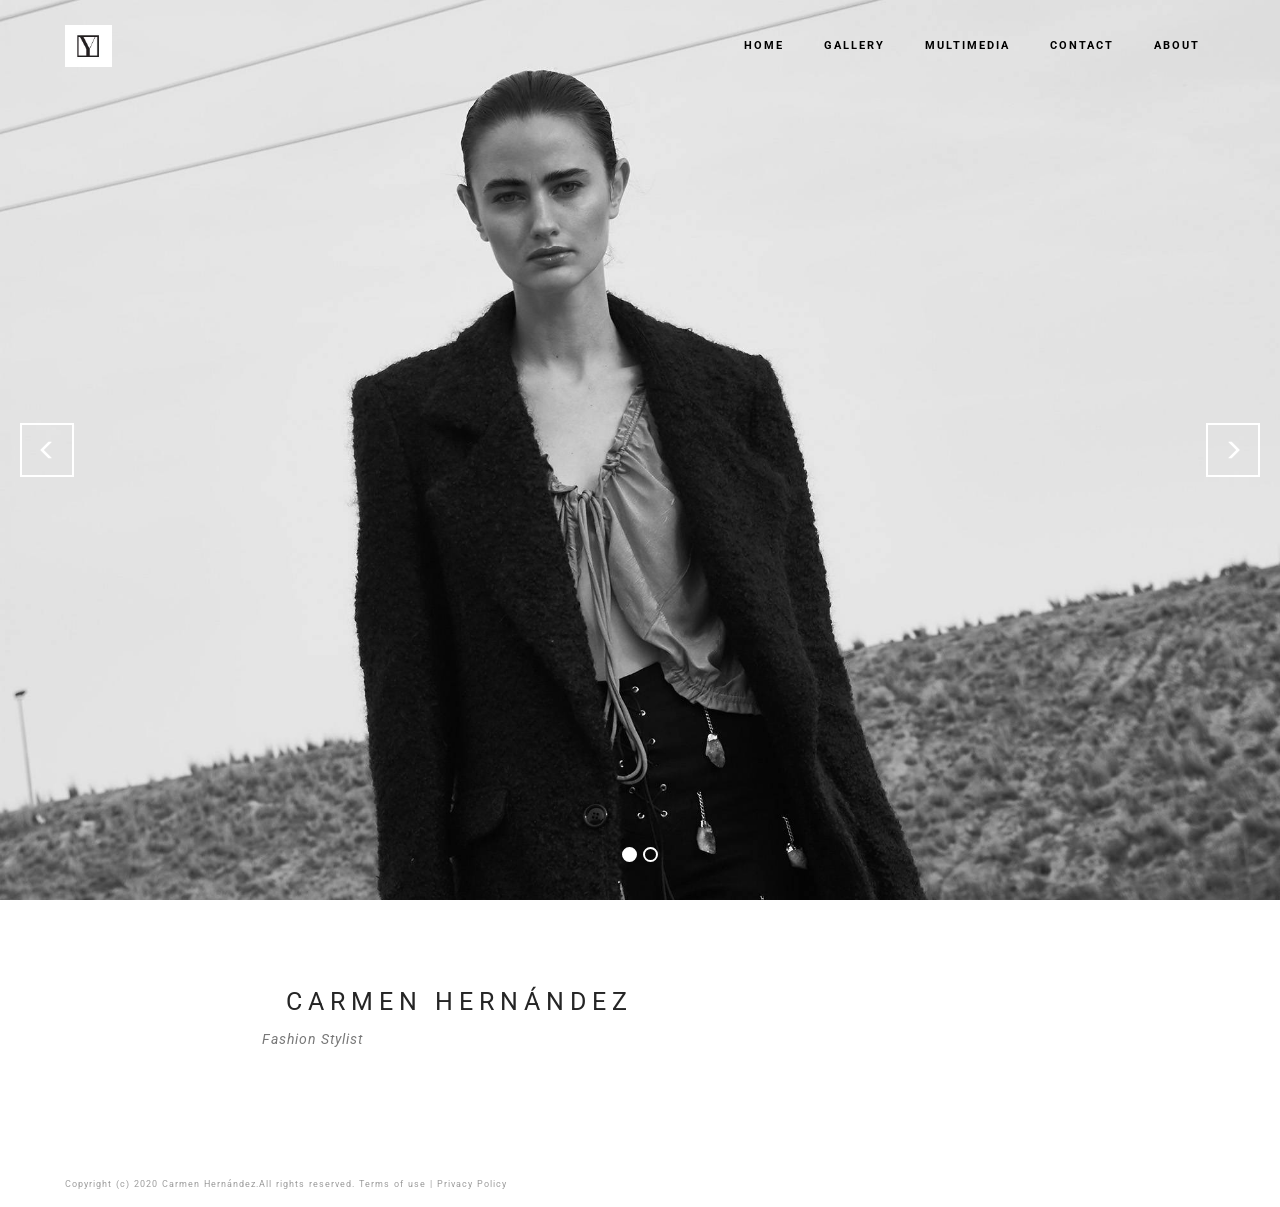
<file: index.html>
<!DOCTYPE html>
<html>
<head>
  <!-- Site made with Mobirise Website Builder v4.4.1, https://mobirise.com -->
  <meta charset="UTF-8">
  <meta http-equiv="X-UA-Compatible" content="IE=edge">
  <meta name="generator" content="Mobirise v4.4.1, mobirise.com">
  <meta name="viewport" content="width=device-width, initial-scale=1">
  <link rel="shortcut icon" href="assets/images/yiyi-142x128.jpg" type="image/x-icon">
  <meta name="description" content="Este es el portfolio de Carmen Hernández 
">
  <title>CARMEN HERNANDEZ </title>
  <link rel="stylesheet" href="https://fonts.googleapis.com/css?family=Roboto:700,400&subset=cyrillic,latin,greek,vietnamese">
  <link rel="stylesheet" href="assets/bootstrap/css/bootstrap.min.css">
  <link rel="stylesheet" href="assets/mobirise/css/style.css">
  <link rel="stylesheet" href="assets/dropdown-menu/style.css">
  <link rel="stylesheet" href="assets/mobirise-slider/style.css">
  <link rel="stylesheet" href="assets/mobirise/css/mbr-additional.css" type="text/css">
  
  
  
</head>
<body>
<section id="dropdown-menu-s" data-rv-view="0">

    <nav class="navbar navbar-dropdown transparent bg-color">

        <div class="container">

            <div class="navbar-brand">
                <a href="index.html" class="navbar-logo"><img src="assets/images/yiyi-142x128.jpg" alt="Mobirise"></a>
                
            </div>

            <button class="navbar-toggler pull-xs-right hidden-md-up" type="button" data-toggle="collapse" data-target="#exCollapsingNavbar">
                <div class="hamburger-icon"></div>
            </button>

            <ul class="nav-dropdown collapse pull-xs-right navbar-toggleable-sm nav navbar-nav" id="exCollapsingNavbar"><li class="nav-item"><a class="nav-link link" href="page7.html" aria-expanded="false"></a></li><li class="nav-item"><a class="nav-link link" href="index.html" aria-expanded="false">HOME</a></li><li class="nav-item"><a class="nav-link link" href="Page 1.html" aria-expanded="false">GALLERY</a></li><li class="nav-item"><a class="nav-link link" href="Page 2.html" aria-expanded="false">MULTIMEDIA</a></li><li class="nav-item"><a class="nav-link link" href="Page 3.html">CONTACT</a></li><li class="nav-item"><a class="nav-link link" href="Page 4.html" aria-expanded="false">ABOUT</a></li></ul>

        </div>

    </nav>

</section>

<section class="engine"><a href="https://mobirise.co/c">free website maker</a></section><section class="mbr-slider mbr-section mbr-section--no-padding carousel slide" data-ride="carousel" data-wrap="true" data-interval="5000" id="slider-u" data-rv-view="2" style="background-color: rgb(255, 255, 255);">
    <div class="mbr-section__container">
        <div>
            <ol class="carousel-indicators">
                <li data-app-prevent-settings="" data-target="#slider-u" data-slide-to="0" class="active"></li><li data-app-prevent-settings="" data-target="#slider-u" class="" data-slide-to="1"></li>
            </ol>
            <div class="carousel-inner" role="listbox">
                <div class="mbr-box mbr-section mbr-section--relative mbr-section--fixed-size mbr-section--bg-adapted item dark center mbr-section--full-height active" style="background-image: url(assets/images/8-1-2000x3000.jpg);">
                    <div class="mbr-box__magnet mbr-box__magnet--center-left mbr-box__magnet--sm-padding mbr-after-navbar">
                                            
                        <div class=" container">
                            
                            <div class="row">
                                <div class=" col-md-offset-1 col-md-6">  

                                <div class="mbr-hero">
                                    

                                    
                                </div>
                                
                                </div>
                            </div>
                        </div>
                    </div>
                </div><div class="mbr-box mbr-section mbr-section--relative mbr-section--fixed-size mbr-section--bg-adapted item dark center mbr-section--full-height" style="background-image: url(assets/images/5-2000x1333.jpg);">
                    <div class="mbr-box__magnet mbr-box__magnet--center-left mbr-box__magnet--sm-padding mbr-after-navbar">
                                            
                        <div class=" container">
                            
                            <div class="row">
                                <div class=" col-md-offset-1 col-md-6">  

                                <div class="mbr-hero">
                                    <h1 class="mbr-hero__text"></h1>

                                    <p class="mbr-hero__subtext"></p>
                                </div>
                                
                                </div>
                            </div>
                        </div>
                    </div>
                </div>
            </div>
            
            <a data-app-prevent-settings="" class="left carousel-control" role="button" data-slide="prev" href="#slider-u">
                <span class="glyphicon glyphicon-menu-left" aria-hidden="true"></span>
                <span class="sr-only">Previous</span>
            </a>
            <a data-app-prevent-settings="" class="right carousel-control" role="button" data-slide="next" href="#slider-u">
                <span class="glyphicon glyphicon-menu-right" aria-hidden="true"></span>
                <span class="sr-only">Next</span>
            </a>
        </div>
    </div>
</section>

<section class="mbr-section" id="header3-5i" data-rv-view="13">
    <div class="mbr-section__container container mbr-section__container--isolated">
        <div class="mbr-header mbr-header--wysiwyg row">
            <div class="col-sm-8 col-sm-offset-2">
                <h3 class="mbr-header__text"><span style="font-weight: normal;">&nbsp; CARMEN HERNÁNDEZ</span>&nbsp;<br></h3>
                <p class="mbr-header__subtext">Fashion Stylist<br></p>
            </div>
        </div>
    </div>
</section>

<footer class="mbr-section mbr-section--relative mbr-section--fixed-size" id="footer1-4c" data-rv-view="11" style="background-color: rgb(255, 255, 255);">
    
    <div class="mbr-section__container container">
        <div class="mbr-footer mbr-footer--wysiwyg row" style="padding-top: 36.9px; padding-bottom: 12.3px;">
            <div class="col-sm-12">
                <p class="mbr-footer__copyright">Copyright (c) 2020 Carmen Hernández.All rights reserved. Terms of use | Privacy Policy&nbsp;</p>
            </div>
        </div>
    </div>
</footer>


  <script src="assets/web/assets/jquery/jquery.min.js"></script>
  <script src="assets/bootstrap/js/bootstrap.min.js"></script>
  <script src="assets/smooth-scroll/smooth-scroll.js"></script>
  <script src="assets/bootstrap-carousel-swipe/bootstrap-carousel-swipe.js"></script>
  <script src="assets/mobirise/js/script.js"></script>
  <script src="assets/dropdown-menu/script.js"></script>
  
  
</body>
</html>
</file>
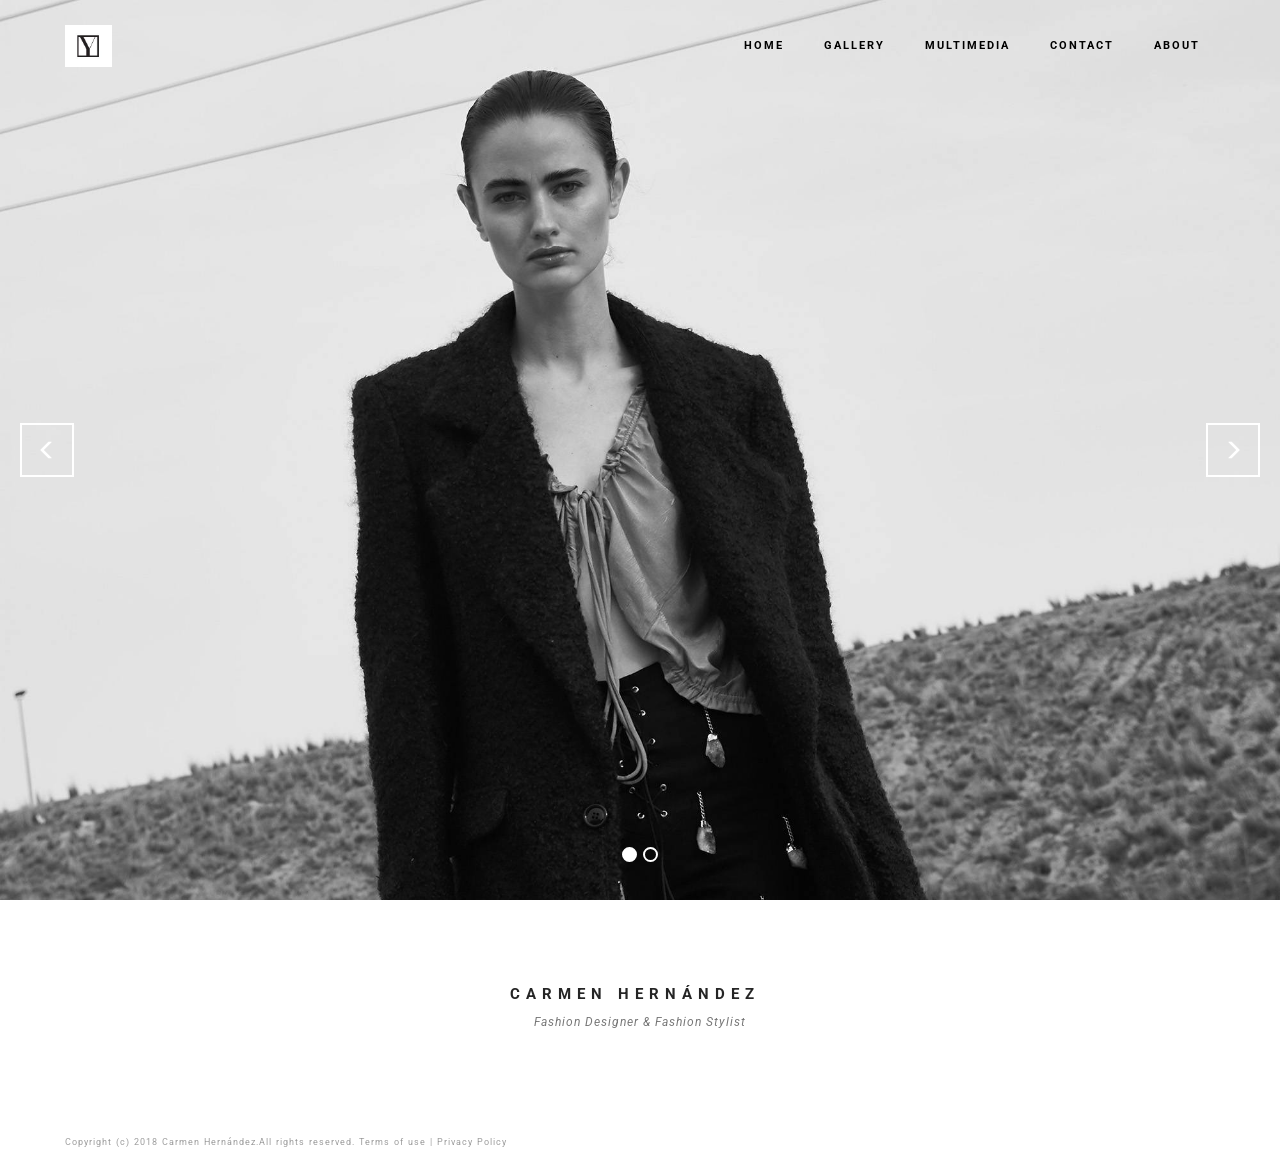
<file: CarmenHernandezFerreres/index.html>
<!DOCTYPE html>
<html>
<head>
  <!-- Site made with Mobirise Website Builder v4.4.1, https://mobirise.com -->
  <meta charset="UTF-8">
  <meta http-equiv="X-UA-Compatible" content="IE=edge">
  <meta name="generator" content="Mobirise v4.4.1, mobirise.com">
  <meta name="viewport" content="width=device-width, initial-scale=1">
  <link rel="shortcut icon" href="assets/images/yiyi-142x128.jpg" type="image/x-icon">
  <meta name="description" content="Este es el portfolio de Carmen Hernández 
">
  <title>CARMEN HERNANDEZ </title>
  <link rel="stylesheet" href="https://fonts.googleapis.com/css?family=Roboto:700,400&subset=cyrillic,latin,greek,vietnamese">
  <link rel="stylesheet" href="assets/bootstrap/css/bootstrap.min.css">
  <link rel="stylesheet" href="assets/mobirise/css/style.css">
  <link rel="stylesheet" href="assets/dropdown-menu/style.css">
  <link rel="stylesheet" href="assets/mobirise-slider/style.css">
  <link rel="stylesheet" href="assets/mobirise/css/mbr-additional.css" type="text/css">
  
  
  
</head>
<body>
<section id="dropdown-menu-s" data-rv-view="0">

    <nav class="navbar navbar-dropdown transparent bg-color">

        <div class="container">

            <div class="navbar-brand">
                <a href="index.html" class="navbar-logo"><img src="assets/images/yiyi-142x128.jpg" alt="Mobirise"></a>
                
            </div>

            <button class="navbar-toggler pull-xs-right hidden-md-up" type="button" data-toggle="collapse" data-target="#exCollapsingNavbar">
                <div class="hamburger-icon"></div>
            </button>

            <ul class="nav-dropdown collapse pull-xs-right navbar-toggleable-sm nav navbar-nav" id="exCollapsingNavbar"><li class="nav-item"><a class="nav-link link" href="page7.html" aria-expanded="false"></a></li><li class="nav-item"><a class="nav-link link" href="index.html" aria-expanded="false">HOME</a></li><li class="nav-item"><a class="nav-link link" href="page7.html" aria-expanded="false">GALLERY</a></li><li class="nav-item"><a class="nav-link link" href="page4.html" aria-expanded="false">MULTIMEDIA</a></li><li class="nav-item"><a class="nav-link link" href="page1.html">CONTACT</a></li><li class="nav-item"><a class="nav-link link" href="page3.html" aria-expanded="false">ABOUT</a></li></ul>

        </div>

    </nav>

</section>

<section class="engine"><a href="https://mobirise.co/i">build your own website</a></section><section class="mbr-slider mbr-section mbr-section--no-padding carousel slide" data-ride="carousel" data-wrap="true" data-interval="5000" id="slider-u" data-rv-view="2" style="background-color: rgb(255, 255, 255);">
    <div class="mbr-section__container">
        <div>
            <ol class="carousel-indicators">
                <li data-app-prevent-settings="" data-target="#slider-u" class="active" data-slide-to="0"></li><li data-app-prevent-settings="" data-target="#slider-u" data-slide-to="1"></li>
            </ol>
            <div class="carousel-inner" role="listbox">
                <div class="mbr-box mbr-section mbr-section--relative mbr-section--fixed-size mbr-section--bg-adapted item dark center mbr-section--full-height active" style="background-image: url(assets/images/8-1-2000x3000.jpg);">
                    <div class="mbr-box__magnet mbr-box__magnet--center-left mbr-box__magnet--sm-padding mbr-after-navbar">
                                            
                        <div class=" container">
                            
                            <div class="row">
                                <div class=" col-md-offset-1 col-md-6">  

                                <div class="mbr-hero">
                                    

                                    
                                </div>
                                
                                </div>
                            </div>
                        </div>
                    </div>
                </div><div class="mbr-box mbr-section mbr-section--relative mbr-section--fixed-size mbr-section--bg-adapted item dark center mbr-section--full-height" style="background-image: url(assets/images/5-2000x1333.jpg);">
                    <div class="mbr-box__magnet mbr-box__magnet--center-left mbr-box__magnet--sm-padding mbr-after-navbar">
                                            
                        <div class=" container">
                            
                            <div class="row">
                                <div class=" col-md-offset-1 col-md-6">  

                                <div class="mbr-hero">
                                    <h1 class="mbr-hero__text"></h1>

                                    <p class="mbr-hero__subtext"></p>
                                </div>
                                
                                </div>
                            </div>
                        </div>
                    </div>
                </div>
            </div>
            
            <a data-app-prevent-settings="" class="left carousel-control" role="button" data-slide="prev" href="#slider-u">
                <span class="glyphicon glyphicon-menu-left" aria-hidden="true"></span>
                <span class="sr-only">Previous</span>
            </a>
            <a data-app-prevent-settings="" class="right carousel-control" role="button" data-slide="next" href="#slider-u">
                <span class="glyphicon glyphicon-menu-right" aria-hidden="true"></span>
                <span class="sr-only">Next</span>
            </a>
        </div>
    </div>
</section>

<section class="mbr-section" id="header3-4j" data-rv-view="13">
    <div class="mbr-section__container container mbr-section__container--isolated">
        <div class="mbr-header mbr-header--wysiwyg row">
            <div class="col-sm-8 col-sm-offset-2">
                <h3 class="mbr-header__text">CARMEN HERNÁNDEZ&nbsp;</h3>
                <p class="mbr-header__subtext">Fashion Designer &amp; Fashion Stylist</p>
            </div>
        </div>
    </div>
</section>

<footer class="mbr-section mbr-section--relative mbr-section--fixed-size" id="footer1-4c" data-rv-view="11" style="background-color: rgb(255, 255, 255);">
    
    <div class="mbr-section__container container">
        <div class="mbr-footer mbr-footer--wysiwyg row" style="padding-top: 12.3px; padding-bottom: 12.3px;">
            <div class="col-sm-12">
                <p class="mbr-footer__copyright">Copyright (c) 2018 Carmen Hernández.All rights reserved. Terms of use | Privacy Policy&nbsp;</p>
            </div>
        </div>
    </div>
</footer>


  <script src="assets/web/assets/jquery/jquery.min.js"></script>
  <script src="assets/bootstrap/js/bootstrap.min.js"></script>
  <script src="assets/smooth-scroll/smooth-scroll.js"></script>
  <script src="assets/bootstrap-carousel-swipe/bootstrap-carousel-swipe.js"></script>
  <script src="assets/mobirise/js/script.js"></script>
  <script src="assets/dropdown-menu/script.js"></script>
  
  
</body>
</html>
</file>
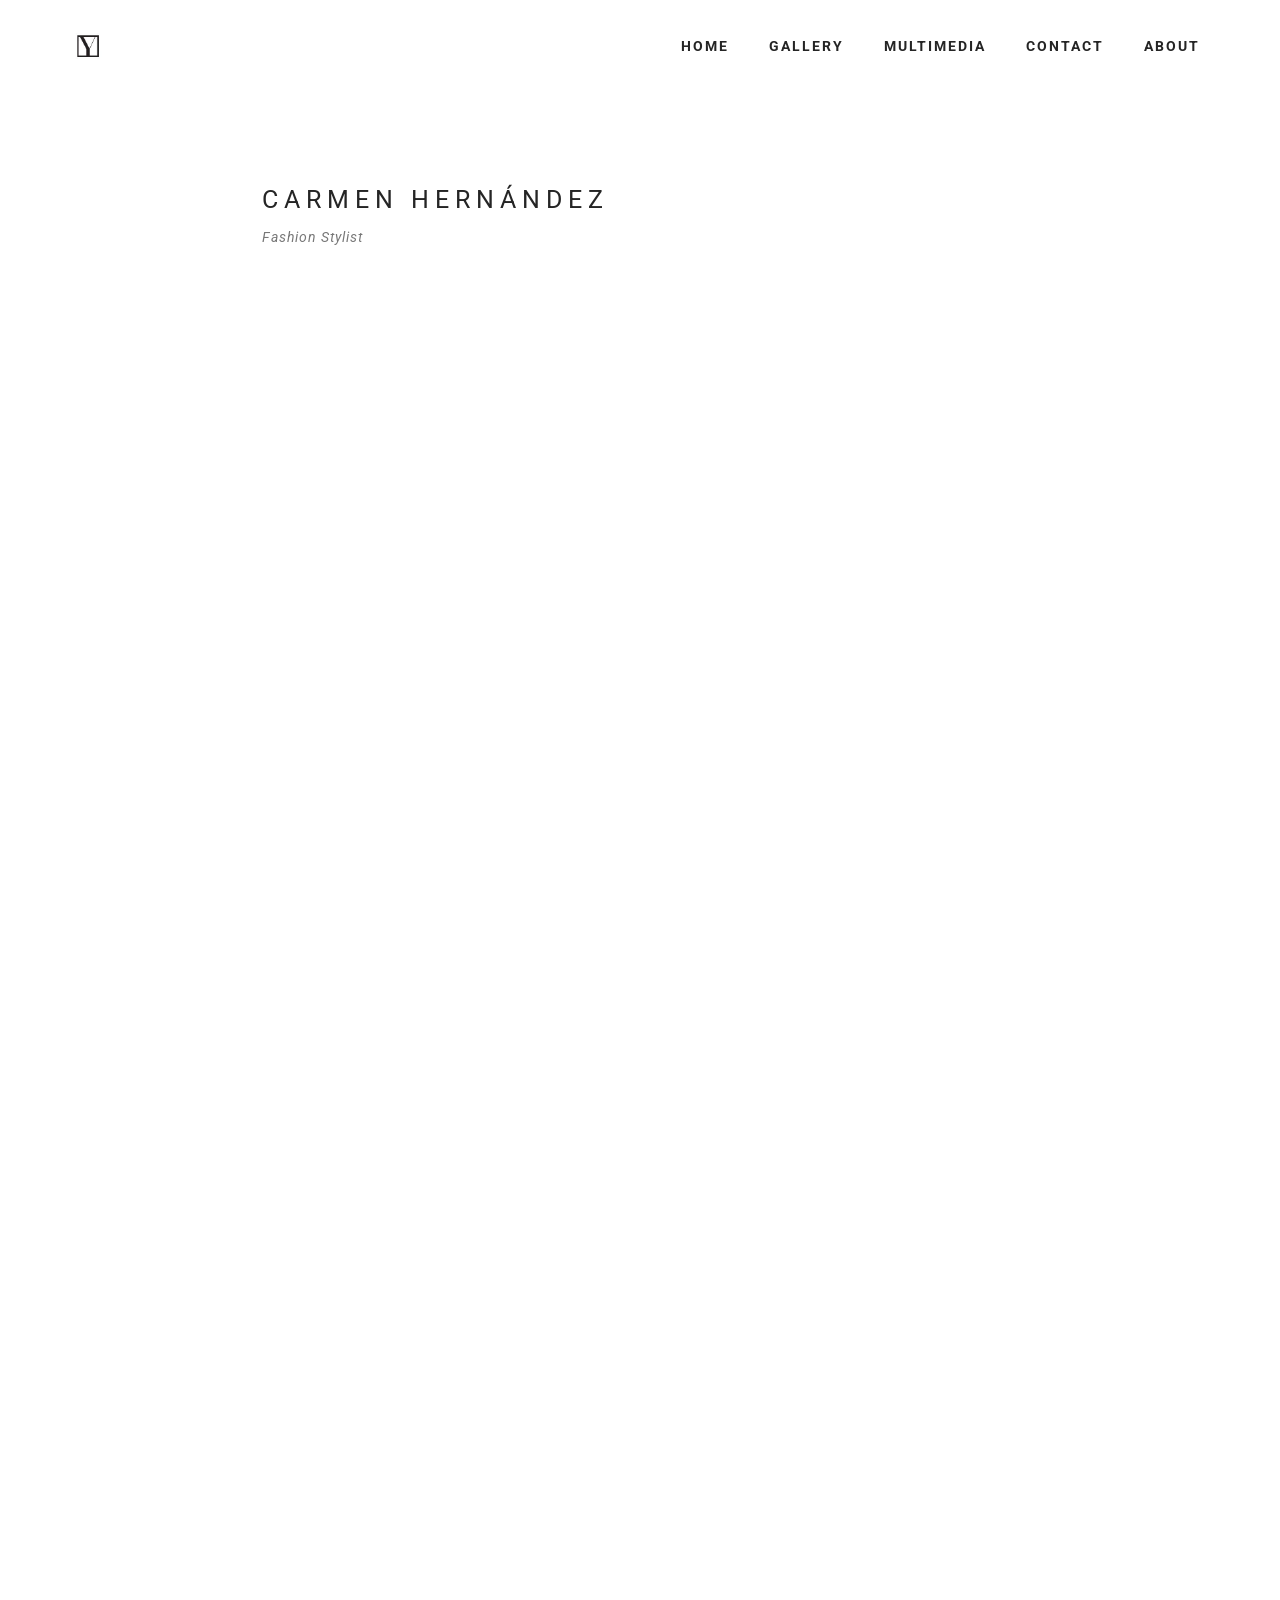
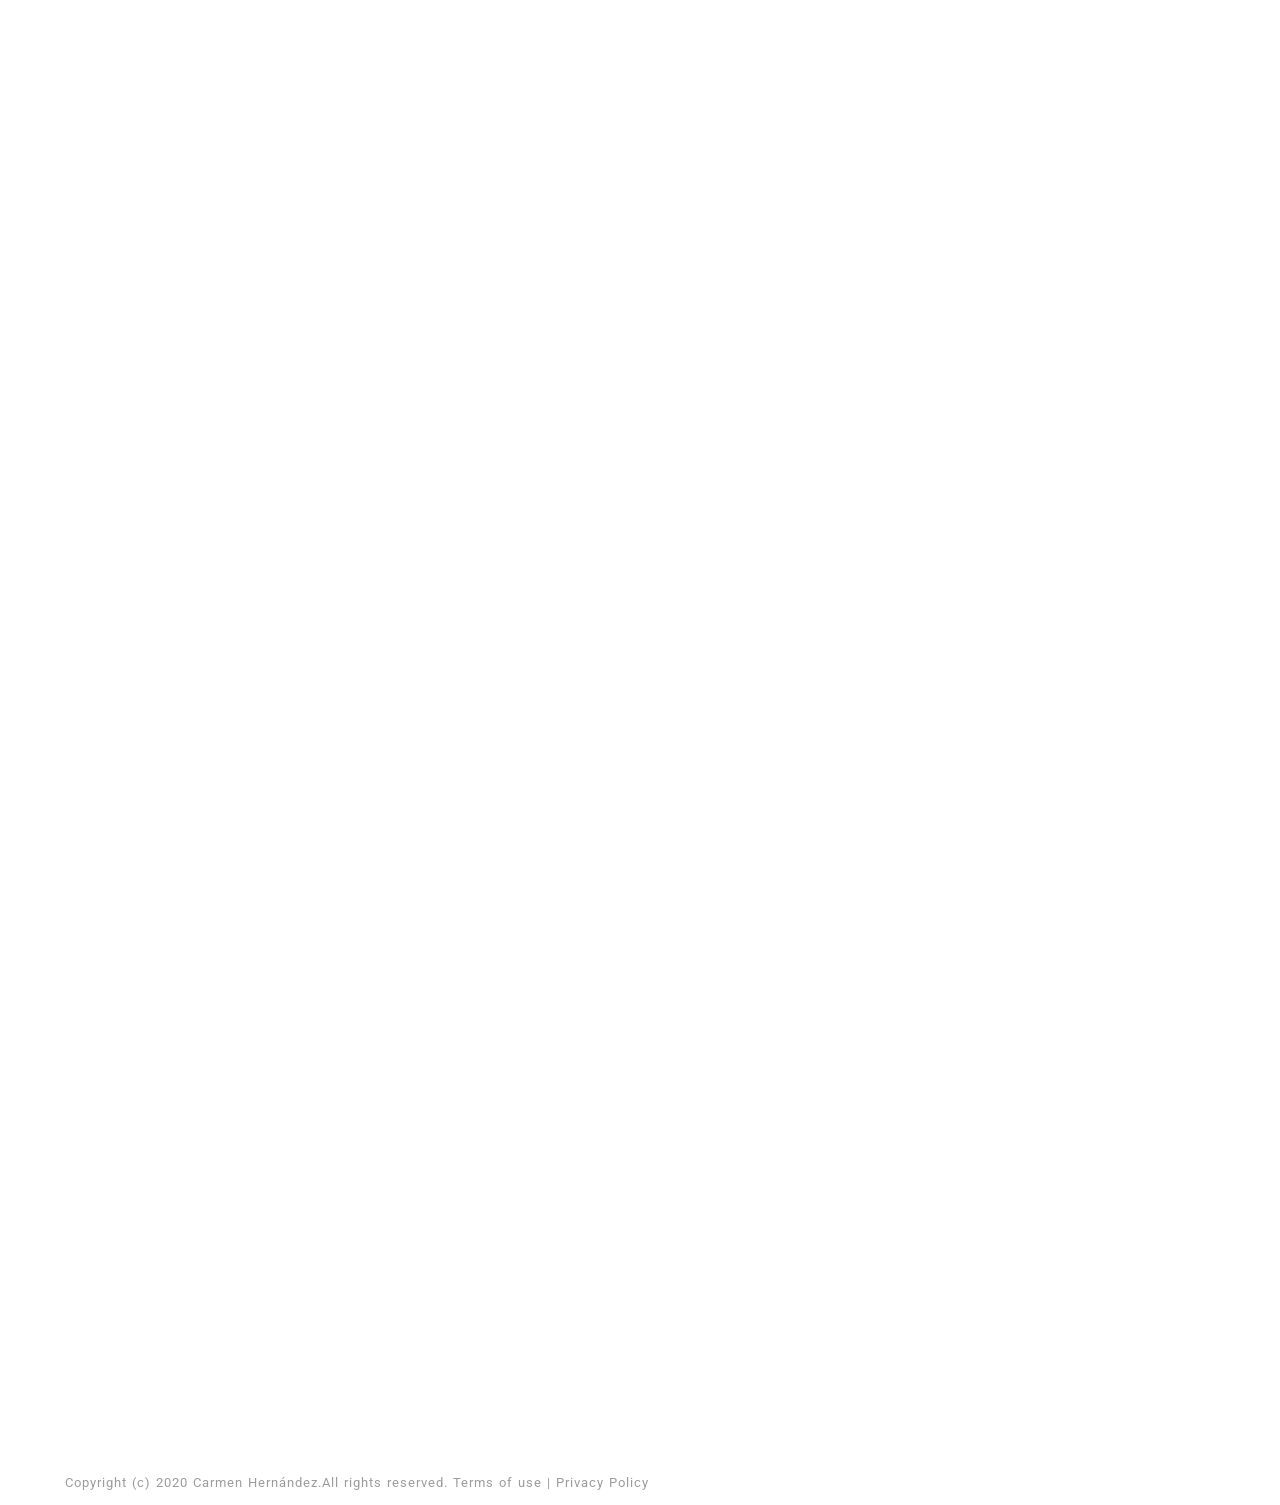
<file: Page 2.html>
<!DOCTYPE html>
<html>
<head>
  <!-- Site made with Mobirise Website Builder v4.4.1, https://mobirise.com -->
  <meta charset="UTF-8">
  <meta http-equiv="X-UA-Compatible" content="IE=edge">
  <meta name="generator" content="Mobirise v4.4.1, mobirise.com">
  <meta name="viewport" content="width=device-width, initial-scale=1">
  <link rel="shortcut icon" href="assets/images/yiyi-142x128.jpg" type="image/x-icon">
  <meta name="description" content="">
  <title>MULTIMEDIA</title>
  <link rel="stylesheet" href="https://fonts.googleapis.com/css?family=Roboto:700,400&subset=cyrillic,latin,greek,vietnamese">
  <link rel="stylesheet" href="assets/bootstrap/css/bootstrap.min.css">
  <link rel="stylesheet" href="assets/animate.css/animate.min.css">
  <link rel="stylesheet" href="assets/mobirise/css/style.css">
  <link rel="stylesheet" href="assets/dropdown-menu/style.css">
  <link rel="stylesheet" href="assets/mobirise/css/mbr-additional.css" type="text/css">
  
  
  
</head>
<body>
<section id="dropdown-menu-2btn-73" data-rv-view="242">

    <nav class="navbar navbar-dropdown">

        <div class="container">

            <div class="navbar-brand">
                <a href="index.html" class="navbar-logo"><img src="assets/images/yiyi-142x128.jpg" alt="Mobirise"></a>
                
            </div>

            <button class="navbar-toggler pull-xs-right hidden-md-up" type="button" data-toggle="collapse" data-target="#exCollapsingNavbar">
                <div class="hamburger-icon"></div>
            </button>

            <ul class="nav-dropdown collapse pull-xs-right navbar-toggleable-sm nav navbar-nav" id="exCollapsingNavbar"><li class="nav-item"><a class="nav-link link" href="index.html" aria-expanded="false"></a></li><li class="nav-item"><a class="nav-link link" href="page4.html" aria-expanded="false"></a></li><li class="nav-item dropdown"><a class="nav-link link" href="index.html" aria-expanded="false">HOME</a></li><li class="nav-item"><a class="nav-link link" href="Page 1.html" aria-expanded="false">GALLERY</a></li><li class="nav-item"><a class="nav-link link" href="Page 2.html" aria-expanded="false">MULTIMEDIA</a></li><li class="nav-item dropdown"><a class="nav-link link" href="Page 3.html" aria-expanded="false">CONTACT</a></li><li class="nav-item"><a class="nav-link link" href="Page 4.html">ABOUT</a></li></ul>

        </div>

    </nav>

</section>

<section class="engine"><a href="https://mobirise.co/d">free website software</a></section><section class="mbr-section mbr-after-navbar" id="header3-7a" data-rv-view="240">
    <div class="mbr-section__container container mbr-section__container--isolated">
        <div class="mbr-header mbr-header--wysiwyg row">
            <div class="col-sm-8 col-sm-offset-2">
                <h3 class="mbr-header__text"><span style="font-weight: normal;">CARMEN HERNÁNDEZ</span>&nbsp;</h3>
                <p class="mbr-header__subtext">Fashion Stylist</p>
            </div>
        </div>
    </div>
</section>

<section class="mbr-box mbr-section mbr-section--relative mbr-section--fixed-size mbr-section--full-height mbr-section--bg-adapted" id="header1-76" data-bg-video="https://www.youtube.com/embed/_hgdodHVH-I?rel=0&amp;amp;showinfo=0&amp;autoplay=0&amp;loop=0" data-rv-view="246">
    <div class="mbr-box__magnet mbr-box__magnet--sm-padding mbr-box__magnet--center-center">
        
        <div class="mbr-box__container mbr-section__container container">
            <div class="mbr-box mbr-box--stretched"><div class="mbr-box__magnet mbr-box__magnet--center-center">
                <div class="row"><div class=" col-sm-8 col-sm-offset-2">
                    <div class="mbr-hero animated fadeInUp">
                        
                        <p class="mbr-hero__subtext"></p>
                    </div>
                    <div class="mbr-buttons btn-inverse mbr-buttons--center"> <a class="mbr-buttons__btn btn btn-lg btn-default animated fadeInUp delay" href="https://www.youtube.com/embed/_hgdodHVH-I?rel=0&showinfo=0&autoplay=0&loop=0">PLAY</a></div>
                </div></div>
            </div></div>
        </div>
        <div class="mbr-arrow mbr-arrow--floating text-center">
            <div class="mbr-section__container container">
                <a class="mbr-arrow__link" href="#header1-77"><i class="glyphicon glyphicon-menu-down"></i></a>
            </div>
        </div>
    </div>
</section>

<section class="mbr-box mbr-section mbr-section--relative mbr-section--fixed-size mbr-section--full-height mbr-section--bg-adapted" id="header1-77" data-bg-video="https://www.youtube.com/embed/kK3hnVbS7Nw?rel=0&amp;amp;showinfo=0&amp;autoplay=0&amp;loop=0" data-rv-view="249">
    <div class="mbr-box__magnet mbr-box__magnet--sm-padding mbr-box__magnet--center-center">
        
        <div class="mbr-box__container mbr-section__container container">
            <div class="mbr-box mbr-box--stretched"><div class="mbr-box__magnet mbr-box__magnet--center-center">
                <div class="row"><div class=" col-sm-8 col-sm-offset-2">
                    <div class="mbr-hero animated fadeInUp">
                        
                        <p class="mbr-hero__subtext"></p>
                    </div>
                    <div class="mbr-buttons btn-inverse mbr-buttons--center"> <a class="mbr-buttons__btn btn btn-lg btn-default animated fadeInUp delay" href="https://www.youtube.com/embed/kK3hnVbS7Nw?rel=0&showinfo=0&autoplay=0&loop=0">PLAY</a></div>
                </div></div>
            </div></div>
        </div>
        <div class="mbr-arrow mbr-arrow--floating text-center">
            <div class="mbr-section__container container">
                <a class="mbr-arrow__link" href="#header1-78"><i class="glyphicon glyphicon-menu-down"></i></a>
            </div>
        </div>
    </div>
</section>

<section class="mbr-box mbr-section mbr-section--relative mbr-section--fixed-size mbr-section--full-height mbr-section--bg-adapted" id="header1-78" data-bg-video="https://www.youtube.com/embed/yVHhIjCwDcc?rel=0&amp;amp;showinfo=0&amp;autoplay=0&amp;loop=0" data-rv-view="252">
    <div class="mbr-box__magnet mbr-box__magnet--sm-padding mbr-box__magnet--center-center">
        
        <div class="mbr-box__container mbr-section__container container">
            <div class="mbr-box mbr-box--stretched"><div class="mbr-box__magnet mbr-box__magnet--center-center">
                <div class="row"><div class=" col-sm-8 col-sm-offset-2">
                    <div class="mbr-hero animated fadeInUp">
                        
                        <p class="mbr-hero__subtext"></p>
                    </div>
                    <div class="mbr-buttons btn-inverse mbr-buttons--center"> <a class="mbr-buttons__btn btn btn-lg btn-default animated fadeInUp delay" href="https://www.youtube.com/embed/yVHhIjCwDcc?rel=0&showinfo=0&autoplay=0&loop=0">PLAY</a></div>
                </div></div>
            </div></div>
        </div>
        <div class="mbr-arrow mbr-arrow--floating text-center">
            <div class="mbr-section__container container">
                <a class="mbr-arrow__link" href="#next"><i class="glyphicon glyphicon-menu-down"></i></a>
            </div>
        </div>
    </div>
</section>

<footer class="mbr-section mbr-section--relative mbr-section--fixed-size" id="footer1-74" data-rv-view="244" style="background-color: rgb(255, 255, 255);">
    
    <div class="mbr-section__container container">
        <div class="mbr-footer mbr-footer--wysiwyg row" style="padding-top: 36.9px; padding-bottom: 12.3px;">
            <div class="col-sm-12">
                <p class="mbr-footer__copyright">Copyright (c) 2020 Carmen Hernández.All rights reserved. Terms of use | Privacy Policy&nbsp;</p>
            </div>
        </div>
    </div>
</footer>


  <script src="assets/web/assets/jquery/jquery.min.js"></script>
  <script src="assets/bootstrap/js/bootstrap.min.js"></script>
  <script src="assets/smooth-scroll/smooth-scroll.js"></script>
  <script src="assets/jquery-mb-ytplayer/jquery.mb.ytplayer.min.js"></script>
  <script src="assets/mobirise/js/script.js"></script>
  <script src="assets/dropdown-menu/script.js"></script>
  
  
</body>
</html>
</file>
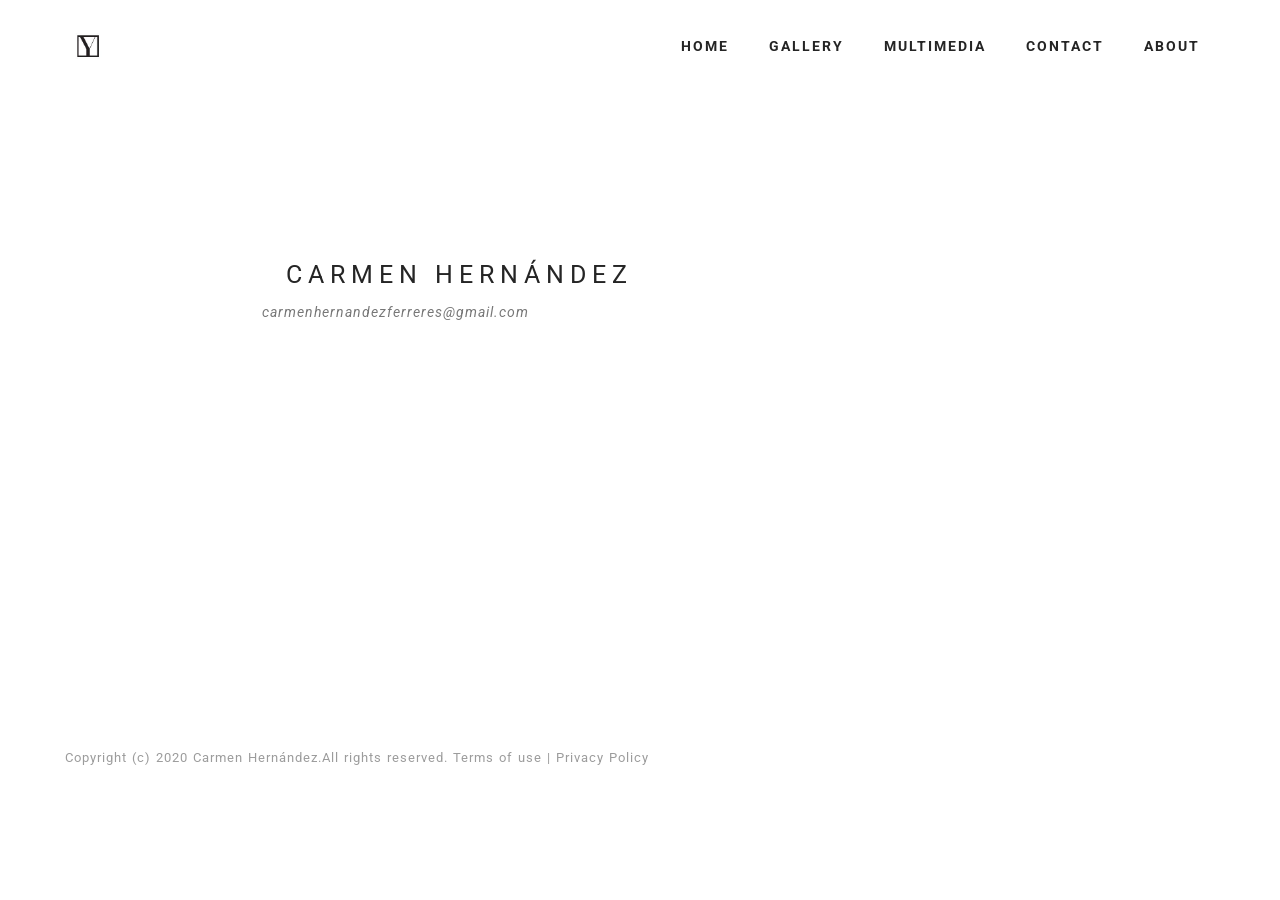
<file: Page 3.html>
<!DOCTYPE html>
<html>
<head>
  <!-- Site made with Mobirise Website Builder v4.4.1, https://mobirise.com -->
  <meta charset="UTF-8">
  <meta http-equiv="X-UA-Compatible" content="IE=edge">
  <meta name="generator" content="Mobirise v4.4.1, mobirise.com">
  <meta name="viewport" content="width=device-width, initial-scale=1">
  <link rel="shortcut icon" href="assets/images/yiyi-142x128.jpg" type="image/x-icon">
  <meta name="description" content="Website Maker Description">
  <title>CONTACT</title>
  <link rel="stylesheet" href="https://fonts.googleapis.com/css?family=Roboto:700,400&subset=cyrillic,latin,greek,vietnamese">
  <link rel="stylesheet" href="assets/bootstrap/css/bootstrap.min.css">
  <link rel="stylesheet" href="assets/mobirise/css/style.css">
  <link rel="stylesheet" href="assets/dropdown-menu/style.css">
  <link rel="stylesheet" href="assets/mobirise/css/mbr-additional.css" type="text/css">
  
  
  
</head>
<body>
<section id="dropdown-menu-2btn-5n" data-rv-view="255">

    <nav class="navbar navbar-dropdown">

        <div class="container">

            <div class="navbar-brand">
                <a href="index.html" class="navbar-logo"><img src="assets/images/yiyi-142x128.jpg" alt="Mobirise"></a>
                
            </div>

            <button class="navbar-toggler pull-xs-right hidden-md-up" type="button" data-toggle="collapse" data-target="#exCollapsingNavbar">
                <div class="hamburger-icon"></div>
            </button>

            <ul class="nav-dropdown collapse pull-xs-right navbar-toggleable-sm nav navbar-nav" id="exCollapsingNavbar"><li class="nav-item"><a class="nav-link link" href="index.html" aria-expanded="false"></a></li><li class="nav-item"><a class="nav-link link" href="page4.html" aria-expanded="false"></a></li><li class="nav-item dropdown"><a class="nav-link link" href="index.html" aria-expanded="false">HOME</a></li><li class="nav-item"><a class="nav-link link" href="Page 1.html" aria-expanded="false">GALLERY</a></li><li class="nav-item"><a class="nav-link link" href="Page 2.html" aria-expanded="false">MULTIMEDIA</a></li><li class="nav-item dropdown"><a class="nav-link link" href="Page 3.html" aria-expanded="false">CONTACT</a></li><li class="nav-item"><a class="nav-link link" href="Page 4.html">ABOUT</a></li></ul>

        </div>

    </nav>

</section>

<section class="engine"><a href="https://mobirise.co/e">web page builder software</a></section><section class="mbr-section mbr-after-navbar" id="header3-5p" data-rv-view="259">
    <div class="mbr-section__container container mbr-section__container--isolated">
        <div class="mbr-header mbr-header--wysiwyg row">
            <div class="col-sm-8 col-sm-offset-2">
                <h3 class="mbr-header__text"><br><br>&nbsp; <span style="font-weight: normal;">CARMEN HERNÁNDEZ</span>&nbsp;<br></h3>
                <p class="mbr-header__subtext">carmenhernandezferreres@gmail.com<br><br><br><br><br><br><br><br><br><br><br><br><br><br><br><br></p>
            </div>
        </div>
    </div>
</section>

<footer class="mbr-section mbr-section--relative mbr-section--fixed-size" id="footer1-5o" data-rv-view="257" style="background-color: rgb(255, 255, 255);">
    
    <div class="mbr-section__container container">
        <div class="mbr-footer mbr-footer--wysiwyg row" style="padding-top: 36.9px; padding-bottom: 12.3px;">
            <div class="col-sm-12">
                <p class="mbr-footer__copyright">Copyright (c) 2020 Carmen Hernández.All rights reserved. Terms of use | Privacy Policy&nbsp;</p>
            </div>
        </div>
    </div>
</footer>


  <script src="assets/web/assets/jquery/jquery.min.js"></script>
  <script src="assets/bootstrap/js/bootstrap.min.js"></script>
  <script src="assets/smooth-scroll/smooth-scroll.js"></script>
  <script src="assets/mobirise/js/script.js"></script>
  <script src="assets/dropdown-menu/script.js"></script>
  
  
</body>
</html>
</file>
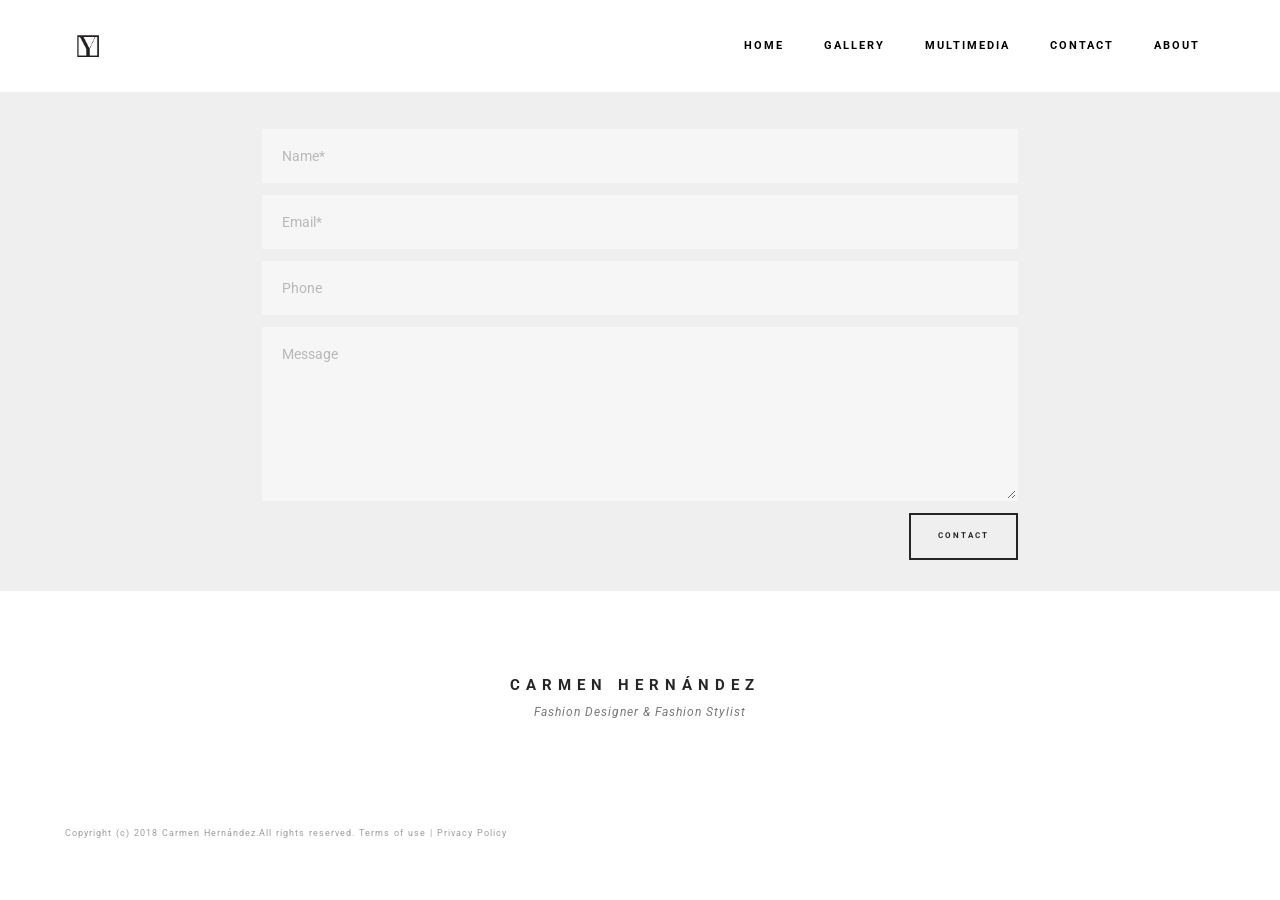
<file: page1.html>
<!DOCTYPE html>
<html>
<head>
  <!-- Site made with Mobirise Website Builder v4.4.1, https://mobirise.com -->
  <meta charset="UTF-8">
  <meta http-equiv="X-UA-Compatible" content="IE=edge">
  <meta name="generator" content="Mobirise v4.4.1, mobirise.com">
  <meta name="viewport" content="width=device-width, initial-scale=1">
  <link rel="shortcut icon" href="assets/images/yiyi-142x128.jpg" type="image/x-icon">
  <meta name="description" content="">
  <title>CONTACT</title>
  <link rel="stylesheet" href="https://fonts.googleapis.com/css?family=Roboto:700,400&subset=cyrillic,latin,greek,vietnamese">
  <link rel="stylesheet" href="assets/bootstrap/css/bootstrap.min.css">
  <link rel="stylesheet" href="assets/mobirise/css/style.css">
  <link rel="stylesheet" href="assets/dropdown-menu/style.css">
  <link rel="stylesheet" href="assets/mobirise/css/mbr-additional.css" type="text/css">
  
  
  
</head>
<body>
<section id="dropdown-menu-2btn-1h" data-rv-view="26">

    <nav class="navbar navbar-dropdown">

        <div class="container">

            <div class="navbar-brand">
                <a href="index.html" class="navbar-logo"><img src="assets/images/yiyi-142x128.jpg" alt="Mobirise"></a>
                
            </div>

            <button class="navbar-toggler pull-xs-right hidden-md-up" type="button" data-toggle="collapse" data-target="#exCollapsingNavbar">
                <div class="hamburger-icon"></div>
            </button>

            <ul class="nav-dropdown collapse pull-xs-right navbar-toggleable-sm nav navbar-nav" id="exCollapsingNavbar"><li class="nav-item"><a class="nav-link link" href="index.html" aria-expanded="false">HOME</a></li><li class="nav-item"><a class="nav-link link" href="page7.html" aria-expanded="false">GALLERY</a></li><li class="nav-item"><a class="nav-link link" href="page4.html" aria-expanded="false">MULTIMEDIA</a></li><li class="nav-item"><a class="nav-link link" href="page1.html" aria-expanded="false">CONTACT</a></li><li class="nav-item"><a class="nav-link link" href="page3.html">ABOUT</a></li></ul>

        </div>

    </nav>

</section>

<section class="engine"><a href="https://mobirise.co/l">free bootstrap themes</a></section><section class="mbr-section mbr-section--relative mbr-section--fixed-size mbr-after-navbar" id="form1-1n" data-rv-view="28" style="background-color: rgb(239, 239, 239);">
    
    <div class="mbr-section__container mbr-section__container--std-padding container" style="padding-top: 31px; padding-bottom: 31px;">
        <div class="row">
            <div class="col-sm-12">
                <div class="row">
                    <div class="col-sm-8 col-sm-offset-2" data-form-type="formoid">
                        
                        <div data-form-alert="true">
                            <div class="hide" data-form-alert-success="true">Thanks for filling out form!</div>
                        </div>
                        <form action="https://mobirise.com/" method="post" data-form-title="CONTACT FORM">
                            <input type="hidden" value="fM38pBSfhpUWMifSz4ypPnV20kA60rVNriIQCM/8U6vIFVa7tP9FQtUrCvMuQnIILR5YdciUaEcM3CLxRgEtKxDtbbKwPT54RB4aAG5JUIpFCL7ZJhCIvqGjTPn9/mO/" data-form-email="true">
                            <div class="form-group">
                                <input type="text" class="form-control" name="name" required="" placeholder="Name*" data-form-field="Name">
                            </div>
                            <div class="form-group">
                                <input type="email" class="form-control" name="email" required="" placeholder="Email*" data-form-field="Email">
                            </div>
                            <div class="form-group">
                                <input type="tel" class="form-control" name="phone" placeholder="Phone" data-form-field="Phone">
                            </div>
                            <div class="form-group">
                                <textarea class="form-control" name="message" rows="7" placeholder="Message" data-form-field="Message"></textarea>
                            </div>
                            <div class="mbr-buttons mbr-buttons--right"><button type="submit" class="mbr-buttons__btn btn btn-lg btn-default">CONTACT</button></div>
                        </form>
                    </div>
                </div>
            </div>
        </div>
    </div>
</section>

<section class="mbr-section" id="header3-4p" data-rv-view="39">
    <div class="mbr-section__container container mbr-section__container--isolated">
        <div class="mbr-header mbr-header--wysiwyg row">
            <div class="col-sm-8 col-sm-offset-2">
                <h3 class="mbr-header__text">CARMEN HERNÁNDEZ&nbsp;</h3>
                <p class="mbr-header__subtext">Fashion Designer &amp; Fashion Stylist</p>
            </div>
        </div>
    </div>
</section>

<footer class="mbr-section mbr-section--relative mbr-section--fixed-size" id="footer1-4c" data-rv-view="37" style="background-color: rgb(255, 255, 255);">
    
    <div class="mbr-section__container container">
        <div class="mbr-footer mbr-footer--wysiwyg row" style="padding-top: 12.3px; padding-bottom: 12.3px;">
            <div class="col-sm-12">
                <p class="mbr-footer__copyright">Copyright (c) 2018 Carmen Hernández.All rights reserved. Terms of use | Privacy Policy&nbsp;</p>
            </div>
        </div>
    </div>
</footer>


  <script src="assets/web/assets/jquery/jquery.min.js"></script>
  <script src="assets/bootstrap/js/bootstrap.min.js"></script>
  <script src="assets/smooth-scroll/smooth-scroll.js"></script>
  <!--[if lte IE 9]>
    <script src="assets/jquery-placeholder/jquery.placeholder.min.js"></script>
  <![endif]-->
  <script src="assets/mobirise/js/script.js"></script>
  <script src="assets/dropdown-menu/script.js"></script>
  <script src="assets/formoid/formoid.min.js"></script>
  
  
</body>
</html>
</file>
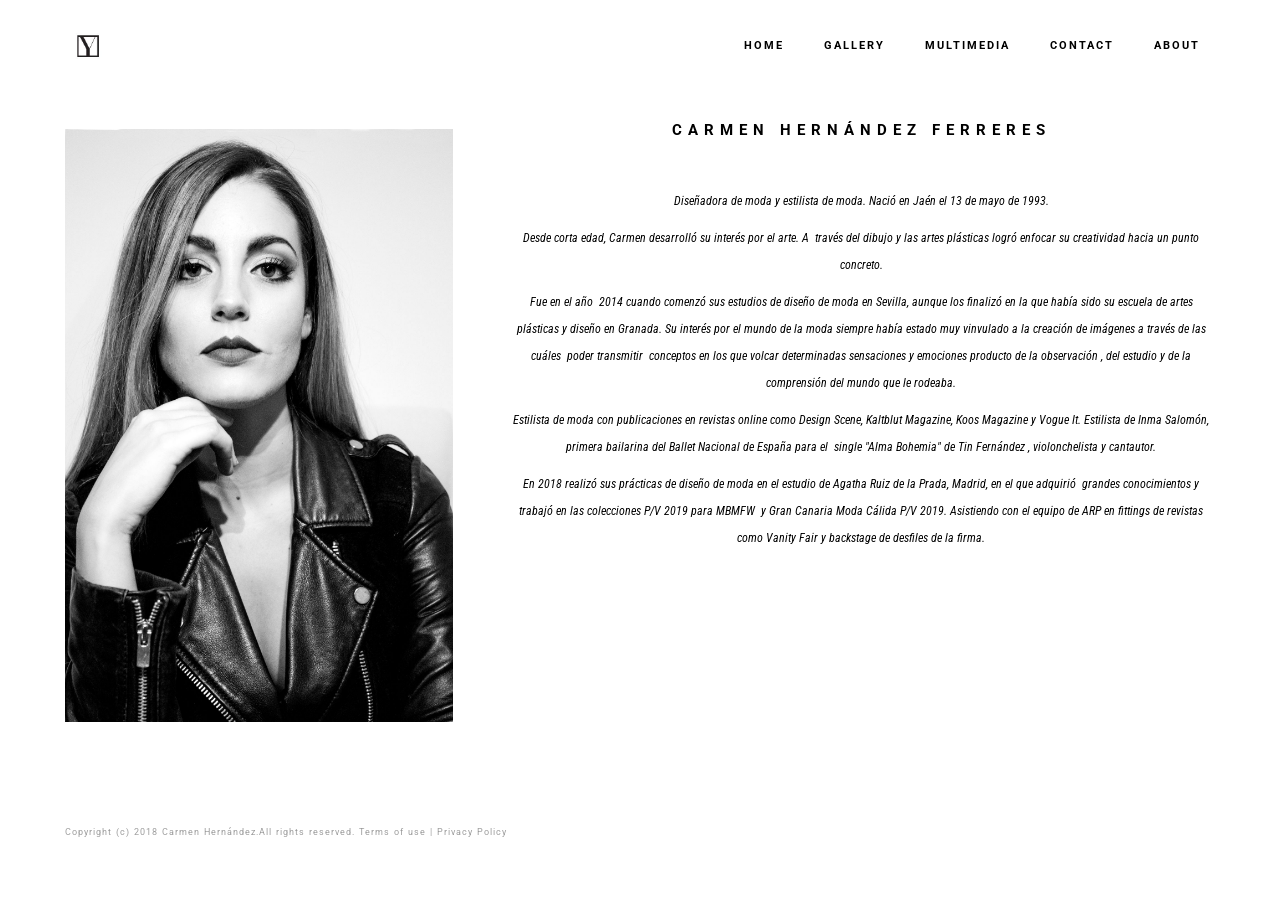
<file: page3.html>
<!DOCTYPE html>
<html>
<head>
  <!-- Site made with Mobirise Website Builder v4.4.1, https://mobirise.com -->
  <meta charset="UTF-8">
  <meta http-equiv="X-UA-Compatible" content="IE=edge">
  <meta name="generator" content="Mobirise v4.4.1, mobirise.com">
  <meta name="viewport" content="width=device-width, initial-scale=1">
  <link rel="shortcut icon" href="assets/images/yiyi-142x128.jpg" type="image/x-icon">
  <meta name="description" content="">
  <title>ABOUT</title>
  <link rel="stylesheet" href="https://fonts.googleapis.com/css?family=Roboto:700,400&subset=cyrillic,latin,greek,vietnamese">
  <link rel="stylesheet" href="assets/bootstrap/css/bootstrap.min.css">
  <link rel="stylesheet" href="assets/mobirise/css/style.css">
  <link rel="stylesheet" href="assets/dropdown-menu/style.css">
  <link rel="stylesheet" href="assets/mobirise/css/mbr-additional.css" type="text/css">
  
  
  
</head>
<body>
<section id="dropdown-menu-2btn-1h" data-rv-view="19">

    <nav class="navbar navbar-dropdown">

        <div class="container">

            <div class="navbar-brand">
                <a href="index.html" class="navbar-logo"><img src="assets/images/yiyi-142x128.jpg" alt="Mobirise"></a>
                
            </div>

            <button class="navbar-toggler pull-xs-right hidden-md-up" type="button" data-toggle="collapse" data-target="#exCollapsingNavbar">
                <div class="hamburger-icon"></div>
            </button>

            <ul class="nav-dropdown collapse pull-xs-right navbar-toggleable-sm nav navbar-nav" id="exCollapsingNavbar"><li class="nav-item"><a class="nav-link link" href="index.html" aria-expanded="false">HOME</a></li><li class="nav-item"><a class="nav-link link" href="page7.html" aria-expanded="false">GALLERY</a></li><li class="nav-item"><a class="nav-link link" href="page4.html" aria-expanded="false">MULTIMEDIA</a></li><li class="nav-item"><a class="nav-link link" href="page1.html" aria-expanded="false">CONTACT</a></li><li class="nav-item"><a class="nav-link link" href="page3.html">ABOUT</a></li></ul>

        </div>

    </nav>

</section>

<section class="engine"><a href="https://mobirise.co/q">bootstrap carousel</a></section><section class="mbr-section mbr-section--relative mbr-after-navbar" id="msg-box4-1r" data-rv-view="21" style="background-color: rgb(255, 255, 255);">
    
    <div class="mbr-section__container mbr-section__container--isolated container" style="padding-top: 31px; padding-bottom: 0px;">
        <div class="row">
            <div class="mbr-box mbr-box--fixed mbr-box--adapted">
                <div class="mbr-box__magnet mbr-box__magnet--top-right mbr-section__left col-sm-6 image-size" style="width: 30%;">
                    <figure class="mbr-figure mbr-figure--adapted mbr-figure--caption-inside-bottom mbr-figure--full-width"><img src="assets/images/-mg-77851-1400x2142.jpg" class="mbr-figure__img"></figure>
                </div>
                <div class="mbr-box__magnet mbr-class-mbr-box__magnet--center-left col-sm-6 content-size mbr-section__right">
                    <div class="mbr-section__container mbr-section__container--middle">
                        <div class="mbr-header mbr-header--auto-align mbr-header--wysiwyg">
                            <h3 class="mbr-header__text">CARMEN HERNÁNDEZ FERRERES<br><br></h3>
                            
                        </div>
                    </div>
                    <div class="mbr-section__container mbr-section__container--middle">
                        <div class="mbr-article mbr-article--auto-align mbr-article--wysiwyg"><p><em>Diseñadora de moda y estilista de moda. Nació en Jaén el 13 de mayo de 1993.</em></p><p><em> Desde corta edad, Carmen desarrolló su interés por el arte. A &nbsp;través del dibujo y las artes plásticas logró enfocar su creatividad hacia un punto concreto.</em></p><p><em>F</em><em>ue en el año &nbsp;2014 cuando comenzó sus estudios de diseño de moda en Sevilla, aunque los finalizó en la que había sido su escuela de artes plásticas y diseño en Granada. Su interés por el mundo de la moda siempre había estado muy vinvulado a la creación de imágenes a través de las cuáles &nbsp;poder transmitir &nbsp;conceptos en los que volcar determinadas sensaciones y emociones producto de la observación , del estudio y de la comprensión del mundo que le rodeaba. </em></p><p><em>Estilista de moda con publicaciones en revistas online como Design Scene, Kaltblut Magazine, Koos Magazine y Vogue It. Estilista de Inma Salomón, primera bailarina del Ballet Nacional de España para el &nbsp;single "Alma Bohemia" de Tin Fernández , violonchelista y cantautor.</em></p><p><em>En 2018 realizó sus prácticas de diseño de moda en el estudio de Agatha Ruiz de la Prada, Madrid, en el que adquirió &nbsp;grandes conocimientos y trabajó en las colecciones P/V 2019 para MBMFW &nbsp;y Gran Canaria Moda Cálida P/V 2019. Asistiendo con el equipo de ARP en fittings de revistas como Vanity Fair y backstage de desfiles de la firma.</em></p><p><br></p><p><em><br></em></p><p><em><br></em></p><p><em><br></em></p><p><br></p><p><br></p></div>
                    </div>
                    
                </div>
                
            </div>
        </div>
    </div>
</section>

<footer class="mbr-section mbr-section--relative mbr-section--fixed-size" id="footer1-4c" data-rv-view="24" style="background-color: rgb(255, 255, 255);">
    
    <div class="mbr-section__container container">
        <div class="mbr-footer mbr-footer--wysiwyg row" style="padding-top: 12.3px; padding-bottom: 12.3px;">
            <div class="col-sm-12">
                <p class="mbr-footer__copyright">Copyright (c) 2018 Carmen Hernández.All rights reserved. Terms of use | Privacy Policy&nbsp;</p>
            </div>
        </div>
    </div>
</footer>


  <script src="assets/web/assets/jquery/jquery.min.js"></script>
  <script src="assets/bootstrap/js/bootstrap.min.js"></script>
  <script src="assets/smooth-scroll/smooth-scroll.js"></script>
  <script src="assets/mobirise/js/script.js"></script>
  <script src="assets/dropdown-menu/script.js"></script>
  
  
</body>
</html>
</file>
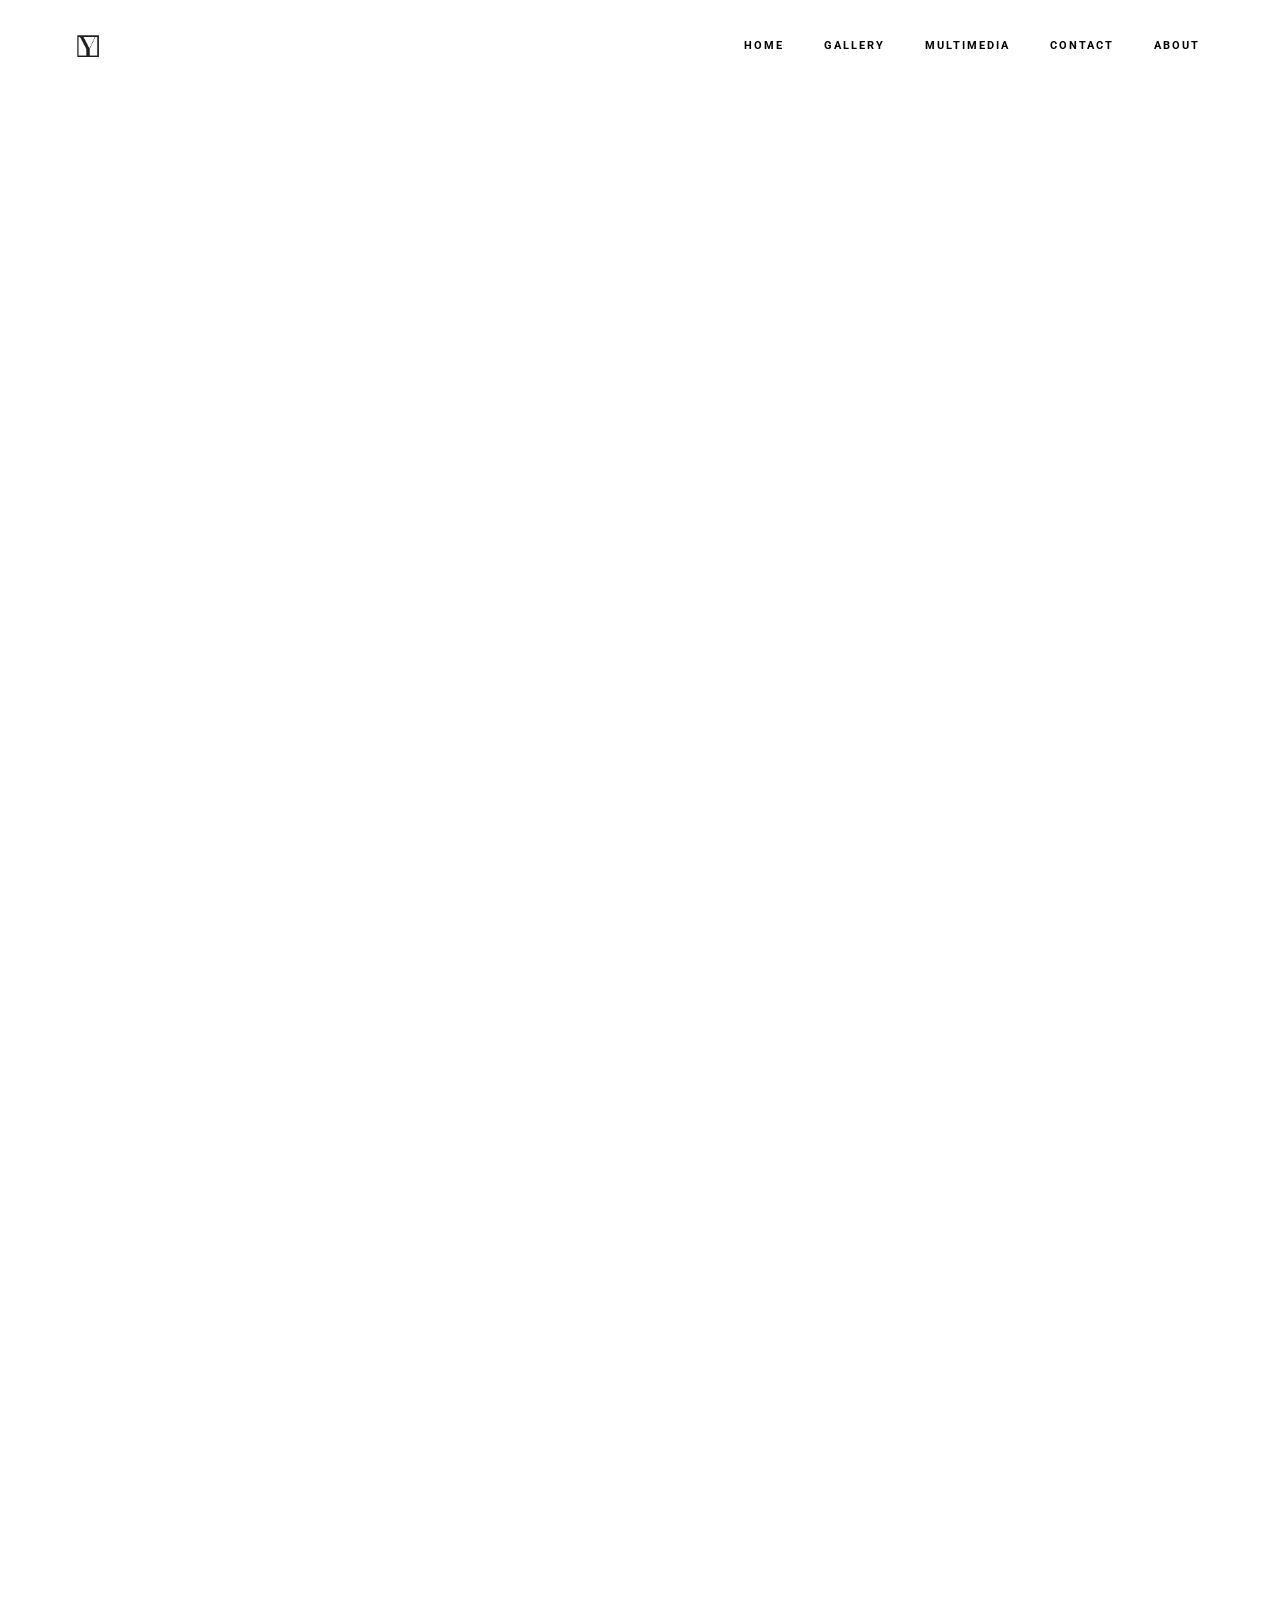
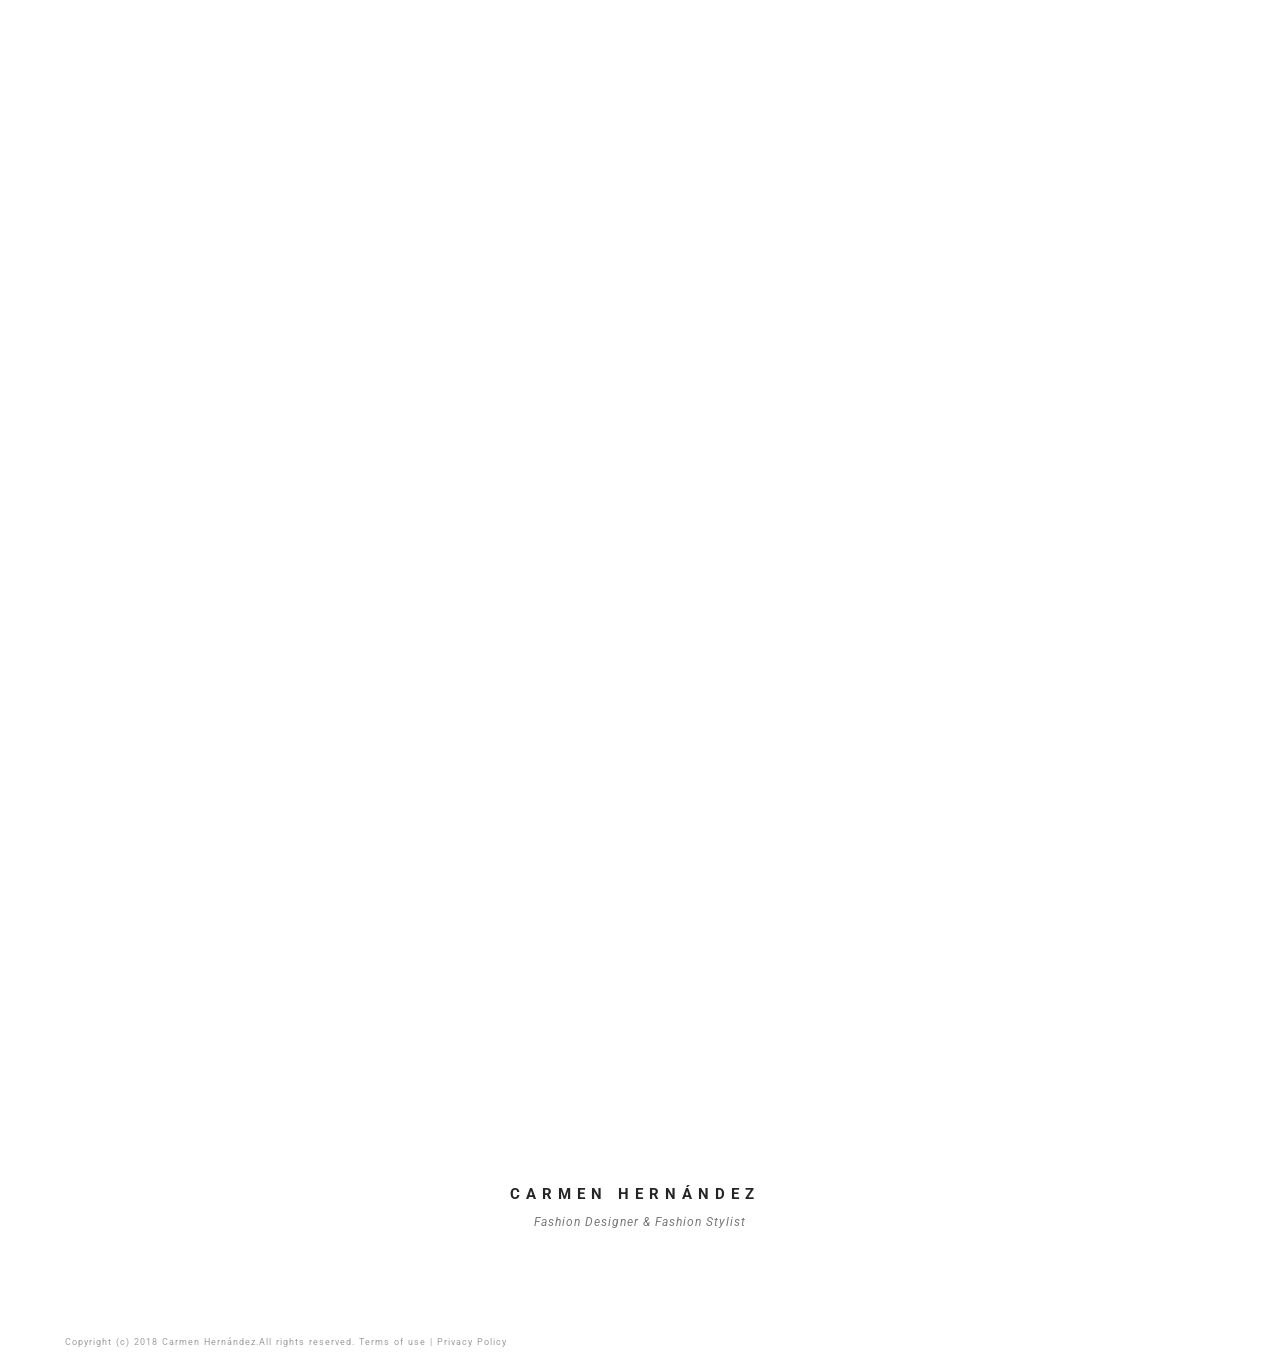
<file: page4.html>
<!DOCTYPE html>
<html>
<head>
  <!-- Site made with Mobirise Website Builder v4.4.1, https://mobirise.com -->
  <meta charset="UTF-8">
  <meta http-equiv="X-UA-Compatible" content="IE=edge">
  <meta name="generator" content="Mobirise v4.4.1, mobirise.com">
  <meta name="viewport" content="width=device-width, initial-scale=1">
  <link rel="shortcut icon" href="assets/images/yiyi-142x128.jpg" type="image/x-icon">
  <meta name="description" content="Site Maker Description">
  <title>MULTIMEDIA</title>
  <link rel="stylesheet" href="https://fonts.googleapis.com/css?family=Roboto:700,400&subset=cyrillic,latin,greek,vietnamese">
  <link rel="stylesheet" href="assets/bootstrap/css/bootstrap.min.css">
  <link rel="stylesheet" href="assets/animate.css/animate.min.css">
  <link rel="stylesheet" href="assets/mobirise/css/style.css">
  <link rel="stylesheet" href="assets/dropdown-menu/style.css">
  <link rel="stylesheet" href="assets/mobirise/css/mbr-additional.css" type="text/css">
  
  
  
</head>
<body>
<section id="dropdown-menu-2btn-4r" data-rv-view="136">

    <nav class="navbar navbar-dropdown">

        <div class="container">

            <div class="navbar-brand">
                <a href="index.html" class="navbar-logo"><img src="assets/images/yiyi-142x128.jpg" alt="Mobirise"></a>
                
            </div>

            <button class="navbar-toggler pull-xs-right hidden-md-up" type="button" data-toggle="collapse" data-target="#exCollapsingNavbar">
                <div class="hamburger-icon"></div>
            </button>

            <ul class="nav-dropdown collapse pull-xs-right navbar-toggleable-sm nav navbar-nav" id="exCollapsingNavbar"><li class="nav-item"><a class="nav-link link" href="index.html" aria-expanded="false">HOME</a></li><li class="nav-item"><a class="nav-link link" href="page7.html" aria-expanded="false">GALLERY</a></li><li class="nav-item"><a class="nav-link link" href="page4.html" aria-expanded="false">MULTIMEDIA</a></li><li class="nav-item"><a class="nav-link link" href="page1.html" aria-expanded="false">CONTACT</a></li><li class="nav-item"><a class="nav-link link" href="page3.html">ABOUT</a></li></ul>

        </div>

    </nav>

</section>

<section class="engine"><a href="https://mobirise.co/m">bootstrap table</a></section><section class="mbr-box mbr-section mbr-section--relative mbr-section--fixed-size mbr-section--full-height mbr-section--bg-adapted mbr-after-navbar" id="header1-54" data-bg-video="https://www.youtube.com/embed/kK3hnVbS7Nw?rel=0&amp;amp;showinfo=0&amp;autoplay=0&amp;loop=0" data-rv-view="133">
    <div class="mbr-box__magnet mbr-box__magnet--sm-padding mbr-box__magnet--center-left">
        
        <div class="mbr-box__container mbr-section__container container">
            <div class="mbr-box mbr-box--stretched"><div class="mbr-box__magnet mbr-box__magnet--center-left">
                <div class="row"><div class=" col-sm-6 col-sm-offset-6">
                    <div class="mbr-hero animated fadeInUp">
                        <h1 class="mbr-hero__text">CÓMO SE HIZO ENTROPY<br></h1>
                        <p class="mbr-hero__subtext">Video de cómo se hizo el &nbsp;Fashion Editorial Entropy.<br>CÁMARA María Martín Ferreres.<br>MONTAJE &nbsp;VÍDEO José Beteta.<br>EQUIPO Blow Models, Carmen Hernández, Edi Emanuel, Juanjo Gragera, Ginna Agume, Nia Morales &amp; Silvia Fernández.</p>
                    </div>
                    <div class="mbr-buttons btn-inverse mbr-buttons--left"> <a class="mbr-buttons__btn btn btn-lg btn-default animated fadeInUp delay" href="https://www.youtube.com/watch?v=kK3hnVbS7Nw">PLAY</a></div>
                </div></div>
            </div></div>
        </div>
        <div class="mbr-arrow mbr-arrow--floating text-center">
            <div class="mbr-section__container container">
                <a class="mbr-arrow__link" href="#footer1-4s"><i class="glyphicon glyphicon-menu-down"></i></a>
            </div>
        </div>
    </div>
</section>

<section class="mbr-box mbr-section mbr-section--relative mbr-section--fixed-size mbr-section--full-height mbr-section--bg-adapted" id="header1-4z" data-bg-video="https://www.youtube.com/embed/_hgdodHVH-I?rel=0&amp;amp;showinfo=0&amp;autoplay=0&amp;loop=0" data-rv-view="140">
    <div class="mbr-box__magnet mbr-box__magnet--sm-padding mbr-box__magnet--center-left">
        
        <div class="mbr-box__container mbr-section__container container">
            <div class="mbr-box mbr-box--stretched"><div class="mbr-box__magnet mbr-box__magnet--center-left">
                <div class="row"><div class=" col-sm-6 col-sm-offset-6">
                    <div class="mbr-hero animated fadeInUp">
                        <h1 class="mbr-hero__text">ENTROPY</h1>
                        <p class="mbr-hero__subtext">Video for Fashion Editorial Entropy</p>
                    </div>
                    <div class="mbr-buttons btn-inverse mbr-buttons--left"> <a class="mbr-buttons__btn btn btn-lg btn-default animated fadeInUp delay" href="https://www.youtube.com/watch?v=_hgdodHVH-I">PLAY</a></div>
                </div></div>
            </div></div>
        </div>
        <div class="mbr-arrow mbr-arrow--floating text-center">
            <div class="mbr-section__container container">
                <a class="mbr-arrow__link" href="#header1-51"><i class="glyphicon glyphicon-menu-down"></i></a>
            </div>
        </div>
    </div>
</section>

<section class="mbr-box mbr-section mbr-section--relative mbr-section--fixed-size mbr-section--full-height mbr-section--bg-adapted" id="header1-51" data-bg-video="https://www.youtube.com/embed/yVHhIjCwDcc?rel=0&amp;amp;showinfo=0&amp;autoplay=0&amp;loop=0" data-rv-view="143">
    <div class="mbr-box__magnet mbr-box__magnet--sm-padding mbr-box__magnet--center-left">
        
        <div class="mbr-box__container mbr-section__container container">
            <div class="mbr-box mbr-box--stretched"><div class="mbr-box__magnet mbr-box__magnet--center-left">
                <div class="row"><div class=" col-sm-6 col-sm-offset-6">
                    <div class="mbr-hero animated fadeInUp">
                        <h1 class="mbr-hero__text">ALMA BOHEMIA</h1>
                        <p class="mbr-hero__subtext">MUSIC VIDEO del artista Tin Fernandez de su nuevo single Alma bohemia.
<br>Con la colaboración especial de la primera bailarina del Ballet Nacional de España, Inma Salomón.
<br>DIRECCIÓN por Pablo Ruiz Sanchez en las ruinas romanas de Baelo Claudia, Bolonia (Cádiz).
<br>ESTILISMOS &nbsp;Carmen Hernández.
<br>ASISTENTE DE CÁMARA Daniel Valdemoro.</p>
                    </div>
                    <div class="mbr-buttons btn-inverse mbr-buttons--left"> <a class="mbr-buttons__btn btn btn-lg btn-default animated fadeInUp delay" href="https://www.youtube.com/watch?v=yVHhIjCwDcc">PLAY</a></div>
                </div></div>
            </div></div>
        </div>
        <div class="mbr-arrow mbr-arrow--floating text-center">
            <div class="mbr-section__container container">
                <a class="mbr-arrow__link" href="#header3-4y"><i class="glyphicon glyphicon-menu-down"></i></a>
            </div>
        </div>
    </div>
</section>

<section class="mbr-section" id="header3-4y" data-rv-view="146">
    <div class="mbr-section__container container mbr-section__container--isolated">
        <div class="mbr-header mbr-header--wysiwyg row">
            <div class="col-sm-8 col-sm-offset-2">
                <h3 class="mbr-header__text">CARMEN HERNÁNDEZ&nbsp;</h3>
                <p class="mbr-header__subtext">Fashion Designer &amp; Fashion Stylist</p>
            </div>
        </div>
    </div>
</section>

<footer class="mbr-section mbr-section--relative mbr-section--fixed-size" id="footer1-4s" data-rv-view="138" style="background-color: rgb(255, 255, 255);">
    
    <div class="mbr-section__container container">
        <div class="mbr-footer mbr-footer--wysiwyg row" style="padding-top: 12.3px; padding-bottom: 12.3px;">
            <div class="col-sm-12">
                <p class="mbr-footer__copyright">Copyright (c) 2018 Carmen Hernández.All rights reserved. Terms of use | Privacy Policy&nbsp;</p>
            </div>
        </div>
    </div>
</footer>


  <script src="assets/web/assets/jquery/jquery.min.js"></script>
  <script src="assets/bootstrap/js/bootstrap.min.js"></script>
  <script src="assets/smooth-scroll/smooth-scroll.js"></script>
  <script src="assets/jquery-mb-ytplayer/jquery.mb.ytplayer.min.js"></script>
  <script src="assets/mobirise/js/script.js"></script>
  <script src="assets/dropdown-menu/script.js"></script>
  
  
</body>
</html>
</file>
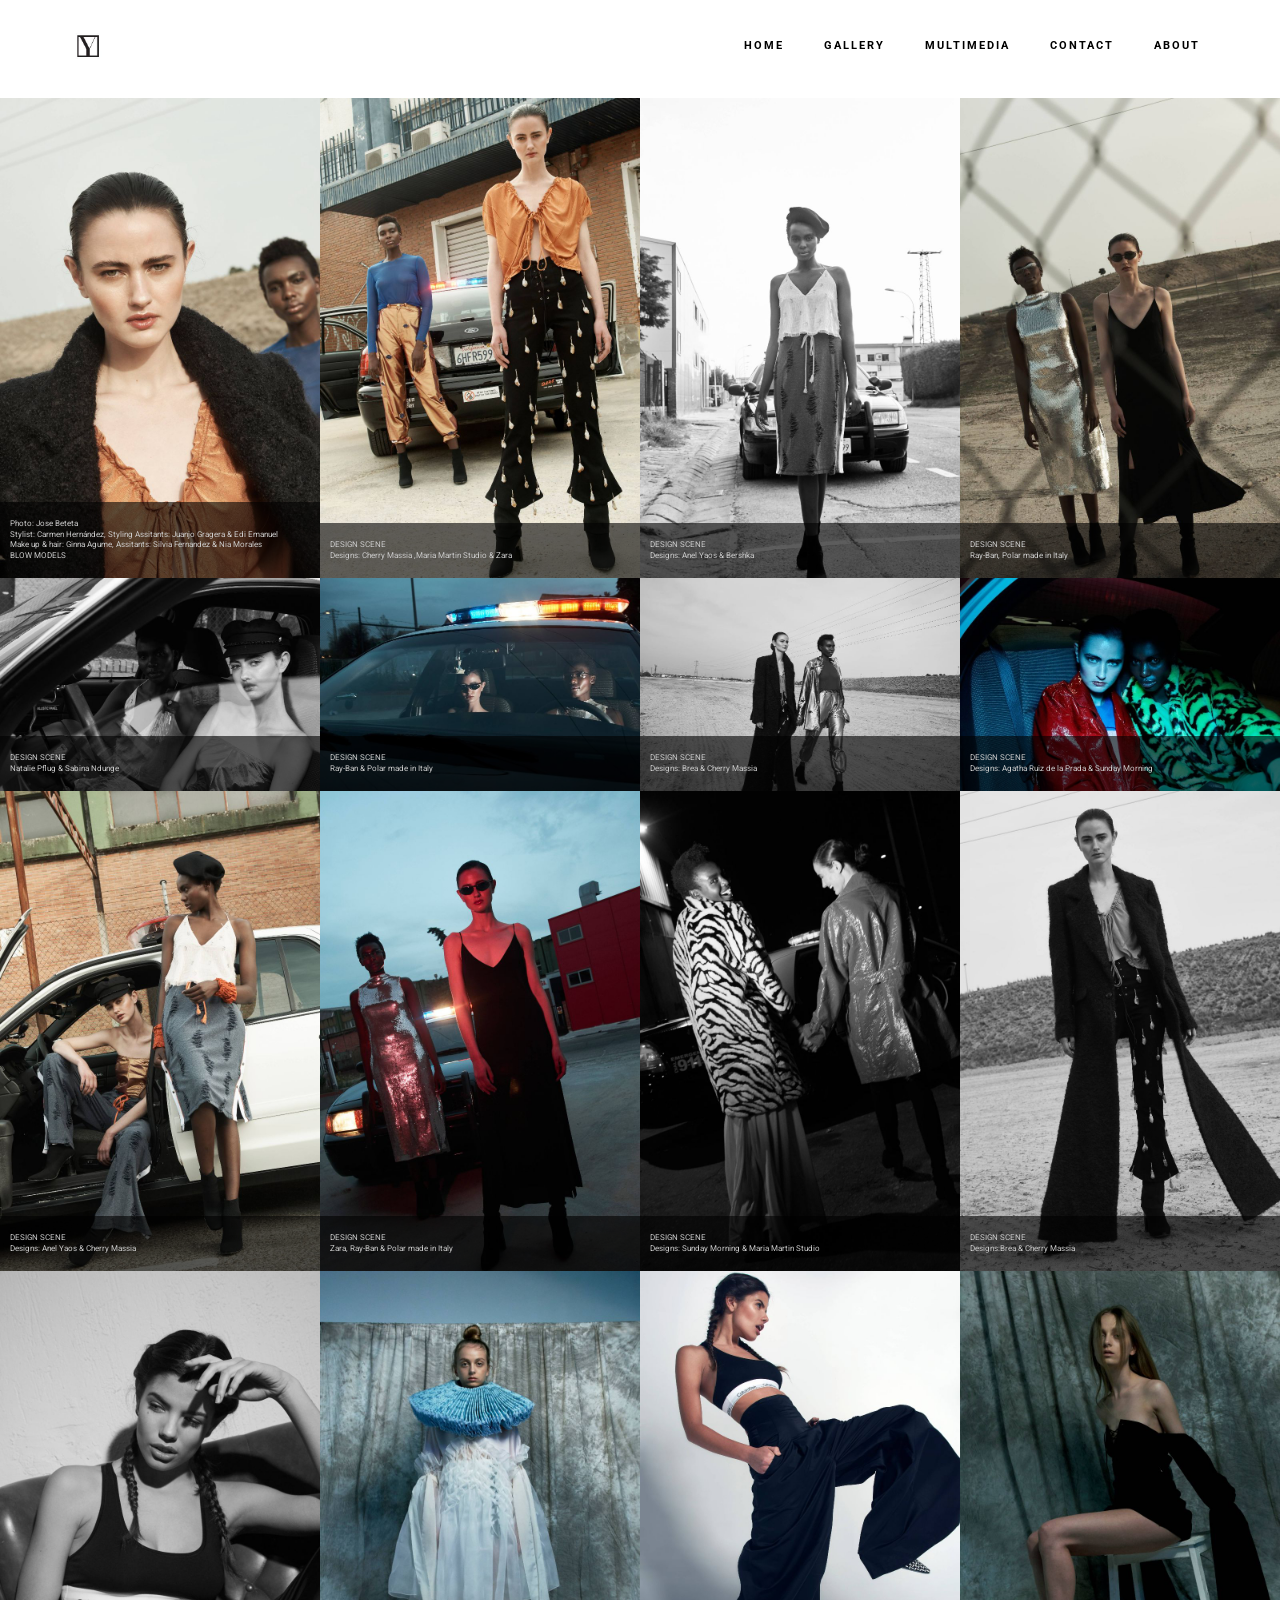
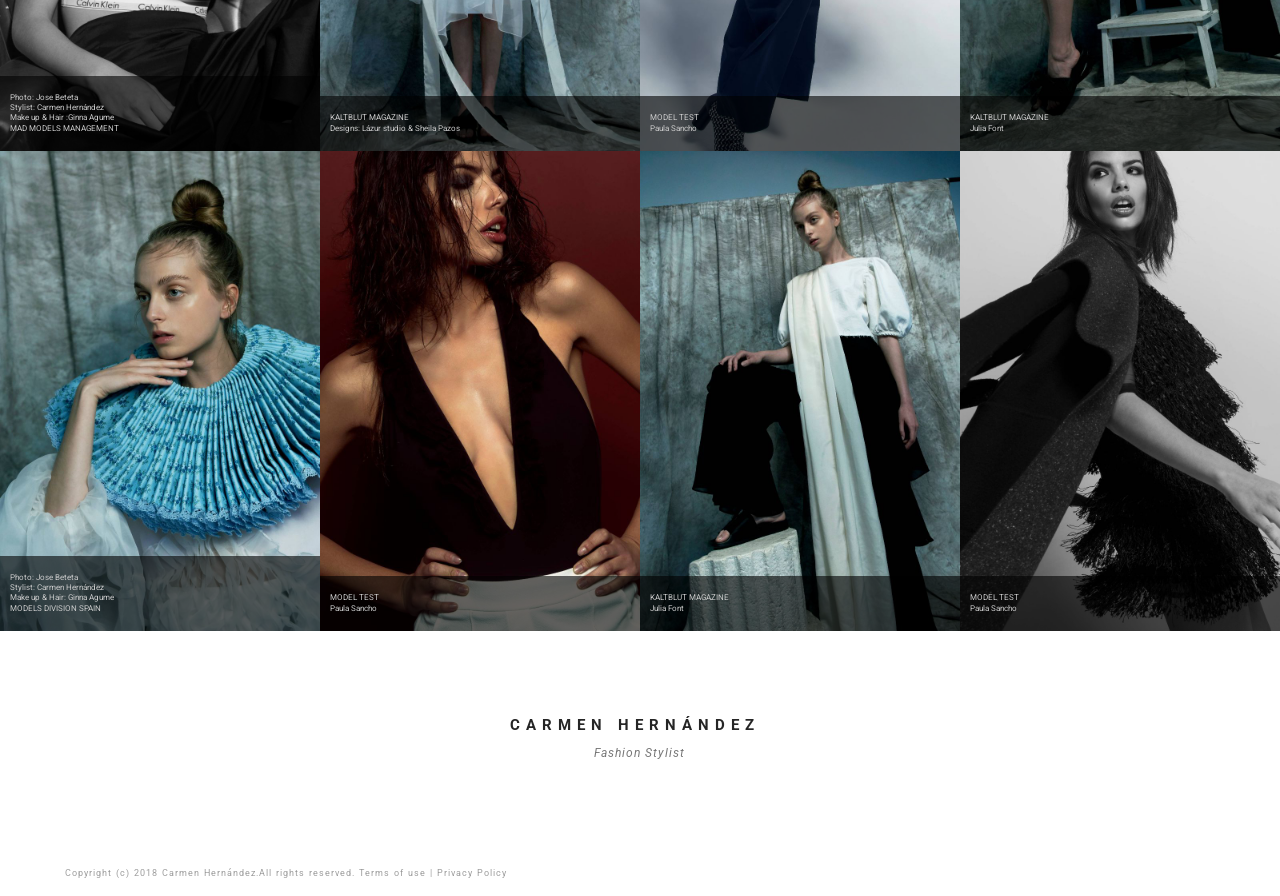
<file: page7.html>
<!DOCTYPE html>
<html>
<head>
  <!-- Site made with Mobirise Website Builder v4.4.1, https://mobirise.com -->
  <meta charset="UTF-8">
  <meta http-equiv="X-UA-Compatible" content="IE=edge">
  <meta name="generator" content="Mobirise v4.4.1, mobirise.com">
  <meta name="viewport" content="width=device-width, initial-scale=1">
  <link rel="shortcut icon" href="assets/images/yiyi-142x128.jpg" type="image/x-icon">
  <meta name="description" content="Web Site Creator Description">
  <title>GALLERY</title>
  <link rel="stylesheet" href="https://fonts.googleapis.com/css?family=Roboto:700,400&subset=cyrillic,latin,greek,vietnamese">
  <link rel="stylesheet" href="assets/bootstrap/css/bootstrap.min.css">
  <link rel="stylesheet" href="assets/mobirise/css/style.css">
  <link rel="stylesheet" href="assets/dropdown-menu/style.css">
  <link rel="stylesheet" href="assets/mobirise-gallery/style.css">
  <link rel="stylesheet" href="assets/mobirise-slider/style.css">
  <link rel="stylesheet" href="assets/mobirise/css/mbr-additional.css" type="text/css">
  
  
  
</head>
<body>
<section id="dropdown-menu-2btn-1h" data-rv-view="41">

    <nav class="navbar navbar-dropdown">

        <div class="container">

            <div class="navbar-brand">
                <a href="index.html" class="navbar-logo"><img src="assets/images/yiyi-142x128.jpg" alt="Mobirise"></a>
                
            </div>

            <button class="navbar-toggler pull-xs-right hidden-md-up" type="button" data-toggle="collapse" data-target="#exCollapsingNavbar">
                <div class="hamburger-icon"></div>
            </button>

            <ul class="nav-dropdown collapse pull-xs-right navbar-toggleable-sm nav navbar-nav" id="exCollapsingNavbar"><li class="nav-item"><a class="nav-link link" href="index.html" aria-expanded="false">HOME</a></li><li class="nav-item"><a class="nav-link link" href="page7.html" aria-expanded="false">GALLERY</a></li><li class="nav-item"><a class="nav-link link" href="page4.html" aria-expanded="false">MULTIMEDIA</a></li><li class="nav-item"><a class="nav-link link" href="page1.html" aria-expanded="false">CONTACT</a></li><li class="nav-item"><a class="nav-link link" href="page3.html">ABOUT</a></li></ul>

        </div>

    </nav>

</section>

<section class="engine"><a href="https://mobirise.co/j">how to design a website</a></section><section class="mbr-gallery mbr-section mbr-section--no-padding mbr-after-navbar" id="gallery1-49" data-rv-view="43" style="background-color: rgb(255, 255, 255);">
    <!-- Gallery -->
    <div class=" mbr-gallery-layout-default">
        <div>
            <div class="row mbr-gallery-row no-gutter">

                <div class="col-lg-3 col-md-4 col-sm-6 col-xs-12 mbr-gallery-item">

                     <figcaption class="mbr-figure__caption mbr-figure__caption--std-grid">
                        <div class="mbr-caption-background"></div>
                        <small class="mbr-figure__caption-small">Photo: Jose Beteta<br>Stylist: Carmen Hernández, Styling Assitants: Juanjo Gragera &amp; Edi Emanuel<br>Make up &amp; hair: Ginna Agume, Assitants: Silvia Fernandez &amp; Nia Morales<br>BLOW MODELS<br></small>
                    </figcaption>

                    <a href="#lb-gallery1-49" data-slide-to="0" data-toggle="modal">
                        <img src="assets/images/7-1-2000x3000-800x1200.jpg" alt="">
                        <span class="icon glyphicon glyphicon-zoom-in"></span>
                    </a>
                </div><div class="col-lg-3 col-md-4 col-sm-6 col-xs-12 mbr-gallery-item">

                     <figcaption class="mbr-figure__caption mbr-figure__caption--std-grid">
                        <div class="mbr-caption-background"></div>
                        <small class="mbr-figure__caption-small">DESIGN SCENE<br>Designs: Cherry Massia ,Maria Martin Studio &amp; Zara</small>
                    </figcaption>

                    <a href="#lb-gallery1-49" data-slide-to="1" data-toggle="modal">
                        <img src="assets/images/4-2000x3000-800x1200.jpg" alt="">
                        <span class="icon glyphicon glyphicon-zoom-in"></span>
                    </a>
                </div><div class="col-lg-3 col-md-4 col-sm-6 col-xs-12 mbr-gallery-item">

                     <figcaption class="mbr-figure__caption mbr-figure__caption--std-grid">
                        <div class="mbr-caption-background"></div>
                        <small class="mbr-figure__caption-small">DESIGN SCENE<br>Designs: Anel Yaos &amp; Bershka<br></small>
                    </figcaption>

                    <a href="#lb-gallery1-49" data-slide-to="2" data-toggle="modal">
                        <img src="assets/images/3-2000x3000-800x1200.jpg" alt="">
                        <span class="icon glyphicon glyphicon-zoom-in"></span>
                    </a>
                </div><div class="col-lg-3 col-md-4 col-sm-6 col-xs-12 mbr-gallery-item">

                     <figcaption class="mbr-figure__caption mbr-figure__caption--std-grid">
                        <div class="mbr-caption-background"></div>
                        <small class="mbr-figure__caption-small">DESIGN SCENE<br>Ray-Ban, Polar made in Italy</small>
                    </figcaption>

                    <a href="#lb-gallery1-49" data-slide-to="3" data-toggle="modal">
                        <img src="assets/images/10-2000x3000-800x1200.jpg" alt="">
                        <span class="icon glyphicon glyphicon-zoom-in"></span>
                    </a>
                </div><div class="col-lg-3 col-md-4 col-sm-6 col-xs-12 mbr-gallery-item">

                     <figcaption class="mbr-figure__caption mbr-figure__caption--std-grid">
                        <div class="mbr-caption-background"></div>
                        <small class="mbr-figure__caption-small">DESIGN SCENE<br>Natalie Pflug &amp; Sabina Ndunge</small>
                    </figcaption>

                    <a href="#lb-gallery1-49" data-slide-to="4" data-toggle="modal">
                        <img src="assets/images/2-2000x1333-800x533.jpg" alt="">
                        <span class="icon glyphicon glyphicon-zoom-in"></span>
                    </a>
                </div><div class="col-lg-3 col-md-4 col-sm-6 col-xs-12 mbr-gallery-item">

                     <figcaption class="mbr-figure__caption mbr-figure__caption--std-grid">
                        <div class="mbr-caption-background"></div>
                        <small class="mbr-figure__caption-small">DESIGN SCENE<br>Ray-Ban &amp; Polar made in Italy<br></small>
                    </figcaption>

                    <a href="#lb-gallery1-49" data-slide-to="5" data-toggle="modal">
                        <img src="assets/images/13-1-2000x1333-800x533.jpg" alt="">
                        <span class="icon glyphicon glyphicon-zoom-in"></span>
                    </a>
                </div><div class="col-lg-3 col-md-4 col-sm-6 col-xs-12 mbr-gallery-item">

                     <figcaption class="mbr-figure__caption mbr-figure__caption--std-grid">
                        <div class="mbr-caption-background"></div>
                        <small class="mbr-figure__caption-small">DESIGN SCENE<br>Designs: Brea &amp; Cherry Massia</small>
                    </figcaption>

                    <a href="#lb-gallery1-49" data-slide-to="6" data-toggle="modal">
                        <img src="assets/images/5-2000x1333-800x533.jpg" alt="">
                        <span class="icon glyphicon glyphicon-zoom-in"></span>
                    </a>
                </div><div class="col-lg-3 col-md-4 col-sm-6 col-xs-12 mbr-gallery-item">

                     <figcaption class="mbr-figure__caption mbr-figure__caption--std-grid">
                        <div class="mbr-caption-background"></div>
                        <small class="mbr-figure__caption-small">DESIGN SCENE<br>Designs: Agatha Ruiz de la Prada &amp; Sunday Morning</small>
                    </figcaption>

                    <a href="#lb-gallery1-49" data-slide-to="7" data-toggle="modal">
                        <img src="assets/images/18-2000x1333-800x533.jpg" alt="">
                        <span class="icon glyphicon glyphicon-zoom-in"></span>
                    </a>
                </div><div class="col-lg-3 col-md-4 col-sm-6 col-xs-12 mbr-gallery-item">

                     <figcaption class="mbr-figure__caption mbr-figure__caption--std-grid">
                        <div class="mbr-caption-background"></div>
                        <small class="mbr-figure__caption-small">DESIGN SCENE<br>Designs: Anel Yaos &amp; Cherry Massia<br></small>
                    </figcaption>

                    <a href="#lb-gallery1-49" data-slide-to="8" data-toggle="modal">
                        <img src="assets/images/6-2-2000x3000-800x1200.jpg" alt="">
                        <span class="icon glyphicon glyphicon-zoom-in"></span>
                    </a>
                </div><div class="col-lg-3 col-md-4 col-sm-6 col-xs-12 mbr-gallery-item">

                     <figcaption class="mbr-figure__caption mbr-figure__caption--std-grid">
                        <div class="mbr-caption-background"></div>
                        <small class="mbr-figure__caption-small">DESIGN SCENE<br>Zara, Ray-Ban &amp; Polar made in Italy</small>
                    </figcaption>

                    <a href="#lb-gallery1-49" data-slide-to="9" data-toggle="modal">
                        <img src="assets/images/12-2000x3000-800x1200.jpg" alt="">
                        <span class="icon glyphicon glyphicon-zoom-in"></span>
                    </a>
                </div><div class="col-lg-3 col-md-4 col-sm-6 col-xs-12 mbr-gallery-item">

                     <figcaption class="mbr-figure__caption mbr-figure__caption--std-grid">
                        <div class="mbr-caption-background"></div>
                        <small class="mbr-figure__caption-small">DESIGN SCENE<br>Designs: Sunday Morning &amp; Maria Martin Studio</small>
                    </figcaption>

                    <a href="#lb-gallery1-49" data-slide-to="10" data-toggle="modal">
                        <img src="assets/images/19-2000x3000-800x1200.jpg" alt="">
                        <span class="icon glyphicon glyphicon-zoom-in"></span>
                    </a>
                </div><div class="col-lg-3 col-md-4 col-sm-6 col-xs-12 mbr-gallery-item">

                     <figcaption class="mbr-figure__caption mbr-figure__caption--std-grid">
                        <div class="mbr-caption-background"></div>
                        <small class="mbr-figure__caption-small">DESIGN SCENE<br>Designs:Brea &amp; Cherry Massia</small>
                    </figcaption>

                    <a href="#lb-gallery1-49" data-slide-to="11" data-toggle="modal">
                        <img src="assets/images/8-1-2000x3000-800x1200.jpg" alt="">
                        <span class="icon glyphicon glyphicon-zoom-in"></span>
                    </a>
                </div>
            </div>
        </div>
        <div class="clearfix"></div>
    </div>

    <!-- Lightbox -->
    <div data-app-prevent-settings="" class="mbr-slider modal fade carousel slide" tabindex="-1" data-keyboard="true" data-interval="false" id="lb-gallery1-49">
        <div class="modal-dialog">
            <div class="modal-content">
                <div class="modal-body">
                    <ol class="carousel-indicators">
                        <li data-app-prevent-settings="" data-target="#lb-gallery1-49" data-slide-to="0"></li><li data-app-prevent-settings="" data-target="#lb-gallery1-49" data-slide-to="1"></li><li data-app-prevent-settings="" data-target="#lb-gallery1-49" data-slide-to="2"></li><li data-app-prevent-settings="" data-target="#lb-gallery1-49" data-slide-to="3"></li><li data-app-prevent-settings="" data-target="#lb-gallery1-49" data-slide-to="4"></li><li data-app-prevent-settings="" data-target="#lb-gallery1-49" data-slide-to="5"></li><li data-app-prevent-settings="" data-target="#lb-gallery1-49" data-slide-to="6"></li><li data-app-prevent-settings="" data-target="#lb-gallery1-49" data-slide-to="7"></li><li data-app-prevent-settings="" data-target="#lb-gallery1-49" data-slide-to="8"></li><li data-app-prevent-settings="" data-target="#lb-gallery1-49" data-slide-to="9"></li><li data-app-prevent-settings="" data-target="#lb-gallery1-49" data-slide-to="10"></li><li data-app-prevent-settings="" data-target="#lb-gallery1-49" class=" active" data-slide-to="11"></li>
                    </ol>
                    <div class="carousel-inner">
                        <div class="item">
                            <img src="assets/images/7-1-2000x3000.jpg" alt="">
                        </div><div class="item">
                            <img src="assets/images/4-2000x3000.jpg" alt="">
                        </div><div class="item">
                            <img src="assets/images/3-2000x3000.jpg" alt="">
                        </div><div class="item">
                            <img src="assets/images/10-2000x3000.jpg" alt="">
                        </div><div class="item">
                            <img src="assets/images/2-2000x1333.jpg" alt="">
                        </div><div class="item">
                            <img src="assets/images/13-1-2000x1333.jpg" alt="">
                        </div><div class="item">
                            <img src="assets/images/5-2000x1333.jpg" alt="">
                        </div><div class="item">
                            <img src="assets/images/18-2000x1333.jpg" alt="">
                        </div><div class="item">
                            <img src="assets/images/6-2-2000x3000.jpg" alt="">
                        </div><div class="item">
                            <img src="assets/images/12-2000x3000.jpg" alt="">
                        </div><div class="item">
                            <img src="assets/images/19-2000x3000.jpg" alt="">
                        </div><div class="item active">
                            <img src="assets/images/8-1-2000x3000.jpg" alt="">
                        </div>
                    </div>
                    <a class="left carousel-control" role="button" data-slide="prev" href="#lb-gallery1-49">
                        <span class="glyphicon glyphicon-menu-left" aria-hidden="true"></span>
                        <span class="sr-only">Previous</span>
                    </a>
                    <a class="right carousel-control" role="button" data-slide="next" href="#lb-gallery1-49">
                        <span class="glyphicon glyphicon-menu-right" aria-hidden="true"></span>
                        <span class="sr-only">Next</span>
                    </a>

                    <a class="close" href="#" role="button" data-dismiss="modal">
                        <span class="glyphicon glyphicon-remove" aria-hidden="true"></span>
                        <span class="sr-only">Close</span>
                    </a>
                </div>
            </div>
        </div>
    </div>
</section>

<section class="mbr-gallery mbr-section mbr-section--no-padding" id="gallery1-4a" data-rv-view="94" style="background-color: rgb(255, 255, 255);">
    <!-- Gallery -->
    <div class=" mbr-gallery-layout-default">
        <div>
            <div class="row mbr-gallery-row no-gutter">

                <div class="col-lg-3 col-md-4 col-sm-6 col-xs-12 mbr-gallery-item">

                     <figcaption class="mbr-figure__caption mbr-figure__caption--std-grid">
                        <div class="mbr-caption-background"></div>
                        <small class="mbr-figure__caption-small">Photo: Jose Beteta<br>Stylist: Carmen Hernández<br>Make up &amp; Hair :Ginna Agume<br>MAD MODELS MANAGEMENT</small>
                    </figcaption>

                    <a href="#lb-gallery1-4a" data-slide-to="0" data-toggle="modal">
                        <img src="assets/images/11-2000x3000-800x1200.jpg" alt="">
                        <span class="icon glyphicon glyphicon-zoom-in"></span>
                    </a>
                </div><div class="col-lg-3 col-md-4 col-sm-6 col-xs-12 mbr-gallery-item">

                     <figcaption class="mbr-figure__caption mbr-figure__caption--std-grid">
                        <div class="mbr-caption-background"></div>
                        <small class="mbr-figure__caption-small">KALTBLUT MAGAZINE<br>Designs: Lázur studio &amp; Sheila Pazos</small>
                    </figcaption>

                    <a href="#lb-gallery1-4a" data-slide-to="1" data-toggle="modal">
                        <img src="assets/images/6-1-2000x3000-800x1200.jpg" alt="">
                        <span class="icon glyphicon glyphicon-zoom-in"></span>
                    </a>
                </div><div class="col-lg-3 col-md-4 col-sm-6 col-xs-12 mbr-gallery-item">

                     <figcaption class="mbr-figure__caption mbr-figure__caption--std-grid">
                        <div class="mbr-caption-background"></div>
                        <small class="mbr-figure__caption-small">MODEL TEST<br>Paula Sancho<br></small>
                    </figcaption>

                    <a href="#lb-gallery1-4a" data-slide-to="2" data-toggle="modal">
                        <img src="assets/images/2-2000x3000-800x1200.jpg" alt="">
                        <span class="icon glyphicon glyphicon-zoom-in"></span>
                    </a>
                </div><div class="col-lg-3 col-md-4 col-sm-6 col-xs-12 mbr-gallery-item">

                     <figcaption class="mbr-figure__caption mbr-figure__caption--std-grid">
                        <div class="mbr-caption-background"></div>
                        <small class="mbr-figure__caption-small">KALTBLUT MAGAZINE<br>Julia Font<br></small>
                    </figcaption>

                    <a href="#lb-gallery1-4a" data-slide-to="3" data-toggle="modal">
                        <img src="assets/images/8-2000x3000-800x1200.jpg" alt="">
                        <span class="icon glyphicon glyphicon-zoom-in"></span>
                    </a>
                </div><div class="col-lg-3 col-md-4 col-sm-6 col-xs-12 mbr-gallery-item">

                     <figcaption class="mbr-figure__caption mbr-figure__caption--std-grid">
                        <div class="mbr-caption-background"></div>
                        <small class="mbr-figure__caption-small">Photo: Jose Beteta<br>Stylist: Carmen Hernández<br>Make up &amp; Hair: Ginna Agume<br>MODELS DIVISION SPAIN</small>
                    </figcaption>

                    <a href="#lb-gallery1-4a" data-slide-to="4" data-toggle="modal">
                        <img src="assets/images/2-1-2000x3000-800x1200.jpg" alt="">
                        <span class="icon glyphicon glyphicon-zoom-in"></span>
                    </a>
                </div><div class="col-lg-3 col-md-4 col-sm-6 col-xs-12 mbr-gallery-item">

                     <figcaption class="mbr-figure__caption mbr-figure__caption--std-grid">
                        <div class="mbr-caption-background"></div>
                        <small class="mbr-figure__caption-small">MODEL TEST<br>Paula Sancho<br></small>
                    </figcaption>

                    <a href="#lb-gallery1-4a" data-slide-to="5" data-toggle="modal">
                        <img src="assets/images/4-1-2000x3000-800x1200.jpg" alt="">
                        <span class="icon glyphicon glyphicon-zoom-in"></span>
                    </a>
                </div><div class="col-lg-3 col-md-4 col-sm-6 col-xs-12 mbr-gallery-item">

                     <figcaption class="mbr-figure__caption mbr-figure__caption--std-grid">
                        <div class="mbr-caption-background"></div>
                        <small class="mbr-figure__caption-small">KALTBLUT MAGAZINE<br>Julia Font<br></small>
                    </figcaption>

                    <a href="#lb-gallery1-4a" data-slide-to="6" data-toggle="modal">
                        <img src="assets/images/9-1-2000x3000-800x1200.jpg" alt="">
                        <span class="icon glyphicon glyphicon-zoom-in"></span>
                    </a>
                </div><div class="col-lg-3 col-md-4 col-sm-6 col-xs-12 mbr-gallery-item">

                     <figcaption class="mbr-figure__caption mbr-figure__caption--std-grid">
                        <div class="mbr-caption-background"></div>
                        <small class="mbr-figure__caption-small">MODEL TEST<br>Paula Sancho<br></small>
                    </figcaption>

                    <a href="#lb-gallery1-4a" data-slide-to="7" data-toggle="modal">
                        <img src="assets/images/8-2-2000x3000-800x1200.jpg" alt="">
                        <span class="icon glyphicon glyphicon-zoom-in"></span>
                    </a>
                </div>
            </div>
        </div>
        <div class="clearfix"></div>
    </div>

    <!-- Lightbox -->
    <div data-app-prevent-settings="" class="mbr-slider modal fade carousel slide" tabindex="-1" data-keyboard="true" data-interval="false" id="lb-gallery1-4a">
        <div class="modal-dialog">
            <div class="modal-content">
                <div class="modal-body">
                    <ol class="carousel-indicators">
                        <li data-app-prevent-settings="" data-target="#lb-gallery1-4a" data-slide-to="0"></li><li data-app-prevent-settings="" data-target="#lb-gallery1-4a" data-slide-to="1"></li><li data-app-prevent-settings="" data-target="#lb-gallery1-4a" data-slide-to="2"></li><li data-app-prevent-settings="" data-target="#lb-gallery1-4a" data-slide-to="3"></li><li data-app-prevent-settings="" data-target="#lb-gallery1-4a" data-slide-to="4"></li><li data-app-prevent-settings="" data-target="#lb-gallery1-4a" data-slide-to="5"></li><li data-app-prevent-settings="" data-target="#lb-gallery1-4a" data-slide-to="6"></li><li data-app-prevent-settings="" data-target="#lb-gallery1-4a" class=" active" data-slide-to="7"></li>
                    </ol>
                    <div class="carousel-inner">
                        <div class="item">
                            <img src="assets/images/11-2000x3000.jpg" alt="">
                        </div><div class="item">
                            <img src="assets/images/6-1-2000x3000.jpg" alt="">
                        </div><div class="item">
                            <img src="assets/images/2-2000x3000.jpg" alt="">
                        </div><div class="item">
                            <img src="assets/images/8-2000x3000.jpg" alt="">
                        </div><div class="item">
                            <img src="assets/images/2-1-2000x3000.jpg" alt="">
                        </div><div class="item">
                            <img src="assets/images/4-1-2000x3000.jpg" alt="">
                        </div><div class="item">
                            <img src="assets/images/9-1-2000x3000.jpg" alt="">
                        </div><div class="item active">
                            <img src="assets/images/8-2-2000x3000.jpg" alt="">
                        </div>
                    </div>
                    <a class="left carousel-control" role="button" data-slide="prev" href="#lb-gallery1-4a">
                        <span class="glyphicon glyphicon-menu-left" aria-hidden="true"></span>
                        <span class="sr-only">Previous</span>
                    </a>
                    <a class="right carousel-control" role="button" data-slide="next" href="#lb-gallery1-4a">
                        <span class="glyphicon glyphicon-menu-right" aria-hidden="true"></span>
                        <span class="sr-only">Next</span>
                    </a>

                    <a class="close" href="#" role="button" data-dismiss="modal">
                        <span class="glyphicon glyphicon-remove" aria-hidden="true"></span>
                        <span class="sr-only">Close</span>
                    </a>
                </div>
            </div>
        </div>
    </div>
</section>

<section class="mbr-section" id="header3-4k" data-rv-view="129">
    <div class="mbr-section__container container mbr-section__container--isolated">
        <div class="mbr-header mbr-header--wysiwyg row">
            <div class="col-sm-8 col-sm-offset-2">
                <h3 class="mbr-header__text">CARMEN HERNÁNDEZ&nbsp;</h3>
                <p class="mbr-header__subtext">Fashion Stylist</p>
            </div>
        </div>
    </div>
</section>

<footer class="mbr-section mbr-section--relative mbr-section--fixed-size" id="footer1-4c" data-rv-view="131" style="background-color: rgb(255, 255, 255);">
    
    <div class="mbr-section__container container">
        <div class="mbr-footer mbr-footer--wysiwyg row" style="padding-top: 12.3px; padding-bottom: 12.3px;">
            <div class="col-sm-12">
                <p class="mbr-footer__copyright">Copyright (c) 2018 Carmen Hernández.All rights reserved. Terms of use | Privacy Policy&nbsp;</p>
            </div>
        </div>
    </div>
</footer>


  <script src="assets/web/assets/jquery/jquery.min.js"></script>
  <script src="assets/bootstrap/js/bootstrap.min.js"></script>
  <script src="assets/smooth-scroll/smooth-scroll.js"></script>
  <script src="assets/masonry/masonry.pkgd.min.js"></script>
  <script src="assets/imagesloaded/imagesloaded.pkgd.min.js"></script>
  <script src="assets/bootstrap-carousel-swipe/bootstrap-carousel-swipe.js"></script>
  <script src="assets/mobirise/js/script.js"></script>
  <script src="assets/dropdown-menu/script.js"></script>
  <script src="assets/mobirise-gallery/script.js"></script>
  
  
</body>
</html>
</file>
<file: assets/mobirise/css/style.css>
.is-builder .animated {
  -webkit-animation-name: none !important;
  animation-name: none !important;
}
html {
  position: relative;
  min-height: 100%;
}
.mbr-embedded-video {
  position: relative;
}
.mbr-background-video,
.mbr-background-video-preview {
  bottom: 0;
  left: 0;
  overflow: hidden;
  position: absolute;
  right: 0;
  top: 0;
}
.mbr-parallax-background,
.mbr-background {
  background-attachment: fixed !important;
  background-position: 50% 0;
  background-repeat: no-repeat;
  background-size: cover !important;
}
.mbr-hidden-scrollbar .mbr-parallax-background {
  background-size: auto 130%;
}
.mobile .mbr-parallax-background {
  background-attachment: scroll !important;
}
.mbr-background {
  background-attachment: scroll !important;
}
.mbr-navbar {
  position: relative;
  width: 100%;
}
.mbr-navbar:before {
  content: "";
  display: block;
}
.mbr-navbar__brand-link:after,
.mbr-navbar__brand-img {
  max-height: 74px;
  height: 100%;
}
.mbr-navbar:before,
.mbr-navbar__container {
  height: 98px;
}
.mbr-navbar--ss .mbr-navbar__brand-link:after,
.mbr-navbar--ss .mbr-navbar__brand-img {
  height: 74px;
}
.mbr-navbar--ss:before,
.mbr-navbar--ss .mbr-navbar__container {
  height: 98px;
}
.mbr-navbar--xs .mbr-navbar__brand-link:after,
.mbr-navbar--xs .mbr-navbar__brand-img {
  height: 32px;
}
.mbr-navbar--xs:before,
.mbr-navbar--xs .mbr-navbar__container {
  height: 56px;
}
.mbr-navbar--s .mbr-navbar__brand-link:after,
.mbr-navbar--s .mbr-navbar__brand-img {
  height: 48px;
}
.mbr-navbar--s:before,
.mbr-navbar--s .mbr-navbar__container {
  height: 72px;
}
.mbr-navbar--m .mbr-navbar__brand-link:after,
.mbr-navbar--m .mbr-navbar__brand-img {
  height: 64px;
}
.mbr-navbar--m:before,
.mbr-navbar--m .mbr-navbar__container {
  height: 88px;
}
.mbr-navbar--l .mbr-navbar__brand-link:after,
.mbr-navbar--l .mbr-navbar__brand-img {
  height: 96px;
}
.mbr-navbar--l:before,
.mbr-navbar--l .mbr-navbar__container {
  height: 120px;
}
.mbr-navbar--xl .mbr-navbar__brand-link:after,
.mbr-navbar--xl .mbr-navbar__brand-img {
  height: 128px;
}
.mbr-navbar--xl:before,
.mbr-navbar--xl .mbr-navbar__container {
  height: 152px;
}
.mbr-navbar--short .mbr-navbar__brand-link:after,
.mbr-navbar--short .mbr-navbar__brand-img {
  height: 40px;
}
.mbr-navbar--short .mbr-brand__logo .mbr-iconfont{
  font-size: 40px;
}
.mbr-navbar--short:before,
.mbr-navbar--short .mbr-navbar__container {
  height: 64px;
}
.mbr-navbar--short .mbr-navbar__container {
  padding: 12px 0;
}
@media (max-width: 767px) {
  .mbr-navbar--short .mbr-navbar__brand-link:after,
  .mbr-navbar--short .mbr-navbar__brand-img {
    height: 31px;
  }
  .mbr-navbar--short:before,
  .mbr-navbar--short .mbr-navbar__container {
    height: 45px;
  }
  .mbr-navbar--short .mbr-navbar__container {
    padding: 7px 0;
  }
}
.mbr-navbar__brand-img {
  position: relative;
}
.mbr-navbar__brand-img,
.mbr-navbar__container,
.mbr-navbar__section {
  -webkit-transition: all 300ms ease-in-out 0s;
  -o-transition: all 300ms ease-in-out 0s;
  transition: all 300ms ease-in-out 0s;
}
.mbr-navbar__section {
  background: #2c2c2c;
  height: auto;
  position: absolute;
  top: 0;
  width: 100%;
  z-index: 1000;
}
.mbr-navbar__container {
  display: table;
  padding: 12px 0;
  width: 100%;
}
.mbr-navbar__menu-box {
  display: table;
  width: 100%;
}
.mbr-navbar__menu-box--inline-left,
.mbr-navbar__menu-box--inline-center,
.mbr-navbar__menu-box--inline-right {
  display: block;
  text-align: left;
}
.mbr-navbar__menu-box--inline-center {
  text-align: center;
}
.mbr-navbar__menu-box--inline-right {
  text-align: right;
}
.mbr-navbar__column {
  display: table-cell;
  vertical-align: middle;
}
.mbr-navbar__column--xxs {
  width: 1%;
}
.mbr-navbar__column--xs {
  width: 10%;
}
.mbr-navbar__column--s {
  width: 20%;
}
.mbr-navbar__column--m {
  width: 30%;
}
.mbr-navbar__column--l {
  width: 40%;
}
.mbr-navbar__column--xl {
  width: 50%;
}
.mbr-navbar__menu-box--inline-left .mbr-navbar__column,
.mbr-navbar__menu-box--inline-center .mbr-navbar__column,
.mbr-navbar__menu-box--inline-right .mbr-navbar__column {
  display: inline-block;
}
.mbr-navbar__items {
  float: left;
  padding-left: 0px;
  position: relative;
  left: -20px;
}
.mbr-navbar__items--right {
  float: right;
  left: 0;
}
.float-left {
  float: left;
}
.mbr-navbar__item {
  display: block;
  float: left;
  position: relative;
}
.mbr-navbar__hamburger {
  display: none;
  margin-top: -11px;
  position: absolute;
  right: 0;
  top: 50%;
  z-index: 10000;
}
.mbr-navbar--collapsed .mbr-navbar__container {
  position: relative;
}
.mbr-navbar--collapsed .mbr-navbar__column {
  display: block;
  width: 100%;
}
.mbr-navbar--collapsed .mbr-navbar__items--right {
  padding-top: 13px;
}
.mbr-navbar--collapsed .mbr-navbar__menu {
  background: rgba(0, 0, 0, 0.9);
  display: none;
  height: 100%;
  left: 0;
  position: fixed;
  top: 0;
  width: 100%;
  z-index: 9999;
}
.mbr-navbar--collapsed .mbr-navbar__menu-box {
  display: table-cell;
  vertical-align: middle;
}
.mbr-navbar--collapsed .mbr-navbar__items {
  float: none;
}
.mbr-navbar--collapsed .mbr-navbar__item {
  float: none;
}
.mbr-navbar--collapsed .mbr-navbar__hamburger {
  display: block;
}
.mbr-navbar--collapsed.mbr-navbar--open .mbr-navbar__menu {
  display: table;
}
.mbr-navbar--collapsed.mbr-navbar--open:not(.mbr-navbar--sticky) .mbr-navbar__section {
  background: none;
  position: fixed;
}
.mbr-navbar--collapsed.mbr-navbar--open .mbr-navbar__brand {
  visibility: hidden;
}
.mbr-navbar--collapsed.mbr-navbar--sticky.mbr-navbar--open .mbr-navbar__brand {
  visibility: visible;
}
.mbr-navbar--collapsed.mbr-navbar--open .mbr-navbar__brand-img,
.mbr-navbar--collapsed.mbr-navbar--open .mbr-navbar__container {
  -webkit-transition: none;
  -o-transition: none;
  transition: none;
}
.mbr-navbar--freeze.mbr-navbar--collapsed.mbr-navbar--open .mbr-navbar__hamburger,
.mbr-navbar--freeze.mbr-navbar--collapsed.mbr-navbar--open .mbr-navbar__hamburger:hover {
  color: #fff !important;
}
.mbr-navbar--sticky .mbr-navbar__section {
  position: fixed;
}
.mbr-navbar--absolute {
  position: absolute;
}
/* fix for popup menu conflict */
@media (max-width: 480px) {
  .mbr-navbar--absolute.mbr-navbar[id^=menu-] {
    position: absolute;
  }
}
.mbr-navbar--transparent .mbr-navbar__section {
  background: none;
}
.mbr-navbar--stuck .mbr-navbar__section,
.mbr-navbar--relative .mbr-navbar__section {
  background: #2c2c2c;
}
@media (max-width: 991px) {
  .mbr-navbar--auto-collapse .mbr-navbar__container {
    position: relative;
  }
  .mbr-navbar--auto-collapse .mbr-navbar__column {
    display: block;
    width: 100%;
  }
  .mbr-navbar__column {
    max-height: 100vh;
    overflow-x: hidden;
    overflow-y:auto;
  }
  .mbr-navbar__column::-webkit-scrollbar {
    display:none;
  }
  .mbr-navbar--auto-collapse .mbr-navbar__items--right {
    padding-top: 13px;
  }
  .mbr-navbar--auto-collapse .mbr-navbar__menu {
    background: rgba(0, 0, 0, 0.9);
    display: none;
    height: 100%;
    left: 0;
    position: fixed;
    top: 0;
    width: 100%;
    z-index: 9999;
  }
  .mbr-navbar--auto-collapse .mbr-navbar__menu-box {
    display: table-cell;
    vertical-align: middle;
  }
  .mbr-navbar--auto-collapse .mbr-navbar__items {
    float: none;
  }
  .mbr-navbar--auto-collapse .mbr-navbar__item {
    float: none;
  }
  .mbr-navbar--auto-collapse .mbr-navbar__hamburger {
    display: block;
  }
  .mbr-navbar--auto-collapse.mbr-navbar--open .mbr-navbar__menu {
    display: table;
  }
  .mbr-navbar--auto-collapse.mbr-navbar--open:not(.mbr-navbar--sticky) .mbr-navbar__section {
    background: none;
    position: fixed;
  }
  .mbr-navbar--auto-collapse.mbr-navbar--open .mbr-navbar__brand {
    visibility: hidden;
  }
  .mbr-navbar--auto-collapse.mbr-navbar--sticky.mbr-navbar--open .mbr-navbar__brand {
    visibility: visible;
  }
  .mbr-navbar--auto-collapse.mbr-navbar--open .mbr-navbar__brand-img,
  .mbr-navbar--auto-collapse.mbr-navbar--open .mbr-navbar__container {
    -webkit-transition: none;
    -o-transition: none;
    transition: none;
  }
}
.mbr-after-navbar:before {
  content: "";
  display: block;
  height: 98px;
}
.mbr-hamburger {
  cursor: pointer;
  height: 23px;
  width: 30px;
}
.mbr-hamburger:focus {
  outline: none;
}
.mbr-hamburger__line,
.mbr-hamburger__line:before,
.mbr-hamburger__line:after {
  content: "";
  position: absolute;
  display: block;
  height: 1px;
  cursor: pointer;
}
.mbr-hamburger__line,
.mbr-hamburger__line:before,
.mbr-hamburger__line:after {
  width: 30px;
  border-bottom: 5px solid;
  top: 9px;
}
.mbr-hamburger__line:before {
  top: -9px;
}
.mbr-hamburger__line:after {
  top: 9px;
}
.mbr-hamburger__line,
.mbr-hamburger__line:before,
.mbr-hamburger__line:after {
  -webkit-transition: all 300ms ease-in-out;
  transition: all 300ms ease-in-out;
}
.mbr-hamburger--open .mbr-hamburger__line {
  border-color: transparent;
}
.mbr-hamburger--open .mbr-hamburger__line:before,
.mbr-hamburger--open .mbr-hamburger__line:after {
  top: 0;
}
.mbr-hamburger--open .mbr-hamburger__line:before {
  -ms-transform: rotate(45deg);
  -webkit-transform: rotate(45deg);
  transform: rotate(45deg);
}
.mbr-hamburger--open .mbr-hamburger__line:after {
  top: 10px;
  -ms-transform: translatey(-10px) rotate(-45deg);
  -webkit-transform: translatey(-10px) rotate(-45deg);
  transform: translatey(-10px) rotate(-45deg);
}
@media (max-width: 767px) {
  .mbr-hamburger {
    height: 23px;
    width: 27px;
  }
  .mbr-hamburger__line,
  .mbr-hamburger__line:before,
  .mbr-hamburger__line:after {
    width: 27px;
    border-bottom: 4px solid;
    top: 9px;
  }
  .mbr-hamburger__line:before {
    top: -9px;
  }
  .mbr-hamburger__line:after {
    top: 9px;
  }
}

.navbar-dropdown .hamburger-icon {
  content: "";
  width: 16px;
  -webkit-box-shadow: 0 -6px 0 1px,0 0 0 1px,0 6px 0 1px;
  -moz-box-shadow: 0 -6px 0 1px,0 0 0 1px,0 6px 0 1px;
  box-shadow: 0 -6px 0 1px,0 0 0 1px,0 6px 0 1px;
}

.mbr-brand {
  display: block;
  float: left;
  position: relative;
}
.mbr-brand,
.mbr-brand:hover {
  text-decoration: none;
}
.mbr-brand__name {
  display: block;
  font-weight: bold;
  margin-top: 5px;
  text-align: center;
}
.mbr-brand__name,
.mbr-brand__name:hover {
  text-decoration: none;
}
.mbr-brand--inline {
  display: table;
}
.mbr-brand--inline:after {
  content: "";
  display: table-cell;
  width: 1px;
}
.mbr-brand--inline .mbr-brand__logo,
.mbr-brand--inline .mbr-brand__name {
  display: table-cell;
  vertical-align: middle;
}
.mbr-brand--inline .mbr-brand__logo {
  padding-right: 10px;
}
.mbr-brand--inline .mbr-brand__name {
  margin: 0;
  text-align: left;
}
.mbr-form {
  display: table;
  margin-top: -13px;
  position: relative;
  top: 14px;
  width: 100%;
}
.mbr-form__left,
.mbr-form__right {
  display: table-cell;
  vertical-align: top;
}
.mbr-form__left {
  padding-right: 3px;
}
.mbr-form__right {
  width: 1px;
}
@media (max-width: 530px) {
  .mbr-form {
    display: block;
    margin-top: -27px;
    position: relative;
    top: 26px;
  }
  .mbr-form__left,
  .mbr-form__right {
    display: block;
  }
  .mbr-form__left {
    margin-bottom: 12px;
    padding-right: 0;
  }
  .mbr-form__right {
    width: 100%;
  }
}
.mbr-section {
  padding: 0 20px;
}
.mbr-section--no-padding {
  padding: 0;
}
.mbr-section--relative {
  position: relative;
}
.mbr-section--fixed-size {
  overflow: hidden;
}
.mbr-section--full-height {
  height: 100vh;
}
.mbr-section--full-height.mbr-after-navbar:before {
  display: none;
}
.mbr-section--bg-adapted {
  background-attachment: scroll;
  background-position: 50% 0;
  background-repeat: no-repeat;
  background-size: cover;
}
.mbr-section--gray {
  background-color: #444444;
}
.mbr-section--light-gray {
  background-color: #f0f0f0;
}
.mbr-section--dark-gray {
  background-color: #3c3c3c;
}
.mbr-section__container {
  padding: 0;
  position: relative;
  z-index: 3;
}
.mbr-section__container--center {
  text-align: center;
}
.mbr-section__container--std-padding {
  padding: 93px 0;
}
.mbr-section__container--std-top-padding {
  padding-top: 93px;
}
.mbr-section__container--std-bot-padding {
  padding-bottom: 93px;
}
.mbr-section__container--sm-padding {
  padding: 41px 0;
}
.mbr-section__container--sm-top-padding {
  padding-top: 41px;
}
.mbr-section__container--sm-bot-padding {
  padding-bottom: 41px;
}
.mbr-section__container--isolated {
  padding-bottom: 93px;
  padding-top: 93px;
}
.mbr-section__container--first {
  padding-top: 93px;
  padding-bottom: 41px;
}
.mbr-section__container--middle {
  padding-bottom: 41px;
}
.mbr-section__container--last {
  padding-bottom: 93px;
}
.mbr-section__row {
  margin-left: -24px;
  margin-right: -24px;
}
.mbr-section__col {
  overflow: hidden;
  padding-left: 24px;
  padding-right: 24px;
}
.mbr-section__left {
  padding-right: 40px;
}
.mbr-section__right {
  padding-left: 15px;
}
.mbr-section__header {
  line-height: 1.5em;
  margin: -10px 0 0;
  text-align: center;
}
@media (min-width: 768px) {
  .mbr-section--short-paddings .mbr-section__container--std-padding {
    padding: 59px 0;
  }
  .mbr-section--short-paddings .mbr-section__container--std-top-padding {
    padding-top: 59px;
  }
  .mbr-section--short-paddings .mbr-section__container--std-bot-padding {
    padding-bottom: 59px;
  }
  .mbr-section--short-paddings .mbr-section__container--sm-padding {
    padding: 41px 0;
  }
  .mbr-section--short-paddings .mbr-section__container--sm-top-padding {
    padding-top: 41px;
  }
  .mbr-section--short-paddings .mbr-section__container--sm-bot-padding {
    padding-bottom: 41px;
  }
  .mbr-section--short-paddings .mbr-section__container--isolated {
    padding-bottom: 59px;
    padding-top: 59px;
  }
  .mbr-section--short-paddings .mbr-section__container--first {
    padding-top: 59px;
    padding-bottom: 41px;
  }
  .mbr-section--short-paddings .mbr-section__container--middle {
    padding-bottom: 41px;
  }
  .mbr-section--short-paddings .mbr-section__container--last {
    padding-bottom: 59px;
  }
}
@media (max-width: 767px) {
  .mbr-section__left {
    padding-right: 15px;
  }
  .mbr-section__right {
    padding-left: 15px;
    padding-top: 51px;
  }
}
.mbr-arrow {
  bottom: 71px;
  left: 0;
  line-height: 1px;
  padding: 0 20px;
  position: absolute;
  width: 100%;
  z-index: 3;
}
.mbr-arrow__link {
  display: inline-block;
  font-size: 26px;
}
.mbr-arrow__link,
.mbr-arrow__link:hover,
.mbr-arrow__link:focus {
  color: #fff;
}
.mbr-arrow--floating .mbr-arrow__link {
  -webkit-animation: floating-arrow 1.6s infinite ease-in-out 0s;
  -o-animation: floating-arrow 1.6s infinite ease-in-out 0s;
  animation: floating-arrow 1.6s infinite ease-in-out 0s;
}
@-webkit-keyframes floating-arrow {
  from {
    -webkit-transform: translateY(0);
    transform: translateY(0);
  }
  65% {
    -webkit-transform: translateY(11px);
    transform: translateY(11px);
  }
  to {
    -webkit-transform: translateY(0);
    transform: translateY(0);
  }
}
@-o-keyframes floating-arrow {
  from {
    -webkit-transform: translateY(0);
    transform: translateY(0);
  }
  65% {
    -webkit-transform: translateY(11px);
    transform: translateY(11px);
  }
  to {
    -webkit-transform: translateY(0);
    transform: translateY(0);
  }
}
@keyframes floating-arrow {
  from {
    -webkit-transform: translateY(0);
    transform: translateY(0);
  }
  65% {
    -webkit-transform: translateY(11px);
    transform: translateY(11px);
  }
  to {
    -webkit-transform: translateY(0);
    transform: translateY(0);
  }
}
.mbr-arrow--dark .mbr-arrow__link,
.mbr-arrow--dark .mbr-arrow__link:hover,
.mbr-arrow--dark .mbr-arrow__link:focus {
  color: #252525;
}
@media (max-width: 767px) {
  .mbr-arrow {
    bottom: 41px;
  }
}
@media (max-width: 320px) {
  .mbr-arrow {
    bottom: 21px;
    text-align: center;
  }
}
@media all and (device-width: 320px) and (device-height: 568px) and (orientation: portrait) {
  .mbr-arrow {
    bottom: 31px;
  }
}
.mbr-box {
  display: table;
  width: 100%;
}
.mbr-box--fixed {
  table-layout: fixed;
}
.mbr-box--stretched {
  height: 100%;
}
.mbr-box__magnet {
  display: table-cell;
  float: none;
  height: 100%;
  margin-bottom: 0;
  margin-top: 0;
  text-align: center;
  vertical-align: middle;
}
.mbr-box__magnet--sm-padding {
  padding: 41px 0;
}
.mbr-box__magnet--top-left,
.mbr-box__magnet--top-center,
.mbr-box__magnet--top-right {
  vertical-align: top;
}
.mbr-box__magnet--bottom-left,
.mbr-box__magnet--bottom-center,
.mbr-box__magnet--bottom-right {
  vertical-align: bottom;
}
.mbr-box__magnet--top-left,
.mbr-box__magnet--center-left,
.mbr-box__magnet--bottom-left {
  text-align: left;
}
.mbr-box__magnet--top-right,
.mbr-box__magnet--center-right,
.mbr-box__magnet--bottom-right {
  text-align: right;
}
.mbr-box__container {
  height: 50%;
}
@media (max-width: 767px) {
  .mbr-box__container {
    height: 100%;
  }
  .mbr-box--adapted {
    display: block;
  }
  .mbr-box--adapted > .mbr-box__magnet {
    display: block;
    height: auto;
  }
}
.mbr-overlay {
  background: #222;
  bottom: 0;
  left: 0;
  position: absolute;
  right: 0;
  top: 0;
  z-index: 2;
}
.mbr-google-map__marker {
  color: #252525;
  display: none;
  margin: 0;
}
.mbr-google-map--loaded .mbr-google-map__marker {
  display: block;
}
.mbr-hero {
  color: #fff;
  position: relative;
}
.mbr-hero__text {
  font-size: 46px;
  font-weight: bold;
  left: -2px;
  letter-spacing: 2px;
  line-height: 50px;
  margin: -18px 0 1px 0;
  padding-bottom: 41px;
  position: relative;
  top: 8px;
}
.mbr-hero__subtext {
  font-size: 21px;
  line-height: 29px;
  margin: -32px 0 3px 0;
  padding: 0 0 41px 0;
  position: relative;
  top: 6px;
}
.mbr-figure {
  display: inline-block;
  /*line-height: 1px;*/
  margin: 0;
  max-width: 100%;
  overflow: hidden;
  position: relative;
}
.mbr-figure--no-bg {
  background: none;
}
.mbr-figure--full-width {
  display: block;
  width: 100%;
}
.mbr-figure.mbr-after-navbar:before {
  display: none;
}
.mbr-figure--full-width iframe,
.mbr-figure--full-width .mbr-figure__img,
.mbr-figure--full-width .mbr-figure__map {
  width: 100%;
}
.mbr-figure iframe,
.mbr-figure__img,
.mbr-figure__map {
  max-width: 100%;
}
@-webkit-keyframes mapCircleLoading {
  from {
    -webkit-transform: rotate(0deg);
  }
  to {
    -webkit-transform: rotate(359deg);
  }
}
@keyframes mapCircleLoading {
  from {
    transform: rotate(0deg);
  }
  to {
    transform: rotate(359deg);
  }
}
.mbr-figure__map {
  height: 400px;
  position: relative;
}
.mbr-figure__map--short {
  height: 300px;
}
.mbr-figure__map iframe {
  height: 100%;
  width: 100%;
}
.mbr-figure__map [data-state-details] {
  color: #6b6763;
  font-family: "Roboto", Helvetica, Arial, sans-serif;
  height: 1.5em;
  margin-top: -0.75em;
  padding-left: 20px;
  padding-right: 20px;
  position: absolute;
  text-align: center;
  top: 50%;
  width: 100%;
}
.mbr-figure__map[data-state] {
  background: #e9e5dc;
}
.mbr-figure__map[data-state="loading"] [data-state-details] {
  display: none;
}
.mbr-figure__map[data-state="loading"]::after {
  content: "";
  -webkit-animation: mapCircleLoading .6s infinite linear;
  animation: mapCircleLoading .6s infinite linear;
  border-radius: 50%;
  border: 6px rgba(255, 255, 255, 0.35) solid;
  border-top-color: #fff;
  height: 40px;
  left: 50%;
  margin-left: -20px;
  margin-top: -20px;
  position: absolute;
  top: 50%;
  width: 40px;
}
.mbr-figure__caption {
  background: rgba(0, 0, 0, 0.5);
  bottom: 0;
  color: #fff;
  display: block;
  font-size: 17px;
  left: 0;
  line-height: 1.3em;
  min-height: 53px;
  padding: 17px 20px;
  position: absolute;
  text-align: left;
  width: 100%;
}
.mbr-figure__caption--no-padding {
  padding: 17px 0;
}
.mbr-figure--wysiwyg .mbr-figure__caption a,
.mbr-figure--wysiwyg .mbr-figure__caption a:hover {
  color: inherit;
  text-decoration: underline;
}
.mbr-figure--caption-inside-top .mbr-figure__caption {
  bottom: auto;
  top: 0;
}
.mbr-figure--caption-outside-top .mbr-figure__caption,
.mbr-figure--caption-outside-bottom .mbr-figure__caption {
  background: none;
  position: relative;
}
.mbr-figure--no-bg.mbr-figure--caption-outside-top .mbr-figure__caption,
.mbr-figure--no-bg.mbr-figure--caption-outside-bottom .mbr-figure__caption {
  color: #252525;
}
.mbr-figure--no-bg.mbr-figure--caption-outside-top .mbr-figure__caption {
  margin-top: -3px;
  padding-top: 0;
}
.mbr-figure--no-bg.mbr-figure--caption-outside-bottom .mbr-figure__caption {
  margin-top: -2px;
  padding-bottom: 0;
  top: 2px;
}
.mbr-figure__caption--std-grid {
  background: none;
  z-index: 2;
  overflow: hidden;
}
@media (min-width: 768px) {
  .mbr-figure__caption--std-grid {
    width: 715px;
    left: 50%;
    margin-left: -357.5px;
    padding: 17px 0;
  }
}
@media (min-width: 992px) {
  .mbr-figure__caption--std-grid {
    width: 935px;
    margin-left: -467.5px;
  }
}
@media (min-width: 1200px) {
  .mbr-figure__caption--std-grid {
    width: 1150px;
    margin-left: -575px;
  }
}
.mbr-figure__caption--std-grid:before {
  bottom: 0;
  content: "";
  position: absolute;
  top: 0;
  width: 200%;
  z-index: -1;
  margin-left: -50%;
}
.mbr-figure--caption-inside-top .mbr-figure__caption--std-grid:before,
.mbr-figure--caption-inside-bottom .mbr-figure__caption--std-grid:before {
  background: rgba(0, 0, 0, 0.6);
}
.mbr-figure__caption-small {
  color: #ccc;
  display: block;
  font-size: 14px;
  line-height: 1.3em;
}
.mbr-figure--no-bg.mbr-figure--caption-outside-top .mbr-figure__caption-small,
.mbr-figure--no-bg.mbr-figure--caption-outside-bottom .mbr-figure__caption-small {
  color: #777;
}
@media (max-width: 767px) {
  .mbr-figure--adapted {
    display: block;
    width: 100%;
  }
  .mbr-figure--adapted iframe,
  .mbr-figure--adapted .mbr-figure__img,
  .mbr-figure--adapted .mbr-figure__map {
    width: 100%;
  }
  .mbr-figure--caption-inside-top .mbr-figure__caption,
  .mbr-figure--caption-inside-bottom .mbr-figure__caption {
    background: none;
    position: relative;
  }
  .mbr-figure--caption-inside-top .mbr-figure__caption--std-grid:before,
  .mbr-figure--caption-inside-bottom .mbr-figure__caption--std-grid:before {
    display: none;
  }
}
.mbr-reviews {
  list-style: none;
  margin: 0 -15px;
  padding: 3px 0 0 0;
}
.mbr-reviews__item {
  position: relative;
  margin-top: 39px;
}
.mbr-reviews__text {
  background: #fafafa;
  border-radius: 3px;
  border: 1px solid #ededed;
  color: #777;
  font-size: 16px;
  line-height: 26px;
  padding: 20px;
  position: relative;
}
.mbr-reviews__text:before {
  -webkit-transform: rotate(45deg);
  -ms-transform: rotate(45deg);
  -o-transform: rotate(45deg);
  transform: rotate(45deg);
  width: 14px;
  height: 14px;
  background-color: #fafafa;
  border-color: #ededed;
  border-style: none solid solid none;
  border-width: 0 1px 1px 0;
  bottom: -8px;
  content: "";
  display: block;
  left: 50px;
  position: absolute;
}
.mbr-reviews__p {
  margin: 0;
}
.mbr-reviews__author {
  margin-top: 30px;
  padding-left: 102px;
  position: relative;
}
.mbr-reviews__author--short {
  margin-top: 27px;
  padding-left: 32px;
}
.mbr-reviews__author-img {
  width: 50px;
  height: 50px;
  border-radius: 50%;
  left: 33px;
  position: absolute;
  top: 0;
}
.mbr-reviews__author-name {
  color: #777;
  font-size: 14px;
  font-weight: bold;
  position: relative;
  top: -3px;
}
.mbr-reviews__author-bio {
  color: #999;
  font-size: 12px;
}
@media (max-width: 767px) {
  .mbr-reviews__author {
    padding-bottom: 32px;
  }
  .mbr-reviews__author--short {
    padding-bottom: 1px;
  }
}
@media (min-width: 768px) and (max-width: 991px) {
  .mbr-reviews__item:nth-of-type(2n+1) {
    clear: left;
  }
}
@media (min-width: 992px) {
  .mbr-reviews__item:nth-of-type(3n+1) {
    clear: left;
  }
}
@media (max-width: 991px) {
  .mbr-header--reduce .mbr-header__text {
    padding-top: 1em;
    margin-top: -1em;
  }
}
.mbr-header {
  margin-top: -20px;
  padding: 0;
  position: relative;
  text-align: left;
  top: 10px;
}
.mbr-header--std-padding {
  padding-bottom: 41px;
}
.mbr-header--center {
  text-align: center;
}
.mbr-header__text {
  display: block;
  font-size: 25px;
  font-weight: bold;
  letter-spacing: 6px;
  line-height: 1.5em;
  margin: 0;
}
.mbr-header__subtext {
  color: #777;
  font-size: 14px;
  font-style: italic;
  letter-spacing: 1px;
  margin: 8px 0 7px 0;
}
.mbr-header--inline {
  margin-top: 0;
  padding: 41px 0 28px 0;
  top: 0;
}
.mbr-header--inline .mbr-header__text {
  letter-spacing: 4px;
  line-height: 1em;
  margin: 15px 0 0 0;
}
@media (max-width: 767px) {
  .mbr-header--inline {
    padding: 47px 0 38px 0;
  }
  .mbr-header--inline .mbr-header__text {
    display: block;
    margin: 0 0 38px 0;
  }
  .mbr-header--auto-align .mbr-header__text,
  .mbr-header--auto-align .mbr-header__subtext {
    left: 0;
    text-align: center !important;
  }
}
@media (min-width: 768px) {
  .mbr-header--reduce {
    margin-top: -5px;
    top: 2px;
  }
  .mbr-header--reduce .mbr-header__text {
    font-size: 16px;
    letter-spacing: 1px;
    line-height: 1.1em;
    padding-top: 0.4em;
    margin-top: -0.4em;
  }
}
.mbr-social-icons__icon {
  -webkit-transition: all 0.2s ease-in-out 0s;
  -o-transition: all 0.2s ease-in-out 0s;
  transition: all 0.2s ease-in-out 0s;
  color: #fff;
  cursor: pointer;
  display: inline-block;
  font-size: 29px;
  height: 56px;
  line-height: 61px;
  margin: 0 10px 13px 0;
  position: relative;
  text-align: center;
  width: 56px;
}
.mbr-social-icons__icon:hover {
  color: #fff;
}
.mbr-social-icons--style-1 .mbr-social-icons__icon:hover {
  background: #252525 !important;
}
.mbr-contacts {
  color: #9c9c9c;
  font-size: 14px;
  line-height: 1.7em;
  padding: 45px 0 46px;
}
.mbr-contacts__img {
  max-width: 100%;
  margin: 6px 0 5px 40px;
}
.mbr-contacts__img--left {
  margin-left: 0;
}
.mbr-contacts__text {
  margin: 0;
}
.mbr-contacts__header {
  color: #fff;
  font-size: 14px;
  letter-spacing: 1px;
  margin-bottom: 20px;
  margin-top: 3px;
}
.mbr-contacts__list {
  list-style: none;
  margin: 0;
  padding: 0;
}
@media (max-width: 767px) {
  .mbr-contacts__img {
    margin-bottom: 10px;
  }
  .mbr-contacts__header {
    margin-top: 20px;
    margin-bottom: 10px;
  }
  .mbr-contacts__column {
    margin-top: 37px;
  }
}
.mbr-footer {
  color: #9c9c9c;
  font-size: 13px;
  letter-spacing: 1px;
  line-height: 1.5em;
  padding: 37px 0 39px;
  word-spacing: 1px;
}
.mbr-footer__copyright {
  margin: 0;
}
.mbr-buttons {
  margin: -26px 0 13px 0;
  position: relative;
  text-align: left;
  top: 26px;
}
.mbr-buttons__btn,
.mbr-buttons__link {
  margin: 0 10px 13px 0;
}
.mbr-buttons__btn,
.mbr-buttons__link,
.mbr-buttons__btn:hover,
.mbr-buttons__link:hover {
  text-decoration: none;
}
.mbr-buttons--top {
  top: 44px;
  margin-top: -62px;
}
.mbr-buttons--no-offset {
  margin-top: 0;
  top: 0;
}
.mbr-buttons--only-links {
  left: -20px;
}
.mbr-buttons--center {
  left: 5px;
  text-align: center;
}
.mbr-buttons--center.mbr-buttons--only-links {
  left: 0;
}
.mbr-buttons--right {
  text-align: right;
}
.mbr-buttons--right .mbr-buttons__btn,
.mbr-buttons--right .mbr-buttons__link {
  margin: 0 0 13px 10px;
}
.mbr-buttons--right.mbr-buttons--only-links {
  left: 20px;
}
.mbr-buttons--activated {
  left: 5px;
  text-align: center;
}
.mbr-buttons--activated .mbr-buttons__btn,
.mbr-buttons--activated .mbr-buttons__link {
  margin-left: 0;
  margin-right: 0;
}
.mbr-buttons--activated .mbr-buttons__link {
  font-size: 25px;
  padding: 10px 30px 2px;
}
.mbr-buttons--activated .mbr-buttons__btn {
  font-size: 15px;
  margin-top: 9px;
  padding: 15px 30px;
}
.mbr-buttons--freeze.mbr-buttons--activated .mbr-buttons__link {
  font-size: 25px !important;
}
.mbr-buttons--freeze.mbr-buttons--activated .mbr-buttons__link,
.mbr-buttons--freeze.mbr-buttons--activated .mbr-buttons__link:hover {
  color: #fff !important;
}
.mbr-buttons--freeze.mbr-buttons--activated .mbr-buttons__btn {
  font-size: 15px !important;
}
@media (max-width: 991px) {
  .mbr-buttons {
    top: 0;
  }
  form:not(.mbr-form) .mbr-buttons {
    top: 26px;
  }
  .mbr-buttons:first-child {
    margin-top: 0;
  }
  .mbr-buttons--active {
    left: 5px;
    text-align: center;
  }
  .mbr-buttons--active .mbr-buttons__btn,
  .mbr-buttons--active .mbr-buttons__link {
    margin-left: 0;
    margin-right: 0;
  }
  .mbr-buttons--right.mbr-buttons--only-links {
    left: 0;
  }
  .mbr-buttons--active .mbr-buttons__link {
    font-size: 25px;
    padding: 10px 30px 2px;
  }
  .mbr-buttons--active .mbr-buttons__btn {
    font-size: 15px;
    margin-top: 9px;
    padding: 15px 30px;
  }
  .mbr-buttons--freeze.mbr-buttons--active .mbr-buttons__link {
    font-size: 25px !important;
  }
  .mbr-buttons--freeze.mbr-buttons--active .mbr-buttons__link,
  .mbr-buttons--freeze.mbr-buttons--active .mbr-buttons__link:hover {
    color: #fff !important;
  }
  .mbr-buttons--freeze.mbr-buttons--active .mbr-buttons__btn {
    font-size: 15px !important;
  }
}
@media (max-width: 767px) {
  .mbr-buttons--auto-align {
    left: 5px;
    margin-top: -26px;
    text-align: center;
    top: 26px;
  }
  .mbr-buttons--auto-align.mbr-buttons--only-links {
    left: 0;
  }
}
@media (max-width: 530px) {
  .mbr-buttons {
    left: 0;
  }
  .mbr-buttons__btn,
  .mbr-buttons__link,
  .mbr-buttons--right .mbr-buttons__btn,
  .mbr-buttons--right .mbr-buttons__link {
    display: inline-block;
    margin: 0 0 13px 0;
    text-align: center;
    width: 100%;
  }
  .mbr-buttons--activated .mbr-buttons__btn,
  .mbr-buttons--activated .mbr-buttons__link,
  .mbr-buttons--active .mbr-buttons__btn,
  .mbr-buttons--active .mbr-buttons__link {
    width: auto;
  }
  .mbr-buttons--activated .mbr-buttons__btn,
  .mbr-buttons--active .mbr-buttons__btn {
    margin-top: 9px;
  }
}
.mbr-article {
  color: #777;
  font-size: 17px;
  line-height: 27px;
  text-align: left;
  position: relative;
  margin-top: -21px;
  top: 14px;
}
.mbr-article--wysiwyg h1,
.mbr-article--wysiwyg h2,
.mbr-article--wysiwyg h3,
.mbr-article--wysiwyg h4,
.mbr-article--wysiwyg h5,
.mbr-article--wysiwyg h6 {
  color: #252525;
  display: block;
  font-weight: bold;
  line-height: 1.3em;
  text-align: left;
}
.mbr-article--wysiwyg h1 {
  font-size: 27px;
  letter-spacing: 3px;
}
.mbr-article--wysiwyg h2 {
  font-size: 23px;
  letter-spacing: 2px;
}
.mbr-article--wysiwyg h3 {
  font-size: 19px;
  letter-spacing: 1px;
}
.mbr-article--wysiwyg h4 {
  font-size: 14px;
}
.mbr-article--wysiwyg h5 {
  font-size: 11px;
}
.mbr-article--wysiwyg h6 {
  font-size: 10px;
}
.mbr-article--wysiwyg p,
.mbr-article--wysiwyg ul,
.mbr-article--wysiwyg ol,
.mbr-article--wysiwyg blockquote {
  margin: 0 0 10px 0;
}
.mbr-article--wysiwyg blockquote {
  font-size: 17px;
  border-color: #f97352;
}
@media (max-width: 767px) {
  .mbr-article--auto-align.mbr-article--wysiwyg p,
  .mbr-article--auto-align {
    text-align: left !important;
  }
}
.social-likes__counter {
  -webkit-transition: all 0.2s ease-in-out 0s;
  -o-transition: all 0.2s ease-in-out 0s;
  transition: all 0.2s ease-in-out 0s;
  background: #3c3c3c;
  border-radius: 23px;
  font-size: 12px;
  height: 23px;
  line-height: 24px;
  min-width: 23px;
  padding: 0 5px;
  position: absolute;
  right: -7px;
  text-align: center;
  top: -7px;
}
.social-likes__counter_empty {
  display: none;
}
.social-likes_style-1 .social-likes__icon:hover {
  background: #252525 !important;
}
.social-likes_style-1 .social-likes__icon:hover .social-likes__counter {
  background: #f97352;
}
.social-likes_style-2 .social-likes__icon {
  background: #252525;
}
.social-likes_style-2 .social-likes__counter {
  background: #f97352;
}
.social-likes_style-2 .social-likes__icon:hover .social-likes__counter {
  background: #3c3c3c;
}
.mbr-plan {
  padding-bottom: 41px;
  padding-left: 1px;
  padding-right: 0;
  position: relative;
}
.mbr-plan--first,
.mbr-plan:first-child {
  padding-left: 0;
}
.mbr-plan--last,
.mbr-plan:last-child {
  padding-bottom: 93px;
}
.mbr-plan__box {
  background: #fff;
}
.mbr-plan__header {
  background: #444;
  overflow: hidden;
  padding: 20px 15px;
  color: #fff;
}
.mbr-plan__number {
  border-bottom: 1px dotted #ddd;
  color: #333;
  font-size: 80px;
  line-height: 0;
  margin: 0px 10px;
  padding: 41px 0;
  text-align: center;
  margin-bottom: 41px;
}
.mbr-plan__details {
  padding-bottom: 41px;
}
.mbr-plan__details ul,
.mbr-plan__list {
  list-style: none;
  margin: 0;
  padding: 0;
}
.mbr-plan__details ul {
  text-align: center;
}
.mbr-plan__details li,
.mbr-plan__item {
  line-height: 40px;
  padding: 0 15px;
}
.mbr-plan__item {
  text-align: center;
}
.mbr-plan__buttons {
  overflow: hidden;
  padding: 0 15px 41px;
}
.mbr-plan--favorite {
  margin-right: -1px;
  margin-top: -30px;
  padding-left: 0;
  top: 15px;
  z-index: 5;
}
.mbr-plan--favorite .mbr-plan__number:before {
  content: "";
  display: block;
  height: 15px;
}
.mbr-plan--favorite .mbr-plan__box {
  padding-bottom: 15px;
  box-shadow: 0px 0px 20px 5px rgba(0, 0, 0, 0.1);
}
.mbr-plan--primary .mbr-plan__header {
  background: #4c6972;
}
.mbr-plan--success .mbr-plan__header {
  background: #7ac673;
}
.mbr-plan--info .mbr-plan__header {
  background: #27aae0;
}
.mbr-plan--warning .mbr-plan__header {
  background: #faaf40;
}
.mbr-plan--danger .mbr-plan__header {
  background: #f97352;
}
@media (max-width: 767px) {
  .mbr-plan,
  .mbr-plan--first,
  .mbr-plan:first-child {
    padding-left: 15px;
    padding-right: 15px;
  }
  .mbr-plan__number {
    font-size: 79px;
  }
  .mbr-plan__details {
    font-size: 17px;
  }
  .mbr-plan--favorite {
    margin: 0;
    top: 0;
  }
}
.mbr-number {
  display: inline-block;
  margin-top: -0.12em;
}
.mbr-number__num {
  display: inline-table;
  height: 1em;
}
.mbr-number__group {
  display: table-cell;
  font-weight: bold;
  position: relative;
  vertical-align: middle;
}
.mbr-number__left {
  display: none;
  font-size: 0.34em;
  line-height: 0;
  padding: 0px 5px;
  vertical-align: super;
}
.mbr-number__right {
  display: none;
  font-size: 0.25em;
  padding: 0px 5px;
  vertical-align: middle;
  white-space: nowrap;
}
.mbr-number__caption {
  display: block;
  font-size: 0.19em;
  line-height: 1em;
  opacity: 0.5;
  padding-top: 0.5em;
  text-align: center;
}
.mbr-number--price .mbr-number__value {
  padding-right: 0.28em;
}
.mbr-number--price .mbr-number__left {
  display: inline;
}
.mbr-number--short-price .mbr-number__left,
.mbr-number--short-price .mbr-number__right {
  display: inline;
}
.mbr-number--short-price .mbr-number__caption {
  display: none;
}
.mbr-number--inverse-price .mbr-number__group {
  top: 0.1em;
}
.mbr-number--inverse-price .mbr-number__left {
  display: none;
}
.mbr-number--inverse-price .mbr-number__value {
  padding-left: 0.28em;
}
.mbr-number--inverse-price .mbr-number__right {
  display: inline;
}


/* iconfont default styling */
/* for buttons */
.mbr-iconfont.mbr-iconfont-btn,
.mbr-buttons__btn .mbr-iconfont{ /* depricated, used only for compatibility */
  padding-right: 0.3em;
  font-size: 2em;
  line-height: 0.4em;
  vertical-align: text-bottom;
  position: relative;
  top: -0.1em;
  text-decoration:none;
}

/* menu links */
.mbr-iconfont.mbr-iconfont-btn-parent,
.mbr-buttons__link .mbr-iconfont{ /* depricated, used only for compatibility */
  padding-right: 0.3em;
  font-size: 1.5em;
  position: relative;
  top: -0.2em;
  vertical-align:middle
}

/* msg-box4 */
.mbr-iconfont.mbr-iconfont-msg-box4,
.mbr-iconfont.mbr-iconfont-msg-box5{
  font-size: 357px;
  text-decoration:none;
  color:#FFFFFF;
}


/*menu logo */
.mbr-iconfont.mbr-iconfont-menu,
.mbr-iconfont.mbr-iconfont-ext__menu{
  font-size: 74px;
  text-decoration:none;
  color:#FFFFFF;
}

/* contacts1 */
.mbr-iconfont.mbr-iconfont-contacts1{
  font-size: 119px;
  text-decoration:none;
  color:#9C9C9C;
}

.mbr-iconfont.mbr-iconfont-features1{
  font-size: 250px; /* ~ image.height */
  text-decoration:none;
}

@media (max-width: 768px) {
  .image-size{
    width: 100% !important;
  }
  .content-size{
    width: 100%;
  }
}.engine {
	position: absolute;
	text-indent: -2400px;
	text-align: center;
	padding: 0;
	top: 0;
	left: -2400px;
}
</file>
<file: assets/dropdown-menu/style.css>
.navbar-dropdown .dropup,.navbar-dropdown .dropdown{position:relative}.navbar-dropdown .dropdown-toggle::after{display:inline-block;width:0;height:0;margin-right:.25rem;margin-left:.25rem;vertical-align:middle;content:"";border-top:0.3em solid;border-right:0.3em solid transparent;border-left:0.3em solid transparent}.navbar-dropdown .dropdown-toggle:focus{outline:0}.navbar-dropdown .dropup .dropdown-toggle::after{border-top:0;border-bottom:0.3em solid}.navbar-dropdown .dropdown-menu{position:absolute;top:100%;left:0;z-index:1000;display:none;float:left;min-width:160px;padding:5px 0;margin:2px 0 0;font-size:1rem;color:#373a3c;text-align:left;list-style:none;background-color:#fff;background-clip:padding-box;border:1px solid rgba(0,0,0,0.15);border-radius:0.25rem}.navbar-dropdown .dropdown-divider{height:1px;margin:0.5rem 0;overflow:hidden;background-color:#e5e5e5}.navbar-dropdown .dropdown-item{display:block;width:100%;padding:3px 20px;clear:both;font-weight:normal;line-height:1.5;color:#373a3c;text-align:inherit;white-space:nowrap;background:none;border:0}.navbar-dropdown .dropdown-item:focus,.navbar-dropdown .dropdown-item:hover{color:#2b2d2f;text-decoration:none;background-color:#f5f5f5}.navbar-dropdown .dropdown-item.active,.navbar-dropdown .dropdown-item.active:focus,.navbar-dropdown .dropdown-item.active:hover{color:#fff;text-decoration:none;background-color:#0275d8;outline:0}.navbar-dropdown .dropdown-item.disabled,.navbar-dropdown .dropdown-item.disabled:focus,.navbar-dropdown .dropdown-item.disabled:hover{color:#818a91}.navbar-dropdown .dropdown-item.disabled:focus,.navbar-dropdown .dropdown-item.disabled:hover{text-decoration:none;cursor:not-allowed;background-color:transparent;background-image:none;filter:"progid:DXImageTransform.Microsoft.gradient(enabled = false)"}.navbar-dropdown .open > .dropdown-menu{display:block}.navbar-dropdown .open > a{outline:0}.navbar-dropdown .dropdown-menu-right{right:0;left:auto}.navbar-dropdown .dropdown-menu-left{right:auto;left:0}.navbar-dropdown .dropdown-header{display:block;padding:3px 20px;font-size:0.875rem;line-height:1.5;color:#818a91;white-space:nowrap}.navbar-dropdown .dropdown-backdrop{position:fixed;top:0;right:0;bottom:0;left:0;z-index:990}.navbar-dropdown .pull-right > .dropdown-menu{right:0;left:auto}.navbar-dropdown .dropup .caret,.navbar-dropdown .navbar-fixed-bottom .dropdown .caret{content:"";border-top:0;border-bottom:0.3em solid}.navbar-dropdown .dropup .dropdown-menu,.navbar-dropdown .navbar-fixed-bottom .dropdown .dropdown-menu{top:auto;bottom:100%;margin-bottom:2px}.nav-link{display:inline-block}.nav-link:focus,.nav-link:hover{text-decoration:none}.navbar-nav .nav-item{float:left}.navbar-nav .nav-link{display:block;padding-top:.425rem;padding-bottom:.425rem}.navbar-nav .nav-link + .nav-link{margin-left:1rem}.navbar-nav .nav-item + .nav-item{margin-left:1rem}.navbar-toggler{padding:.5rem .75rem;font-size:1.25rem;line-height:1;background:none;border:1px solid transparent;border-radius:0.25rem}.navbar-toggler:focus,.navbar-toggler:hover{text-decoration:none}@media (min-width:544px){.navbar-toggleable-xs{display:block!important}}@media (min-width:768px){.navbar-toggleable-sm{display:block!important}}@media (min-width:992px){.navbar-toggleable-md{display:block!important}}.pull-xs-left{float:left!important}.pull-xs-right{float:right!important}.pull-xs-none{float:none!important}@media (min-width:544px){.pull-sm-left{float:left!important}.pull-sm-right{float:right!important}.pull-sm-none{float:none!important}}@media (min-width:768px){.pull-md-left{float:left!important}.pull-md-right{float:right!important}.pull-md-none{float:none!important}}@media (min-width:992px){.pull-lg-left{float:left!important}.pull-lg-right{float:right!important}.pull-lg-none{float:none!important}}@media (min-width:1200px){.pull-xl-left{float:left!important}.pull-xl-right{float:right!important}.pull-xl-none{float:none!important}}.hidden-xs-up{display:none!important}@media (max-width:543px){.hidden-xs-down{display:none!important}}@media (min-width:544px){.hidden-sm-up{display:none!important}}@media (max-width:767px){.hidden-sm-down{display:none!important}}@media (min-width:768px){.hidden-md-up{display:none!important}}@media (max-width:991px){.hidden-md-down{display:none!important}}@media (min-width:992px){.hidden-lg-up{display:none!important}}@media (max-width:1199px){.hidden-lg-down{display:none!important}}@media (min-width:1200px){.hidden-xl-up{display:none!important}}.hidden-xl-down{display:none!important}.navbar-dropdown-open{overflow:hidden!important}.navbar-dropdown-open .navbar-dropdown.opened{bottom:0;left:0;overflow-y:scroll;position:fixed;right:0;top:0;transition:none}.navbar-dropdown{left:0;padding-top:1.5rem;padding-bottom:1.5rem;position:absolute;right:0;top:0;transition:all 0.25s ease;z-index:1030}.navbar-dropdown .navbar-brand,.navbar-dropdown .navbar-toggler{position:relative;z-index:995}.navbar-dropdown.bg-color.transparent{background:none!important}.navbar-dropdown.navbar-fixed-top{position:fixed}.navbar-dropdown .navbar-brand{line-height:0;margin-right:1.5rem;padding:0}.navbar-dropdown .navbar-brand a{line-height:2.35rem;vertical-align:middle}.navbar-dropdown .navbar-brand a,.navbar-dropdown .navbar-brand a:hover{text-decoration:none}.navbar-dropdown .navbar-brand .navbar-logo,.navbar-dropdown .navbar-brand .navbar-logo a{line-height:0;vertical-align:baseline}.navbar-dropdown .navbar-logo{margin-right:0.5rem}.navbar-dropdown .navbar-logo img{display:inline;height:2.35rem}@media (max-width:543px){.navbar-dropdown .navbar-toggleable-xs{padding-top:0.425rem}.navbar-dropdown .navbar-toggleable-xs .btn{margin-bottom:0.425rem;margin-top:0.425rem}.navbar-dropdown .navbar-toggleable-xs .dropdown-menu{padding-bottom:0.425rem}.navbar-dropdown .navbar-toggleable-xs .dropdown-menu .dropdown-menu{padding-bottom:0}}@media (max-width:767px){.navbar-dropdown .navbar-toggleable-sm{padding-top:0.425rem}.navbar-dropdown .navbar-toggleable-sm .btn{margin-bottom:0.425rem;margin-top:0.425rem}.navbar-dropdown .navbar-toggleable-sm .dropdown-menu{padding-bottom:0.425rem}.navbar-dropdown .navbar-toggleable-sm .dropdown-menu .dropdown-menu{padding-bottom:0}}@media (max-width:991px){.navbar-dropdown .navbar-toggleable-md{padding-top:0.425rem}.navbar-dropdown .navbar-toggleable-md .btn{margin-bottom:0.425rem;margin-top:0.425rem}.navbar-dropdown .navbar-toggleable-md .dropdown-menu{padding-bottom:0.425rem}.navbar-dropdown .navbar-toggleable-md .dropdown-menu .dropdown-menu{padding-bottom:0}}@media (min-width:544px){.navbar-dropdown{border-radius:0}}.is-builder .navbar-dropdown .dropdown-toggle::after{vertical-align:baseline}.dropdown-menu.dropdown-submenu{left:100%;margin-left:-6px;margin-top:-6px;top:0}.dropdown-menu .dropdown-toggle[data-toggle="dropdown-submenu"]::after{border-bottom:0.3em solid transparent;border-left:0.3em solid;border-right:0;border-top:0.3em solid transparent;margin-left:0.3rem}.dropdown-menu .dropdown-toggle[data-toggle="dropdown-submenu"][aria-expanded="true"]{background-color:#f5f5f5}.dropdown-menu .dropdown-item:focus{outline:0}.nav-dropdown-sm{clear:left;float:none!important;position:relative;z-index:999}.nav-dropdown-sm .nav-item{float:none}.nav-dropdown-sm .nav-item + .nav-item{margin-left:0}.nav-dropdown-sm .nav-link,.nav-dropdown-sm .dropdown-item{position:relative}.nav-dropdown-sm .dropdown-toggle::after{position:absolute;right:0;top:50%;margin-top:-0.15em}.nav-dropdown-sm .dropdown-toggle[data-toggle="dropdown-submenu"]::after{margin-left:.25rem;border-top:0.3em solid;border-right:0.3em solid transparent;border-left:0.3em solid transparent;border-bottom:0}.nav-dropdown-sm .dropdown-toggle[data-toggle="dropdown-submenu"][aria-expanded="true"]::after{border-top:0;border-right:0.3em solid transparent;border-left:0.3em solid transparent;border-bottom:0.3em solid}.nav-dropdown-sm .dropdown-menu{margin:0;padding:0;position:relative;top:0;left:0;width:100%;border:0;float:none;border-radius:0;background:none;padding-left:20px}.nav-dropdown-sm .dropdown-item{padding-left:0}.nav-dropdown-sm .dropdown-item,.nav-dropdown-sm .dropdown-item:hover,.nav-dropdown-sm .dropdown-item:focus{background:none!important}.navbar-dropdown .nav > li > a::after{-webkit-transform:none!important;-ms-transform:none!important;-o-transform:none!important;transform:none!important;-webkit-transition:none!important;-o-transition:none!important;transition:none!important;display:none}.navbar-dropdown .navbar-nav{margin:0!important}.navbar-dropdown .nav-dropdown-sm{padding-top:11px!important}.dropdown-toggle::after{display:inline-block!important;width:0!important;border-top:5px solid;border-right:5px solid transparent;border-left:5px solid transparent;border-bottom:0!important;margin-left:4px!important}.dropdown-menu .dropdown-toggle[data-toggle="dropdown-submenu"]::after{border-bottom:5px solid transparent!important;border-left:5px solid!important;border-right:0!important;border-top:5px solid transparent!important;margin-left:6px!important}.nav-dropdown-sm .dropdown-toggle[data-toggle="dropdown-submenu"][aria-expanded="true"]::after{border-top:0!important;border-right:5px solid transparent!important;border-left:5px solid transparent!important;border-bottom:5px solid!important}.nav-dropdown-sm .dropdown-toggle[data-toggle="dropdown-submenu"]::after{margin-left:5px!important;border-top:5px solid!important;border-right:5px solid transparent!important;border-left:5px solid transparent!important;border-bottom:0!important}.navbar-dropdown .btn{-webkit-transition:all 0.2s ease-in-out 0s;-o-transition:all 0.2s ease-in-out 0s;transition:all 0.2s ease-in-out 0s;border-width:2px;font-size:13px;font-weight:bold;letter-spacing:2px;text-decoration:none;word-spacing:1px}.navbar-dropdown{padding-top:25px;padding-bottom:25px;margin-bottom:0;min-height:0;border:0}.navbar-dropdown .navbar-brand{line-height:0;margin-left:0!important;margin-right:24px;padding:0;height:auto;font-weight:bold}.navbar-dropdown .navbar-logo img{height:42px}.navbar-dropdown .navbar-brand a{line-height:42px}.navbar-dropdown .navbar-brand .navbar-logo{margin-right:8px}.navbar-dropdown .navbar-brand .navbar-logo,.navbar-dropdown .navbar-brand .navbar-logo a{line-height:0}.navbar-dropdown a{text-decoration:none}.navbar-dropdown .navbar-nav > li > a{padding-top:11px;padding-bottom:11px}.navbar-dropdown .navbar-nav > li > a.btn{padding:9px 18px}.navbar-dropdown .dropdown-menu{font-size:15px;border-radius:0;padding:8px 0;border:0}.navbar-dropdown .dropdown-submenu{margin-top:-8px}.navbar-dropdown .dropdown-item{padding:4px 20px}.navbar-dropdown .nav-dropdown-sm a{padding-left:0}@media (max-width:767px){.navbar-dropdown .navbar-toggleable-sm .btn{margin-bottom:11px;margin-top:11px}}.navbar-dropdown{padding-top:25px;padding-bottom:25px;margin-bottom:0;min-height:0}.navbar-dropdown.navbar-short{padding-top:15px;padding-bottom:15px}.navbar-dropdown .navbar-nav > li > .dropdown-menu{margin-left:-5px}.navbar-dropdown .nav-dropdown-sm > li > .dropdown-menu{margin-left:0}.navbar-dropdown .nav-dropdown-sm .dropdown-menu{padding:0;padding-left:20px;padding-bottom:11px}.navbar-dropdown .nav-dropdown-sm .dropdown-menu .dropdown-menu{padding-bottom:0}.navbar-dropdown{padding-left:20px;padding-right:20px}.navbar-dropdown .container{padding-left:0;padding-right:0}.navbar-dropdown .navbar-toggler{padding:8px 12px;font-size:20px;border-radius:4px}.navbar-dropdown .btn-default-outline{color:#fff;background-color:transparent;border-color:#fff}.navbar-dropdown .btn-default-outline:hover{color:#252525;background-color:#fff;border-color:#fff}.navbar-dropdown .btn-primary-outline{color:#4c6972;background-color:transparent;border-color:#4c6972}.navbar-dropdown .btn-primary-outline:hover{color:#fff;background-color:#4c6972;border-color:#4c6972}.navbar-dropdown .btn-info-outline{color:#27aae0;background-color:transparent;border-color:#27aae0}.navbar-dropdown .btn-info-outline:hover{color:#fff;background-color:#27aae0;border-color:#27aae0}.navbar-dropdown .btn-success-outline{color:#7ac673;background-color:transparent;border-color:#7ac673}.navbar-dropdown .btn-success-outline:hover{color:#fff;background-color:#7ac673;border-color:#7ac673}.navbar-dropdown .btn-warning-outline{color:#faaf40;background-color:transparent;border-color:#faaf40}.navbar-dropdown .btn-warning-outline:hover{color:#fff;background-color:#faaf40;border-color:#faaf40}.navbar-dropdown .btn-danger-outline{color:#f97352;background-color:transparent;border-color:#f97352}.navbar-dropdown .btn-danger-outline:hover{color:#fff;background-color:#f97352;border-color:#f97352}.navbar-dropdown .btn-link-outline{color:#252525;background-color:transparent;border-color:#252525}.navbar-dropdown .btn-link-outline:hover{color:#fff;background-color:#252525;border-color:#252525}.navbar-dropdown .link,.navbar-dropdown .link:hover{color:#252525}.navbar-dropdown .nav .link{letter-spacing:2px}
</file>
<file: assets/mobirise-slider/style.css>
/*-------

   Slider

-------*/
.mbr-slider .carousel-inner > .active,
.mbr-slider .carousel-inner > .next,
.mbr-slider .carousel-inner > .prev {
	display: table;
}
.mbr-slider .carousel-control {
    background-image: none;
    width: 54px;
    height: 54px;
    top: 50%;
    margin-top: -27px;
    line-height: 54px;
    border: 2px solid #fff;
    opacity: 1;
    text-shadow: none;
    z-index: 5;
    -webkit-transition: all 0.2s ease-in-out 0s;
    -o-transition: all 0.2s ease-in-out 0s;
    transition: all 0.2s ease-in-out 0s;
}
.mbr-slider .carousel-control.left {
	margin-left: 20px;
}
.mbr-slider .carousel-control.right {
	margin-right: 20px;
}
.mbr-slider .carousel-control:hover {
	background: #fff;
	color: #000;
}
.mbr-slider .carousel-indicators {
    bottom: 20px;
}
.mbr-slider .carousel-indicators li,
.mbr-slider .carousel-indicators .active {
    width: 15px;
    height: 15px;
    margin: 3px;
    border: 2px solid #ffffff;
}

@media (max-width: 767px) {
    .mbr-slider .carousel-control {
        top: auto;
        bottom: 20px;
    }
}
.mbr-slider .mbr-overlay {
    z-index: 0;
    opacity:0.5;
}
/* boxed model */
.mbr-slider > .boxed-slider {
    position: relative;
    padding: 93px 0;
}
.mbr-slider > .boxed-slider > div{
    position: relative;

}
.mbr-slider > .container .carousel-indicators {
    margin-bottom: 3px;
}
@media (max-width: 767px) {
    .mbr-slider > .container .carousel-control {
        margin-bottom: 0px;
    }
}
.mbr-slider > .container img {
    width: 100%;
}
.mbr-slider > .container img + .row {
    position: absolute;
    top: 50%;
    left: 0;
    right: 0;
    margin-left: 0;
    margin-right: 0;
    -webkit-transform: translateY(-50%);
    -moz-transform: translateY(-50%);
    transform: translateY(-50%);
}
.mbr-slider .mbr-section {
    padding-left: 0;
    padding-right: 0;
}

/* article layout */
.mbr-slider .article-slider > div {
    padding-left: 0;
    padding-right: 0;
}
.mbr-slider > .container.article-slider .carousel-indicators {
    margin-bottom: 0;
}
</file>
<file: assets/mobirise/css/mbr-additional.css>
@import url(https://fonts.googleapis.com/css?family=Roboto:400,300,700);
@import url(https://fonts.googleapis.com/css?family=Roboto+Condensed:400,300,700);
@import url(https://fonts.googleapis.com/css?family=Oswald:400,300,700);

#dropdown-menu-s .hide-buttons [data-button] {
  display: none !important;
}
#dropdown-menu-s .nav .link,
#dropdown-menu-s .dropdown-item {
  font-size: 0.8em;
  color: #000000;
  font-family: 'Roboto', sans-serif;
}
#dropdown-menu-s .navbar,
#dropdown-menu-s .dropdown-menu {
  background: #efefef;
}
#dropdown-menu-s .dropdown-menu .dropdown-toggle[aria-expanded="true"],
#dropdown-menu-s .dropdown-menu a:hover,
#dropdown-menu-s .dropdown-menu a:focus {
  background: #e5e5e5;
}
#dropdown-menu-s .navbar-toggler {
  color: #000000;
}
#slider-u H1 {
  text-align: center;
  color: #000000;
}
#footer1-4c P {
  font-size: 9px;
}
#header3-4j H3 {
  font-size: 15px;
  text-align: center;
}
#header3-4j P {
  text-align: center;
  font-size: 12px;
}




#dropdown-menu-2btn-1h .hide-buttons [data-button] {
  display: none !important;
}
#dropdown-menu-2btn-1h .nav .link,
#dropdown-menu-2btn-1h .dropdown-item {
  font-size: 0.8em;
  color: #000000;
  font-family: 'Roboto', sans-serif;
}
#dropdown-menu-2btn-1h .navbar,
#dropdown-menu-2btn-1h .dropdown-menu {
  background: #ffffff;
}
#dropdown-menu-2btn-1h .dropdown-menu .dropdown-toggle[aria-expanded="true"],
#dropdown-menu-2btn-1h .dropdown-menu a:hover,
#dropdown-menu-2btn-1h .dropdown-menu a:focus {
  background: #f5f5f5;
}
#dropdown-menu-2btn-1h .navbar-toggler {
  color: #000000;
}
#msg-box4-1r .mbr-header__text {
  color: #000000;
  font-family: 'Roboto', sans-serif;
  font-size: 15px;
  text-align: center;
}
#msg-box4-1r .mbr-header__subtext {
  color: #ffffff;
}
#msg-box4-1r .mbr-article {
  color: #ffffff;
}
#msg-box4-1r .mbr-article P {
  color: #000000;
  text-align: center;
  font-family: 'Roboto Condensed', sans-serif;
  font-size: 12px;
}
#msg-box4-1r .btn {
  font-family: 'Oswald', sans-serif;
}
#footer1-4c P {
  font-size: 9px;
}



#dropdown-menu-2btn-1h .hide-buttons [data-button] {
  display: none !important;
}
#dropdown-menu-2btn-1h .nav .link,
#dropdown-menu-2btn-1h .dropdown-item {
  font-size: 0.8em;
  color: #000000;
  font-family: 'Roboto', sans-serif;
}
#dropdown-menu-2btn-1h .navbar,
#dropdown-menu-2btn-1h .dropdown-menu {
  background: #ffffff;
}
#dropdown-menu-2btn-1h .dropdown-menu .dropdown-toggle[aria-expanded="true"],
#dropdown-menu-2btn-1h .dropdown-menu a:hover,
#dropdown-menu-2btn-1h .dropdown-menu a:focus {
  background: #f5f5f5;
}
#dropdown-menu-2btn-1h .navbar-toggler {
  color: #000000;
}
#form1-1n .mbr-header__text {
  font-family: 'Oswald', sans-serif;
  color: #ff004d;
}
#form1-1n .btn {
  font-family: 'Roboto', sans-serif;
  font-size: 8px;
}
#footer1-4c P {
  font-size: 9px;
}
#header3-4p H3 {
  font-size: 15px;
  text-align: center;
}
#header3-4p P {
  text-align: center;
  font-size: 12px;
}

#dropdown-menu-2btn-1h .hide-buttons [data-button] {
  display: none !important;
}
#dropdown-menu-2btn-1h .nav .link,
#dropdown-menu-2btn-1h .dropdown-item {
  font-size: 0.8em;
  color: #000000;
  font-family: 'Roboto', sans-serif;
}
#dropdown-menu-2btn-1h .navbar,
#dropdown-menu-2btn-1h .dropdown-menu {
  background: #ffffff;
}
#dropdown-menu-2btn-1h .dropdown-menu .dropdown-toggle[aria-expanded="true"],
#dropdown-menu-2btn-1h .dropdown-menu a:hover,
#dropdown-menu-2btn-1h .dropdown-menu a:focus {
  background: #f5f5f5;
}
#dropdown-menu-2btn-1h .navbar-toggler {
  color: #000000;
}
#gallery1-49 SMALL {
  font-size: 8px;
  color: #cccccc;
}
#gallery1-4a SMALL {
  font-size: 8px;
}
#header3-4k H3 {
  font-size: 15px;
  text-align: center;
}
#header3-4k P {
  text-align: center;
  font-size: 12px;
}
#footer1-4c P {
  font-size: 9px;
}

#header1-54 H1 {
  font-size: 12px;
}
#header1-54 P {
  font-size: 10px;
}
#header1-54 .btn {
  font-size: 8px;
}
#dropdown-menu-2btn-4r .hide-buttons [data-button] {
  display: none !important;
}
#dropdown-menu-2btn-4r .nav .link,
#dropdown-menu-2btn-4r .dropdown-item {
  font-size: 0.8em;
  color: #000000;
  font-family: 'Roboto', sans-serif;
}
#dropdown-menu-2btn-4r .navbar,
#dropdown-menu-2btn-4r .dropdown-menu {
  background: #ffffff;
}
#dropdown-menu-2btn-4r .dropdown-menu .dropdown-toggle[aria-expanded="true"],
#dropdown-menu-2btn-4r .dropdown-menu a:hover,
#dropdown-menu-2btn-4r .dropdown-menu a:focus {
  background: #f5f5f5;
}
#dropdown-menu-2btn-4r .navbar-toggler {
  color: #000000;
}
#footer1-4s P {
  font-size: 9px;
}
#header1-4z H1 {
  font-size: 12px;
}
#header1-4z P {
  font-size: 10px;
}
#header1-4z .btn {
  font-size: 8px;
}
#header1-51 P {
  font-size: 10px;
  text-align: left;
}
#header1-51 H1 {
  font-size: 12px;
}
#header1-51 .btn {
  font-size: 8px;
}
#header3-4y H3 {
  font-size: 15px;
  text-align: center;
}
#header3-4y P {
  text-align: center;
  font-size: 12px;
}
</file>
<file: CarmenHernandezFerreres/assets/mobirise/css/style.css>
.is-builder .animated {
  -webkit-animation-name: none !important;
  animation-name: none !important;
}
html {
  position: relative;
  min-height: 100%;
}
.mbr-embedded-video {
  position: relative;
}
.mbr-background-video,
.mbr-background-video-preview {
  bottom: 0;
  left: 0;
  overflow: hidden;
  position: absolute;
  right: 0;
  top: 0;
}
.mbr-parallax-background,
.mbr-background {
  background-attachment: fixed !important;
  background-position: 50% 0;
  background-repeat: no-repeat;
  background-size: cover !important;
}
.mbr-hidden-scrollbar .mbr-parallax-background {
  background-size: auto 130%;
}
.mobile .mbr-parallax-background {
  background-attachment: scroll !important;
}
.mbr-background {
  background-attachment: scroll !important;
}
.mbr-navbar {
  position: relative;
  width: 100%;
}
.mbr-navbar:before {
  content: "";
  display: block;
}
.mbr-navbar__brand-link:after,
.mbr-navbar__brand-img {
  max-height: 74px;
  height: 100%;
}
.mbr-navbar:before,
.mbr-navbar__container {
  height: 98px;
}
.mbr-navbar--ss .mbr-navbar__brand-link:after,
.mbr-navbar--ss .mbr-navbar__brand-img {
  height: 74px;
}
.mbr-navbar--ss:before,
.mbr-navbar--ss .mbr-navbar__container {
  height: 98px;
}
.mbr-navbar--xs .mbr-navbar__brand-link:after,
.mbr-navbar--xs .mbr-navbar__brand-img {
  height: 32px;
}
.mbr-navbar--xs:before,
.mbr-navbar--xs .mbr-navbar__container {
  height: 56px;
}
.mbr-navbar--s .mbr-navbar__brand-link:after,
.mbr-navbar--s .mbr-navbar__brand-img {
  height: 48px;
}
.mbr-navbar--s:before,
.mbr-navbar--s .mbr-navbar__container {
  height: 72px;
}
.mbr-navbar--m .mbr-navbar__brand-link:after,
.mbr-navbar--m .mbr-navbar__brand-img {
  height: 64px;
}
.mbr-navbar--m:before,
.mbr-navbar--m .mbr-navbar__container {
  height: 88px;
}
.mbr-navbar--l .mbr-navbar__brand-link:after,
.mbr-navbar--l .mbr-navbar__brand-img {
  height: 96px;
}
.mbr-navbar--l:before,
.mbr-navbar--l .mbr-navbar__container {
  height: 120px;
}
.mbr-navbar--xl .mbr-navbar__brand-link:after,
.mbr-navbar--xl .mbr-navbar__brand-img {
  height: 128px;
}
.mbr-navbar--xl:before,
.mbr-navbar--xl .mbr-navbar__container {
  height: 152px;
}
.mbr-navbar--short .mbr-navbar__brand-link:after,
.mbr-navbar--short .mbr-navbar__brand-img {
  height: 40px;
}
.mbr-navbar--short .mbr-brand__logo .mbr-iconfont{
  font-size: 40px;
}
.mbr-navbar--short:before,
.mbr-navbar--short .mbr-navbar__container {
  height: 64px;
}
.mbr-navbar--short .mbr-navbar__container {
  padding: 12px 0;
}
@media (max-width: 767px) {
  .mbr-navbar--short .mbr-navbar__brand-link:after,
  .mbr-navbar--short .mbr-navbar__brand-img {
    height: 31px;
  }
  .mbr-navbar--short:before,
  .mbr-navbar--short .mbr-navbar__container {
    height: 45px;
  }
  .mbr-navbar--short .mbr-navbar__container {
    padding: 7px 0;
  }
}
.mbr-navbar__brand-img {
  position: relative;
}
.mbr-navbar__brand-img,
.mbr-navbar__container,
.mbr-navbar__section {
  -webkit-transition: all 300ms ease-in-out 0s;
  -o-transition: all 300ms ease-in-out 0s;
  transition: all 300ms ease-in-out 0s;
}
.mbr-navbar__section {
  background: #2c2c2c;
  height: auto;
  position: absolute;
  top: 0;
  width: 100%;
  z-index: 1000;
}
.mbr-navbar__container {
  display: table;
  padding: 12px 0;
  width: 100%;
}
.mbr-navbar__menu-box {
  display: table;
  width: 100%;
}
.mbr-navbar__menu-box--inline-left,
.mbr-navbar__menu-box--inline-center,
.mbr-navbar__menu-box--inline-right {
  display: block;
  text-align: left;
}
.mbr-navbar__menu-box--inline-center {
  text-align: center;
}
.mbr-navbar__menu-box--inline-right {
  text-align: right;
}
.mbr-navbar__column {
  display: table-cell;
  vertical-align: middle;
}
.mbr-navbar__column--xxs {
  width: 1%;
}
.mbr-navbar__column--xs {
  width: 10%;
}
.mbr-navbar__column--s {
  width: 20%;
}
.mbr-navbar__column--m {
  width: 30%;
}
.mbr-navbar__column--l {
  width: 40%;
}
.mbr-navbar__column--xl {
  width: 50%;
}
.mbr-navbar__menu-box--inline-left .mbr-navbar__column,
.mbr-navbar__menu-box--inline-center .mbr-navbar__column,
.mbr-navbar__menu-box--inline-right .mbr-navbar__column {
  display: inline-block;
}
.mbr-navbar__items {
  float: left;
  padding-left: 0px;
  position: relative;
  left: -20px;
}
.mbr-navbar__items--right {
  float: right;
  left: 0;
}
.float-left {
  float: left;
}
.mbr-navbar__item {
  display: block;
  float: left;
  position: relative;
}
.mbr-navbar__hamburger {
  display: none;
  margin-top: -11px;
  position: absolute;
  right: 0;
  top: 50%;
  z-index: 10000;
}
.mbr-navbar--collapsed .mbr-navbar__container {
  position: relative;
}
.mbr-navbar--collapsed .mbr-navbar__column {
  display: block;
  width: 100%;
}
.mbr-navbar--collapsed .mbr-navbar__items--right {
  padding-top: 13px;
}
.mbr-navbar--collapsed .mbr-navbar__menu {
  background: rgba(0, 0, 0, 0.9);
  display: none;
  height: 100%;
  left: 0;
  position: fixed;
  top: 0;
  width: 100%;
  z-index: 9999;
}
.mbr-navbar--collapsed .mbr-navbar__menu-box {
  display: table-cell;
  vertical-align: middle;
}
.mbr-navbar--collapsed .mbr-navbar__items {
  float: none;
}
.mbr-navbar--collapsed .mbr-navbar__item {
  float: none;
}
.mbr-navbar--collapsed .mbr-navbar__hamburger {
  display: block;
}
.mbr-navbar--collapsed.mbr-navbar--open .mbr-navbar__menu {
  display: table;
}
.mbr-navbar--collapsed.mbr-navbar--open:not(.mbr-navbar--sticky) .mbr-navbar__section {
  background: none;
  position: fixed;
}
.mbr-navbar--collapsed.mbr-navbar--open .mbr-navbar__brand {
  visibility: hidden;
}
.mbr-navbar--collapsed.mbr-navbar--sticky.mbr-navbar--open .mbr-navbar__brand {
  visibility: visible;
}
.mbr-navbar--collapsed.mbr-navbar--open .mbr-navbar__brand-img,
.mbr-navbar--collapsed.mbr-navbar--open .mbr-navbar__container {
  -webkit-transition: none;
  -o-transition: none;
  transition: none;
}
.mbr-navbar--freeze.mbr-navbar--collapsed.mbr-navbar--open .mbr-navbar__hamburger,
.mbr-navbar--freeze.mbr-navbar--collapsed.mbr-navbar--open .mbr-navbar__hamburger:hover {
  color: #fff !important;
}
.mbr-navbar--sticky .mbr-navbar__section {
  position: fixed;
}
.mbr-navbar--absolute {
  position: absolute;
}
/* fix for popup menu conflict */
@media (max-width: 480px) {
  .mbr-navbar--absolute.mbr-navbar[id^=menu-] {
    position: absolute;
  }
}
.mbr-navbar--transparent .mbr-navbar__section {
  background: none;
}
.mbr-navbar--stuck .mbr-navbar__section,
.mbr-navbar--relative .mbr-navbar__section {
  background: #2c2c2c;
}
@media (max-width: 991px) {
  .mbr-navbar--auto-collapse .mbr-navbar__container {
    position: relative;
  }
  .mbr-navbar--auto-collapse .mbr-navbar__column {
    display: block;
    width: 100%;
  }
  .mbr-navbar__column {
    max-height: 100vh;
    overflow-x: hidden;
    overflow-y:auto;
  }
  .mbr-navbar__column::-webkit-scrollbar {
    display:none;
  }
  .mbr-navbar--auto-collapse .mbr-navbar__items--right {
    padding-top: 13px;
  }
  .mbr-navbar--auto-collapse .mbr-navbar__menu {
    background: rgba(0, 0, 0, 0.9);
    display: none;
    height: 100%;
    left: 0;
    position: fixed;
    top: 0;
    width: 100%;
    z-index: 9999;
  }
  .mbr-navbar--auto-collapse .mbr-navbar__menu-box {
    display: table-cell;
    vertical-align: middle;
  }
  .mbr-navbar--auto-collapse .mbr-navbar__items {
    float: none;
  }
  .mbr-navbar--auto-collapse .mbr-navbar__item {
    float: none;
  }
  .mbr-navbar--auto-collapse .mbr-navbar__hamburger {
    display: block;
  }
  .mbr-navbar--auto-collapse.mbr-navbar--open .mbr-navbar__menu {
    display: table;
  }
  .mbr-navbar--auto-collapse.mbr-navbar--open:not(.mbr-navbar--sticky) .mbr-navbar__section {
    background: none;
    position: fixed;
  }
  .mbr-navbar--auto-collapse.mbr-navbar--open .mbr-navbar__brand {
    visibility: hidden;
  }
  .mbr-navbar--auto-collapse.mbr-navbar--sticky.mbr-navbar--open .mbr-navbar__brand {
    visibility: visible;
  }
  .mbr-navbar--auto-collapse.mbr-navbar--open .mbr-navbar__brand-img,
  .mbr-navbar--auto-collapse.mbr-navbar--open .mbr-navbar__container {
    -webkit-transition: none;
    -o-transition: none;
    transition: none;
  }
}
.mbr-after-navbar:before {
  content: "";
  display: block;
  height: 98px;
}
.mbr-hamburger {
  cursor: pointer;
  height: 23px;
  width: 30px;
}
.mbr-hamburger:focus {
  outline: none;
}
.mbr-hamburger__line,
.mbr-hamburger__line:before,
.mbr-hamburger__line:after {
  content: "";
  position: absolute;
  display: block;
  height: 1px;
  cursor: pointer;
}
.mbr-hamburger__line,
.mbr-hamburger__line:before,
.mbr-hamburger__line:after {
  width: 30px;
  border-bottom: 5px solid;
  top: 9px;
}
.mbr-hamburger__line:before {
  top: -9px;
}
.mbr-hamburger__line:after {
  top: 9px;
}
.mbr-hamburger__line,
.mbr-hamburger__line:before,
.mbr-hamburger__line:after {
  -webkit-transition: all 300ms ease-in-out;
  transition: all 300ms ease-in-out;
}
.mbr-hamburger--open .mbr-hamburger__line {
  border-color: transparent;
}
.mbr-hamburger--open .mbr-hamburger__line:before,
.mbr-hamburger--open .mbr-hamburger__line:after {
  top: 0;
}
.mbr-hamburger--open .mbr-hamburger__line:before {
  -ms-transform: rotate(45deg);
  -webkit-transform: rotate(45deg);
  transform: rotate(45deg);
}
.mbr-hamburger--open .mbr-hamburger__line:after {
  top: 10px;
  -ms-transform: translatey(-10px) rotate(-45deg);
  -webkit-transform: translatey(-10px) rotate(-45deg);
  transform: translatey(-10px) rotate(-45deg);
}
@media (max-width: 767px) {
  .mbr-hamburger {
    height: 23px;
    width: 27px;
  }
  .mbr-hamburger__line,
  .mbr-hamburger__line:before,
  .mbr-hamburger__line:after {
    width: 27px;
    border-bottom: 4px solid;
    top: 9px;
  }
  .mbr-hamburger__line:before {
    top: -9px;
  }
  .mbr-hamburger__line:after {
    top: 9px;
  }
}

.navbar-dropdown .hamburger-icon {
  content: "";
  width: 16px;
  -webkit-box-shadow: 0 -6px 0 1px,0 0 0 1px,0 6px 0 1px;
  -moz-box-shadow: 0 -6px 0 1px,0 0 0 1px,0 6px 0 1px;
  box-shadow: 0 -6px 0 1px,0 0 0 1px,0 6px 0 1px;
}

.mbr-brand {
  display: block;
  float: left;
  position: relative;
}
.mbr-brand,
.mbr-brand:hover {
  text-decoration: none;
}
.mbr-brand__name {
  display: block;
  font-weight: bold;
  margin-top: 5px;
  text-align: center;
}
.mbr-brand__name,
.mbr-brand__name:hover {
  text-decoration: none;
}
.mbr-brand--inline {
  display: table;
}
.mbr-brand--inline:after {
  content: "";
  display: table-cell;
  width: 1px;
}
.mbr-brand--inline .mbr-brand__logo,
.mbr-brand--inline .mbr-brand__name {
  display: table-cell;
  vertical-align: middle;
}
.mbr-brand--inline .mbr-brand__logo {
  padding-right: 10px;
}
.mbr-brand--inline .mbr-brand__name {
  margin: 0;
  text-align: left;
}
.mbr-form {
  display: table;
  margin-top: -13px;
  position: relative;
  top: 14px;
  width: 100%;
}
.mbr-form__left,
.mbr-form__right {
  display: table-cell;
  vertical-align: top;
}
.mbr-form__left {
  padding-right: 3px;
}
.mbr-form__right {
  width: 1px;
}
@media (max-width: 530px) {
  .mbr-form {
    display: block;
    margin-top: -27px;
    position: relative;
    top: 26px;
  }
  .mbr-form__left,
  .mbr-form__right {
    display: block;
  }
  .mbr-form__left {
    margin-bottom: 12px;
    padding-right: 0;
  }
  .mbr-form__right {
    width: 100%;
  }
}
.mbr-section {
  padding: 0 20px;
}
.mbr-section--no-padding {
  padding: 0;
}
.mbr-section--relative {
  position: relative;
}
.mbr-section--fixed-size {
  overflow: hidden;
}
.mbr-section--full-height {
  height: 100vh;
}
.mbr-section--full-height.mbr-after-navbar:before {
  display: none;
}
.mbr-section--bg-adapted {
  background-attachment: scroll;
  background-position: 50% 0;
  background-repeat: no-repeat;
  background-size: cover;
}
.mbr-section--gray {
  background-color: #444444;
}
.mbr-section--light-gray {
  background-color: #f0f0f0;
}
.mbr-section--dark-gray {
  background-color: #3c3c3c;
}
.mbr-section__container {
  padding: 0;
  position: relative;
  z-index: 3;
}
.mbr-section__container--center {
  text-align: center;
}
.mbr-section__container--std-padding {
  padding: 93px 0;
}
.mbr-section__container--std-top-padding {
  padding-top: 93px;
}
.mbr-section__container--std-bot-padding {
  padding-bottom: 93px;
}
.mbr-section__container--sm-padding {
  padding: 41px 0;
}
.mbr-section__container--sm-top-padding {
  padding-top: 41px;
}
.mbr-section__container--sm-bot-padding {
  padding-bottom: 41px;
}
.mbr-section__container--isolated {
  padding-bottom: 93px;
  padding-top: 93px;
}
.mbr-section__container--first {
  padding-top: 93px;
  padding-bottom: 41px;
}
.mbr-section__container--middle {
  padding-bottom: 41px;
}
.mbr-section__container--last {
  padding-bottom: 93px;
}
.mbr-section__row {
  margin-left: -24px;
  margin-right: -24px;
}
.mbr-section__col {
  overflow: hidden;
  padding-left: 24px;
  padding-right: 24px;
}
.mbr-section__left {
  padding-right: 40px;
}
.mbr-section__right {
  padding-left: 15px;
}
.mbr-section__header {
  line-height: 1.5em;
  margin: -10px 0 0;
  text-align: center;
}
@media (min-width: 768px) {
  .mbr-section--short-paddings .mbr-section__container--std-padding {
    padding: 59px 0;
  }
  .mbr-section--short-paddings .mbr-section__container--std-top-padding {
    padding-top: 59px;
  }
  .mbr-section--short-paddings .mbr-section__container--std-bot-padding {
    padding-bottom: 59px;
  }
  .mbr-section--short-paddings .mbr-section__container--sm-padding {
    padding: 41px 0;
  }
  .mbr-section--short-paddings .mbr-section__container--sm-top-padding {
    padding-top: 41px;
  }
  .mbr-section--short-paddings .mbr-section__container--sm-bot-padding {
    padding-bottom: 41px;
  }
  .mbr-section--short-paddings .mbr-section__container--isolated {
    padding-bottom: 59px;
    padding-top: 59px;
  }
  .mbr-section--short-paddings .mbr-section__container--first {
    padding-top: 59px;
    padding-bottom: 41px;
  }
  .mbr-section--short-paddings .mbr-section__container--middle {
    padding-bottom: 41px;
  }
  .mbr-section--short-paddings .mbr-section__container--last {
    padding-bottom: 59px;
  }
}
@media (max-width: 767px) {
  .mbr-section__left {
    padding-right: 15px;
  }
  .mbr-section__right {
    padding-left: 15px;
    padding-top: 51px;
  }
}
.mbr-arrow {
  bottom: 71px;
  left: 0;
  line-height: 1px;
  padding: 0 20px;
  position: absolute;
  width: 100%;
  z-index: 3;
}
.mbr-arrow__link {
  display: inline-block;
  font-size: 26px;
}
.mbr-arrow__link,
.mbr-arrow__link:hover,
.mbr-arrow__link:focus {
  color: #fff;
}
.mbr-arrow--floating .mbr-arrow__link {
  -webkit-animation: floating-arrow 1.6s infinite ease-in-out 0s;
  -o-animation: floating-arrow 1.6s infinite ease-in-out 0s;
  animation: floating-arrow 1.6s infinite ease-in-out 0s;
}
@-webkit-keyframes floating-arrow {
  from {
    -webkit-transform: translateY(0);
    transform: translateY(0);
  }
  65% {
    -webkit-transform: translateY(11px);
    transform: translateY(11px);
  }
  to {
    -webkit-transform: translateY(0);
    transform: translateY(0);
  }
}
@-o-keyframes floating-arrow {
  from {
    -webkit-transform: translateY(0);
    transform: translateY(0);
  }
  65% {
    -webkit-transform: translateY(11px);
    transform: translateY(11px);
  }
  to {
    -webkit-transform: translateY(0);
    transform: translateY(0);
  }
}
@keyframes floating-arrow {
  from {
    -webkit-transform: translateY(0);
    transform: translateY(0);
  }
  65% {
    -webkit-transform: translateY(11px);
    transform: translateY(11px);
  }
  to {
    -webkit-transform: translateY(0);
    transform: translateY(0);
  }
}
.mbr-arrow--dark .mbr-arrow__link,
.mbr-arrow--dark .mbr-arrow__link:hover,
.mbr-arrow--dark .mbr-arrow__link:focus {
  color: #252525;
}
@media (max-width: 767px) {
  .mbr-arrow {
    bottom: 41px;
  }
}
@media (max-width: 320px) {
  .mbr-arrow {
    bottom: 21px;
    text-align: center;
  }
}
@media all and (device-width: 320px) and (device-height: 568px) and (orientation: portrait) {
  .mbr-arrow {
    bottom: 31px;
  }
}
.mbr-box {
  display: table;
  width: 100%;
}
.mbr-box--fixed {
  table-layout: fixed;
}
.mbr-box--stretched {
  height: 100%;
}
.mbr-box__magnet {
  display: table-cell;
  float: none;
  height: 100%;
  margin-bottom: 0;
  margin-top: 0;
  text-align: center;
  vertical-align: middle;
}
.mbr-box__magnet--sm-padding {
  padding: 41px 0;
}
.mbr-box__magnet--top-left,
.mbr-box__magnet--top-center,
.mbr-box__magnet--top-right {
  vertical-align: top;
}
.mbr-box__magnet--bottom-left,
.mbr-box__magnet--bottom-center,
.mbr-box__magnet--bottom-right {
  vertical-align: bottom;
}
.mbr-box__magnet--top-left,
.mbr-box__magnet--center-left,
.mbr-box__magnet--bottom-left {
  text-align: left;
}
.mbr-box__magnet--top-right,
.mbr-box__magnet--center-right,
.mbr-box__magnet--bottom-right {
  text-align: right;
}
.mbr-box__container {
  height: 50%;
}
@media (max-width: 767px) {
  .mbr-box__container {
    height: 100%;
  }
  .mbr-box--adapted {
    display: block;
  }
  .mbr-box--adapted > .mbr-box__magnet {
    display: block;
    height: auto;
  }
}
.mbr-overlay {
  background: #222;
  bottom: 0;
  left: 0;
  position: absolute;
  right: 0;
  top: 0;
  z-index: 2;
}
.mbr-google-map__marker {
  color: #252525;
  display: none;
  margin: 0;
}
.mbr-google-map--loaded .mbr-google-map__marker {
  display: block;
}
.mbr-hero {
  color: #fff;
  position: relative;
}
.mbr-hero__text {
  font-size: 46px;
  font-weight: bold;
  left: -2px;
  letter-spacing: 2px;
  line-height: 50px;
  margin: -18px 0 1px 0;
  padding-bottom: 41px;
  position: relative;
  top: 8px;
}
.mbr-hero__subtext {
  font-size: 21px;
  line-height: 29px;
  margin: -32px 0 3px 0;
  padding: 0 0 41px 0;
  position: relative;
  top: 6px;
}
.mbr-figure {
  display: inline-block;
  /*line-height: 1px;*/
  margin: 0;
  max-width: 100%;
  overflow: hidden;
  position: relative;
}
.mbr-figure--no-bg {
  background: none;
}
.mbr-figure--full-width {
  display: block;
  width: 100%;
}
.mbr-figure.mbr-after-navbar:before {
  display: none;
}
.mbr-figure--full-width iframe,
.mbr-figure--full-width .mbr-figure__img,
.mbr-figure--full-width .mbr-figure__map {
  width: 100%;
}
.mbr-figure iframe,
.mbr-figure__img,
.mbr-figure__map {
  max-width: 100%;
}
@-webkit-keyframes mapCircleLoading {
  from {
    -webkit-transform: rotate(0deg);
  }
  to {
    -webkit-transform: rotate(359deg);
  }
}
@keyframes mapCircleLoading {
  from {
    transform: rotate(0deg);
  }
  to {
    transform: rotate(359deg);
  }
}
.mbr-figure__map {
  height: 400px;
  position: relative;
}
.mbr-figure__map--short {
  height: 300px;
}
.mbr-figure__map iframe {
  height: 100%;
  width: 100%;
}
.mbr-figure__map [data-state-details] {
  color: #6b6763;
  font-family: "Roboto", Helvetica, Arial, sans-serif;
  height: 1.5em;
  margin-top: -0.75em;
  padding-left: 20px;
  padding-right: 20px;
  position: absolute;
  text-align: center;
  top: 50%;
  width: 100%;
}
.mbr-figure__map[data-state] {
  background: #e9e5dc;
}
.mbr-figure__map[data-state="loading"] [data-state-details] {
  display: none;
}
.mbr-figure__map[data-state="loading"]::after {
  content: "";
  -webkit-animation: mapCircleLoading .6s infinite linear;
  animation: mapCircleLoading .6s infinite linear;
  border-radius: 50%;
  border: 6px rgba(255, 255, 255, 0.35) solid;
  border-top-color: #fff;
  height: 40px;
  left: 50%;
  margin-left: -20px;
  margin-top: -20px;
  position: absolute;
  top: 50%;
  width: 40px;
}
.mbr-figure__caption {
  background: rgba(0, 0, 0, 0.5);
  bottom: 0;
  color: #fff;
  display: block;
  font-size: 17px;
  left: 0;
  line-height: 1.3em;
  min-height: 53px;
  padding: 17px 20px;
  position: absolute;
  text-align: left;
  width: 100%;
}
.mbr-figure__caption--no-padding {
  padding: 17px 0;
}
.mbr-figure--wysiwyg .mbr-figure__caption a,
.mbr-figure--wysiwyg .mbr-figure__caption a:hover {
  color: inherit;
  text-decoration: underline;
}
.mbr-figure--caption-inside-top .mbr-figure__caption {
  bottom: auto;
  top: 0;
}
.mbr-figure--caption-outside-top .mbr-figure__caption,
.mbr-figure--caption-outside-bottom .mbr-figure__caption {
  background: none;
  position: relative;
}
.mbr-figure--no-bg.mbr-figure--caption-outside-top .mbr-figure__caption,
.mbr-figure--no-bg.mbr-figure--caption-outside-bottom .mbr-figure__caption {
  color: #252525;
}
.mbr-figure--no-bg.mbr-figure--caption-outside-top .mbr-figure__caption {
  margin-top: -3px;
  padding-top: 0;
}
.mbr-figure--no-bg.mbr-figure--caption-outside-bottom .mbr-figure__caption {
  margin-top: -2px;
  padding-bottom: 0;
  top: 2px;
}
.mbr-figure__caption--std-grid {
  background: none;
  z-index: 2;
  overflow: hidden;
}
@media (min-width: 768px) {
  .mbr-figure__caption--std-grid {
    width: 715px;
    left: 50%;
    margin-left: -357.5px;
    padding: 17px 0;
  }
}
@media (min-width: 992px) {
  .mbr-figure__caption--std-grid {
    width: 935px;
    margin-left: -467.5px;
  }
}
@media (min-width: 1200px) {
  .mbr-figure__caption--std-grid {
    width: 1150px;
    margin-left: -575px;
  }
}
.mbr-figure__caption--std-grid:before {
  bottom: 0;
  content: "";
  position: absolute;
  top: 0;
  width: 200%;
  z-index: -1;
  margin-left: -50%;
}
.mbr-figure--caption-inside-top .mbr-figure__caption--std-grid:before,
.mbr-figure--caption-inside-bottom .mbr-figure__caption--std-grid:before {
  background: rgba(0, 0, 0, 0.6);
}
.mbr-figure__caption-small {
  color: #ccc;
  display: block;
  font-size: 14px;
  line-height: 1.3em;
}
.mbr-figure--no-bg.mbr-figure--caption-outside-top .mbr-figure__caption-small,
.mbr-figure--no-bg.mbr-figure--caption-outside-bottom .mbr-figure__caption-small {
  color: #777;
}
@media (max-width: 767px) {
  .mbr-figure--adapted {
    display: block;
    width: 100%;
  }
  .mbr-figure--adapted iframe,
  .mbr-figure--adapted .mbr-figure__img,
  .mbr-figure--adapted .mbr-figure__map {
    width: 100%;
  }
  .mbr-figure--caption-inside-top .mbr-figure__caption,
  .mbr-figure--caption-inside-bottom .mbr-figure__caption {
    background: none;
    position: relative;
  }
  .mbr-figure--caption-inside-top .mbr-figure__caption--std-grid:before,
  .mbr-figure--caption-inside-bottom .mbr-figure__caption--std-grid:before {
    display: none;
  }
}
.mbr-reviews {
  list-style: none;
  margin: 0 -15px;
  padding: 3px 0 0 0;
}
.mbr-reviews__item {
  position: relative;
  margin-top: 39px;
}
.mbr-reviews__text {
  background: #fafafa;
  border-radius: 3px;
  border: 1px solid #ededed;
  color: #777;
  font-size: 16px;
  line-height: 26px;
  padding: 20px;
  position: relative;
}
.mbr-reviews__text:before {
  -webkit-transform: rotate(45deg);
  -ms-transform: rotate(45deg);
  -o-transform: rotate(45deg);
  transform: rotate(45deg);
  width: 14px;
  height: 14px;
  background-color: #fafafa;
  border-color: #ededed;
  border-style: none solid solid none;
  border-width: 0 1px 1px 0;
  bottom: -8px;
  content: "";
  display: block;
  left: 50px;
  position: absolute;
}
.mbr-reviews__p {
  margin: 0;
}
.mbr-reviews__author {
  margin-top: 30px;
  padding-left: 102px;
  position: relative;
}
.mbr-reviews__author--short {
  margin-top: 27px;
  padding-left: 32px;
}
.mbr-reviews__author-img {
  width: 50px;
  height: 50px;
  border-radius: 50%;
  left: 33px;
  position: absolute;
  top: 0;
}
.mbr-reviews__author-name {
  color: #777;
  font-size: 14px;
  font-weight: bold;
  position: relative;
  top: -3px;
}
.mbr-reviews__author-bio {
  color: #999;
  font-size: 12px;
}
@media (max-width: 767px) {
  .mbr-reviews__author {
    padding-bottom: 32px;
  }
  .mbr-reviews__author--short {
    padding-bottom: 1px;
  }
}
@media (min-width: 768px) and (max-width: 991px) {
  .mbr-reviews__item:nth-of-type(2n+1) {
    clear: left;
  }
}
@media (min-width: 992px) {
  .mbr-reviews__item:nth-of-type(3n+1) {
    clear: left;
  }
}
@media (max-width: 991px) {
  .mbr-header--reduce .mbr-header__text {
    padding-top: 1em;
    margin-top: -1em;
  }
}
.mbr-header {
  margin-top: -20px;
  padding: 0;
  position: relative;
  text-align: left;
  top: 10px;
}
.mbr-header--std-padding {
  padding-bottom: 41px;
}
.mbr-header--center {
  text-align: center;
}
.mbr-header__text {
  display: block;
  font-size: 25px;
  font-weight: bold;
  letter-spacing: 6px;
  line-height: 1.5em;
  margin: 0;
}
.mbr-header__subtext {
  color: #777;
  font-size: 14px;
  font-style: italic;
  letter-spacing: 1px;
  margin: 8px 0 7px 0;
}
.mbr-header--inline {
  margin-top: 0;
  padding: 41px 0 28px 0;
  top: 0;
}
.mbr-header--inline .mbr-header__text {
  letter-spacing: 4px;
  line-height: 1em;
  margin: 15px 0 0 0;
}
@media (max-width: 767px) {
  .mbr-header--inline {
    padding: 47px 0 38px 0;
  }
  .mbr-header--inline .mbr-header__text {
    display: block;
    margin: 0 0 38px 0;
  }
  .mbr-header--auto-align .mbr-header__text,
  .mbr-header--auto-align .mbr-header__subtext {
    left: 0;
    text-align: center !important;
  }
}
@media (min-width: 768px) {
  .mbr-header--reduce {
    margin-top: -5px;
    top: 2px;
  }
  .mbr-header--reduce .mbr-header__text {
    font-size: 16px;
    letter-spacing: 1px;
    line-height: 1.1em;
    padding-top: 0.4em;
    margin-top: -0.4em;
  }
}
.mbr-social-icons__icon {
  -webkit-transition: all 0.2s ease-in-out 0s;
  -o-transition: all 0.2s ease-in-out 0s;
  transition: all 0.2s ease-in-out 0s;
  color: #fff;
  cursor: pointer;
  display: inline-block;
  font-size: 29px;
  height: 56px;
  line-height: 61px;
  margin: 0 10px 13px 0;
  position: relative;
  text-align: center;
  width: 56px;
}
.mbr-social-icons__icon:hover {
  color: #fff;
}
.mbr-social-icons--style-1 .mbr-social-icons__icon:hover {
  background: #252525 !important;
}
.mbr-contacts {
  color: #9c9c9c;
  font-size: 14px;
  line-height: 1.7em;
  padding: 45px 0 46px;
}
.mbr-contacts__img {
  max-width: 100%;
  margin: 6px 0 5px 40px;
}
.mbr-contacts__img--left {
  margin-left: 0;
}
.mbr-contacts__text {
  margin: 0;
}
.mbr-contacts__header {
  color: #fff;
  font-size: 14px;
  letter-spacing: 1px;
  margin-bottom: 20px;
  margin-top: 3px;
}
.mbr-contacts__list {
  list-style: none;
  margin: 0;
  padding: 0;
}
@media (max-width: 767px) {
  .mbr-contacts__img {
    margin-bottom: 10px;
  }
  .mbr-contacts__header {
    margin-top: 20px;
    margin-bottom: 10px;
  }
  .mbr-contacts__column {
    margin-top: 37px;
  }
}
.mbr-footer {
  color: #9c9c9c;
  font-size: 13px;
  letter-spacing: 1px;
  line-height: 1.5em;
  padding: 37px 0 39px;
  word-spacing: 1px;
}
.mbr-footer__copyright {
  margin: 0;
}
.mbr-buttons {
  margin: -26px 0 13px 0;
  position: relative;
  text-align: left;
  top: 26px;
}
.mbr-buttons__btn,
.mbr-buttons__link {
  margin: 0 10px 13px 0;
}
.mbr-buttons__btn,
.mbr-buttons__link,
.mbr-buttons__btn:hover,
.mbr-buttons__link:hover {
  text-decoration: none;
}
.mbr-buttons--top {
  top: 44px;
  margin-top: -62px;
}
.mbr-buttons--no-offset {
  margin-top: 0;
  top: 0;
}
.mbr-buttons--only-links {
  left: -20px;
}
.mbr-buttons--center {
  left: 5px;
  text-align: center;
}
.mbr-buttons--center.mbr-buttons--only-links {
  left: 0;
}
.mbr-buttons--right {
  text-align: right;
}
.mbr-buttons--right .mbr-buttons__btn,
.mbr-buttons--right .mbr-buttons__link {
  margin: 0 0 13px 10px;
}
.mbr-buttons--right.mbr-buttons--only-links {
  left: 20px;
}
.mbr-buttons--activated {
  left: 5px;
  text-align: center;
}
.mbr-buttons--activated .mbr-buttons__btn,
.mbr-buttons--activated .mbr-buttons__link {
  margin-left: 0;
  margin-right: 0;
}
.mbr-buttons--activated .mbr-buttons__link {
  font-size: 25px;
  padding: 10px 30px 2px;
}
.mbr-buttons--activated .mbr-buttons__btn {
  font-size: 15px;
  margin-top: 9px;
  padding: 15px 30px;
}
.mbr-buttons--freeze.mbr-buttons--activated .mbr-buttons__link {
  font-size: 25px !important;
}
.mbr-buttons--freeze.mbr-buttons--activated .mbr-buttons__link,
.mbr-buttons--freeze.mbr-buttons--activated .mbr-buttons__link:hover {
  color: #fff !important;
}
.mbr-buttons--freeze.mbr-buttons--activated .mbr-buttons__btn {
  font-size: 15px !important;
}
@media (max-width: 991px) {
  .mbr-buttons {
    top: 0;
  }
  form:not(.mbr-form) .mbr-buttons {
    top: 26px;
  }
  .mbr-buttons:first-child {
    margin-top: 0;
  }
  .mbr-buttons--active {
    left: 5px;
    text-align: center;
  }
  .mbr-buttons--active .mbr-buttons__btn,
  .mbr-buttons--active .mbr-buttons__link {
    margin-left: 0;
    margin-right: 0;
  }
  .mbr-buttons--right.mbr-buttons--only-links {
    left: 0;
  }
  .mbr-buttons--active .mbr-buttons__link {
    font-size: 25px;
    padding: 10px 30px 2px;
  }
  .mbr-buttons--active .mbr-buttons__btn {
    font-size: 15px;
    margin-top: 9px;
    padding: 15px 30px;
  }
  .mbr-buttons--freeze.mbr-buttons--active .mbr-buttons__link {
    font-size: 25px !important;
  }
  .mbr-buttons--freeze.mbr-buttons--active .mbr-buttons__link,
  .mbr-buttons--freeze.mbr-buttons--active .mbr-buttons__link:hover {
    color: #fff !important;
  }
  .mbr-buttons--freeze.mbr-buttons--active .mbr-buttons__btn {
    font-size: 15px !important;
  }
}
@media (max-width: 767px) {
  .mbr-buttons--auto-align {
    left: 5px;
    margin-top: -26px;
    text-align: center;
    top: 26px;
  }
  .mbr-buttons--auto-align.mbr-buttons--only-links {
    left: 0;
  }
}
@media (max-width: 530px) {
  .mbr-buttons {
    left: 0;
  }
  .mbr-buttons__btn,
  .mbr-buttons__link,
  .mbr-buttons--right .mbr-buttons__btn,
  .mbr-buttons--right .mbr-buttons__link {
    display: inline-block;
    margin: 0 0 13px 0;
    text-align: center;
    width: 100%;
  }
  .mbr-buttons--activated .mbr-buttons__btn,
  .mbr-buttons--activated .mbr-buttons__link,
  .mbr-buttons--active .mbr-buttons__btn,
  .mbr-buttons--active .mbr-buttons__link {
    width: auto;
  }
  .mbr-buttons--activated .mbr-buttons__btn,
  .mbr-buttons--active .mbr-buttons__btn {
    margin-top: 9px;
  }
}
.mbr-article {
  color: #777;
  font-size: 17px;
  line-height: 27px;
  text-align: left;
  position: relative;
  margin-top: -21px;
  top: 14px;
}
.mbr-article--wysiwyg h1,
.mbr-article--wysiwyg h2,
.mbr-article--wysiwyg h3,
.mbr-article--wysiwyg h4,
.mbr-article--wysiwyg h5,
.mbr-article--wysiwyg h6 {
  color: #252525;
  display: block;
  font-weight: bold;
  line-height: 1.3em;
  text-align: left;
}
.mbr-article--wysiwyg h1 {
  font-size: 27px;
  letter-spacing: 3px;
}
.mbr-article--wysiwyg h2 {
  font-size: 23px;
  letter-spacing: 2px;
}
.mbr-article--wysiwyg h3 {
  font-size: 19px;
  letter-spacing: 1px;
}
.mbr-article--wysiwyg h4 {
  font-size: 14px;
}
.mbr-article--wysiwyg h5 {
  font-size: 11px;
}
.mbr-article--wysiwyg h6 {
  font-size: 10px;
}
.mbr-article--wysiwyg p,
.mbr-article--wysiwyg ul,
.mbr-article--wysiwyg ol,
.mbr-article--wysiwyg blockquote {
  margin: 0 0 10px 0;
}
.mbr-article--wysiwyg blockquote {
  font-size: 17px;
  border-color: #f97352;
}
@media (max-width: 767px) {
  .mbr-article--auto-align.mbr-article--wysiwyg p,
  .mbr-article--auto-align {
    text-align: left !important;
  }
}
.social-likes__counter {
  -webkit-transition: all 0.2s ease-in-out 0s;
  -o-transition: all 0.2s ease-in-out 0s;
  transition: all 0.2s ease-in-out 0s;
  background: #3c3c3c;
  border-radius: 23px;
  font-size: 12px;
  height: 23px;
  line-height: 24px;
  min-width: 23px;
  padding: 0 5px;
  position: absolute;
  right: -7px;
  text-align: center;
  top: -7px;
}
.social-likes__counter_empty {
  display: none;
}
.social-likes_style-1 .social-likes__icon:hover {
  background: #252525 !important;
}
.social-likes_style-1 .social-likes__icon:hover .social-likes__counter {
  background: #f97352;
}
.social-likes_style-2 .social-likes__icon {
  background: #252525;
}
.social-likes_style-2 .social-likes__counter {
  background: #f97352;
}
.social-likes_style-2 .social-likes__icon:hover .social-likes__counter {
  background: #3c3c3c;
}
.mbr-plan {
  padding-bottom: 41px;
  padding-left: 1px;
  padding-right: 0;
  position: relative;
}
.mbr-plan--first,
.mbr-plan:first-child {
  padding-left: 0;
}
.mbr-plan--last,
.mbr-plan:last-child {
  padding-bottom: 93px;
}
.mbr-plan__box {
  background: #fff;
}
.mbr-plan__header {
  background: #444;
  overflow: hidden;
  padding: 20px 15px;
  color: #fff;
}
.mbr-plan__number {
  border-bottom: 1px dotted #ddd;
  color: #333;
  font-size: 80px;
  line-height: 0;
  margin: 0px 10px;
  padding: 41px 0;
  text-align: center;
  margin-bottom: 41px;
}
.mbr-plan__details {
  padding-bottom: 41px;
}
.mbr-plan__details ul,
.mbr-plan__list {
  list-style: none;
  margin: 0;
  padding: 0;
}
.mbr-plan__details ul {
  text-align: center;
}
.mbr-plan__details li,
.mbr-plan__item {
  line-height: 40px;
  padding: 0 15px;
}
.mbr-plan__item {
  text-align: center;
}
.mbr-plan__buttons {
  overflow: hidden;
  padding: 0 15px 41px;
}
.mbr-plan--favorite {
  margin-right: -1px;
  margin-top: -30px;
  padding-left: 0;
  top: 15px;
  z-index: 5;
}
.mbr-plan--favorite .mbr-plan__number:before {
  content: "";
  display: block;
  height: 15px;
}
.mbr-plan--favorite .mbr-plan__box {
  padding-bottom: 15px;
  box-shadow: 0px 0px 20px 5px rgba(0, 0, 0, 0.1);
}
.mbr-plan--primary .mbr-plan__header {
  background: #4c6972;
}
.mbr-plan--success .mbr-plan__header {
  background: #7ac673;
}
.mbr-plan--info .mbr-plan__header {
  background: #27aae0;
}
.mbr-plan--warning .mbr-plan__header {
  background: #faaf40;
}
.mbr-plan--danger .mbr-plan__header {
  background: #f97352;
}
@media (max-width: 767px) {
  .mbr-plan,
  .mbr-plan--first,
  .mbr-plan:first-child {
    padding-left: 15px;
    padding-right: 15px;
  }
  .mbr-plan__number {
    font-size: 79px;
  }
  .mbr-plan__details {
    font-size: 17px;
  }
  .mbr-plan--favorite {
    margin: 0;
    top: 0;
  }
}
.mbr-number {
  display: inline-block;
  margin-top: -0.12em;
}
.mbr-number__num {
  display: inline-table;
  height: 1em;
}
.mbr-number__group {
  display: table-cell;
  font-weight: bold;
  position: relative;
  vertical-align: middle;
}
.mbr-number__left {
  display: none;
  font-size: 0.34em;
  line-height: 0;
  padding: 0px 5px;
  vertical-align: super;
}
.mbr-number__right {
  display: none;
  font-size: 0.25em;
  padding: 0px 5px;
  vertical-align: middle;
  white-space: nowrap;
}
.mbr-number__caption {
  display: block;
  font-size: 0.19em;
  line-height: 1em;
  opacity: 0.5;
  padding-top: 0.5em;
  text-align: center;
}
.mbr-number--price .mbr-number__value {
  padding-right: 0.28em;
}
.mbr-number--price .mbr-number__left {
  display: inline;
}
.mbr-number--short-price .mbr-number__left,
.mbr-number--short-price .mbr-number__right {
  display: inline;
}
.mbr-number--short-price .mbr-number__caption {
  display: none;
}
.mbr-number--inverse-price .mbr-number__group {
  top: 0.1em;
}
.mbr-number--inverse-price .mbr-number__left {
  display: none;
}
.mbr-number--inverse-price .mbr-number__value {
  padding-left: 0.28em;
}
.mbr-number--inverse-price .mbr-number__right {
  display: inline;
}


/* iconfont default styling */
/* for buttons */
.mbr-iconfont.mbr-iconfont-btn,
.mbr-buttons__btn .mbr-iconfont{ /* depricated, used only for compatibility */
  padding-right: 0.3em;
  font-size: 2em;
  line-height: 0.4em;
  vertical-align: text-bottom;
  position: relative;
  top: -0.1em;
  text-decoration:none;
}

/* menu links */
.mbr-iconfont.mbr-iconfont-btn-parent,
.mbr-buttons__link .mbr-iconfont{ /* depricated, used only for compatibility */
  padding-right: 0.3em;
  font-size: 1.5em;
  position: relative;
  top: -0.2em;
  vertical-align:middle
}

/* msg-box4 */
.mbr-iconfont.mbr-iconfont-msg-box4,
.mbr-iconfont.mbr-iconfont-msg-box5{
  font-size: 357px;
  text-decoration:none;
  color:#FFFFFF;
}


/*menu logo */
.mbr-iconfont.mbr-iconfont-menu,
.mbr-iconfont.mbr-iconfont-ext__menu{
  font-size: 74px;
  text-decoration:none;
  color:#FFFFFF;
}

/* contacts1 */
.mbr-iconfont.mbr-iconfont-contacts1{
  font-size: 119px;
  text-decoration:none;
  color:#9C9C9C;
}

.mbr-iconfont.mbr-iconfont-features1{
  font-size: 250px; /* ~ image.height */
  text-decoration:none;
}

@media (max-width: 768px) {
  .image-size{
    width: 100% !important;
  }
  .content-size{
    width: 100%;
  }
}.engine {
	position: absolute;
	text-indent: -2400px;
	text-align: center;
	padding: 0;
	top: 0;
	left: -2400px;
}
</file>
<file: CarmenHernandezFerreres/assets/dropdown-menu/style.css>
.navbar-dropdown .dropup,.navbar-dropdown .dropdown{position:relative}.navbar-dropdown .dropdown-toggle::after{display:inline-block;width:0;height:0;margin-right:.25rem;margin-left:.25rem;vertical-align:middle;content:"";border-top:0.3em solid;border-right:0.3em solid transparent;border-left:0.3em solid transparent}.navbar-dropdown .dropdown-toggle:focus{outline:0}.navbar-dropdown .dropup .dropdown-toggle::after{border-top:0;border-bottom:0.3em solid}.navbar-dropdown .dropdown-menu{position:absolute;top:100%;left:0;z-index:1000;display:none;float:left;min-width:160px;padding:5px 0;margin:2px 0 0;font-size:1rem;color:#373a3c;text-align:left;list-style:none;background-color:#fff;background-clip:padding-box;border:1px solid rgba(0,0,0,0.15);border-radius:0.25rem}.navbar-dropdown .dropdown-divider{height:1px;margin:0.5rem 0;overflow:hidden;background-color:#e5e5e5}.navbar-dropdown .dropdown-item{display:block;width:100%;padding:3px 20px;clear:both;font-weight:normal;line-height:1.5;color:#373a3c;text-align:inherit;white-space:nowrap;background:none;border:0}.navbar-dropdown .dropdown-item:focus,.navbar-dropdown .dropdown-item:hover{color:#2b2d2f;text-decoration:none;background-color:#f5f5f5}.navbar-dropdown .dropdown-item.active,.navbar-dropdown .dropdown-item.active:focus,.navbar-dropdown .dropdown-item.active:hover{color:#fff;text-decoration:none;background-color:#0275d8;outline:0}.navbar-dropdown .dropdown-item.disabled,.navbar-dropdown .dropdown-item.disabled:focus,.navbar-dropdown .dropdown-item.disabled:hover{color:#818a91}.navbar-dropdown .dropdown-item.disabled:focus,.navbar-dropdown .dropdown-item.disabled:hover{text-decoration:none;cursor:not-allowed;background-color:transparent;background-image:none;filter:"progid:DXImageTransform.Microsoft.gradient(enabled = false)"}.navbar-dropdown .open > .dropdown-menu{display:block}.navbar-dropdown .open > a{outline:0}.navbar-dropdown .dropdown-menu-right{right:0;left:auto}.navbar-dropdown .dropdown-menu-left{right:auto;left:0}.navbar-dropdown .dropdown-header{display:block;padding:3px 20px;font-size:0.875rem;line-height:1.5;color:#818a91;white-space:nowrap}.navbar-dropdown .dropdown-backdrop{position:fixed;top:0;right:0;bottom:0;left:0;z-index:990}.navbar-dropdown .pull-right > .dropdown-menu{right:0;left:auto}.navbar-dropdown .dropup .caret,.navbar-dropdown .navbar-fixed-bottom .dropdown .caret{content:"";border-top:0;border-bottom:0.3em solid}.navbar-dropdown .dropup .dropdown-menu,.navbar-dropdown .navbar-fixed-bottom .dropdown .dropdown-menu{top:auto;bottom:100%;margin-bottom:2px}.nav-link{display:inline-block}.nav-link:focus,.nav-link:hover{text-decoration:none}.navbar-nav .nav-item{float:left}.navbar-nav .nav-link{display:block;padding-top:.425rem;padding-bottom:.425rem}.navbar-nav .nav-link + .nav-link{margin-left:1rem}.navbar-nav .nav-item + .nav-item{margin-left:1rem}.navbar-toggler{padding:.5rem .75rem;font-size:1.25rem;line-height:1;background:none;border:1px solid transparent;border-radius:0.25rem}.navbar-toggler:focus,.navbar-toggler:hover{text-decoration:none}@media (min-width:544px){.navbar-toggleable-xs{display:block!important}}@media (min-width:768px){.navbar-toggleable-sm{display:block!important}}@media (min-width:992px){.navbar-toggleable-md{display:block!important}}.pull-xs-left{float:left!important}.pull-xs-right{float:right!important}.pull-xs-none{float:none!important}@media (min-width:544px){.pull-sm-left{float:left!important}.pull-sm-right{float:right!important}.pull-sm-none{float:none!important}}@media (min-width:768px){.pull-md-left{float:left!important}.pull-md-right{float:right!important}.pull-md-none{float:none!important}}@media (min-width:992px){.pull-lg-left{float:left!important}.pull-lg-right{float:right!important}.pull-lg-none{float:none!important}}@media (min-width:1200px){.pull-xl-left{float:left!important}.pull-xl-right{float:right!important}.pull-xl-none{float:none!important}}.hidden-xs-up{display:none!important}@media (max-width:543px){.hidden-xs-down{display:none!important}}@media (min-width:544px){.hidden-sm-up{display:none!important}}@media (max-width:767px){.hidden-sm-down{display:none!important}}@media (min-width:768px){.hidden-md-up{display:none!important}}@media (max-width:991px){.hidden-md-down{display:none!important}}@media (min-width:992px){.hidden-lg-up{display:none!important}}@media (max-width:1199px){.hidden-lg-down{display:none!important}}@media (min-width:1200px){.hidden-xl-up{display:none!important}}.hidden-xl-down{display:none!important}.navbar-dropdown-open{overflow:hidden!important}.navbar-dropdown-open .navbar-dropdown.opened{bottom:0;left:0;overflow-y:scroll;position:fixed;right:0;top:0;transition:none}.navbar-dropdown{left:0;padding-top:1.5rem;padding-bottom:1.5rem;position:absolute;right:0;top:0;transition:all 0.25s ease;z-index:1030}.navbar-dropdown .navbar-brand,.navbar-dropdown .navbar-toggler{position:relative;z-index:995}.navbar-dropdown.bg-color.transparent{background:none!important}.navbar-dropdown.navbar-fixed-top{position:fixed}.navbar-dropdown .navbar-brand{line-height:0;margin-right:1.5rem;padding:0}.navbar-dropdown .navbar-brand a{line-height:2.35rem;vertical-align:middle}.navbar-dropdown .navbar-brand a,.navbar-dropdown .navbar-brand a:hover{text-decoration:none}.navbar-dropdown .navbar-brand .navbar-logo,.navbar-dropdown .navbar-brand .navbar-logo a{line-height:0;vertical-align:baseline}.navbar-dropdown .navbar-logo{margin-right:0.5rem}.navbar-dropdown .navbar-logo img{display:inline;height:2.35rem}@media (max-width:543px){.navbar-dropdown .navbar-toggleable-xs{padding-top:0.425rem}.navbar-dropdown .navbar-toggleable-xs .btn{margin-bottom:0.425rem;margin-top:0.425rem}.navbar-dropdown .navbar-toggleable-xs .dropdown-menu{padding-bottom:0.425rem}.navbar-dropdown .navbar-toggleable-xs .dropdown-menu .dropdown-menu{padding-bottom:0}}@media (max-width:767px){.navbar-dropdown .navbar-toggleable-sm{padding-top:0.425rem}.navbar-dropdown .navbar-toggleable-sm .btn{margin-bottom:0.425rem;margin-top:0.425rem}.navbar-dropdown .navbar-toggleable-sm .dropdown-menu{padding-bottom:0.425rem}.navbar-dropdown .navbar-toggleable-sm .dropdown-menu .dropdown-menu{padding-bottom:0}}@media (max-width:991px){.navbar-dropdown .navbar-toggleable-md{padding-top:0.425rem}.navbar-dropdown .navbar-toggleable-md .btn{margin-bottom:0.425rem;margin-top:0.425rem}.navbar-dropdown .navbar-toggleable-md .dropdown-menu{padding-bottom:0.425rem}.navbar-dropdown .navbar-toggleable-md .dropdown-menu .dropdown-menu{padding-bottom:0}}@media (min-width:544px){.navbar-dropdown{border-radius:0}}.is-builder .navbar-dropdown .dropdown-toggle::after{vertical-align:baseline}.dropdown-menu.dropdown-submenu{left:100%;margin-left:-6px;margin-top:-6px;top:0}.dropdown-menu .dropdown-toggle[data-toggle="dropdown-submenu"]::after{border-bottom:0.3em solid transparent;border-left:0.3em solid;border-right:0;border-top:0.3em solid transparent;margin-left:0.3rem}.dropdown-menu .dropdown-toggle[data-toggle="dropdown-submenu"][aria-expanded="true"]{background-color:#f5f5f5}.dropdown-menu .dropdown-item:focus{outline:0}.nav-dropdown-sm{clear:left;float:none!important;position:relative;z-index:999}.nav-dropdown-sm .nav-item{float:none}.nav-dropdown-sm .nav-item + .nav-item{margin-left:0}.nav-dropdown-sm .nav-link,.nav-dropdown-sm .dropdown-item{position:relative}.nav-dropdown-sm .dropdown-toggle::after{position:absolute;right:0;top:50%;margin-top:-0.15em}.nav-dropdown-sm .dropdown-toggle[data-toggle="dropdown-submenu"]::after{margin-left:.25rem;border-top:0.3em solid;border-right:0.3em solid transparent;border-left:0.3em solid transparent;border-bottom:0}.nav-dropdown-sm .dropdown-toggle[data-toggle="dropdown-submenu"][aria-expanded="true"]::after{border-top:0;border-right:0.3em solid transparent;border-left:0.3em solid transparent;border-bottom:0.3em solid}.nav-dropdown-sm .dropdown-menu{margin:0;padding:0;position:relative;top:0;left:0;width:100%;border:0;float:none;border-radius:0;background:none;padding-left:20px}.nav-dropdown-sm .dropdown-item{padding-left:0}.nav-dropdown-sm .dropdown-item,.nav-dropdown-sm .dropdown-item:hover,.nav-dropdown-sm .dropdown-item:focus{background:none!important}.navbar-dropdown .nav > li > a::after{-webkit-transform:none!important;-ms-transform:none!important;-o-transform:none!important;transform:none!important;-webkit-transition:none!important;-o-transition:none!important;transition:none!important;display:none}.navbar-dropdown .navbar-nav{margin:0!important}.navbar-dropdown .nav-dropdown-sm{padding-top:11px!important}.dropdown-toggle::after{display:inline-block!important;width:0!important;border-top:5px solid;border-right:5px solid transparent;border-left:5px solid transparent;border-bottom:0!important;margin-left:4px!important}.dropdown-menu .dropdown-toggle[data-toggle="dropdown-submenu"]::after{border-bottom:5px solid transparent!important;border-left:5px solid!important;border-right:0!important;border-top:5px solid transparent!important;margin-left:6px!important}.nav-dropdown-sm .dropdown-toggle[data-toggle="dropdown-submenu"][aria-expanded="true"]::after{border-top:0!important;border-right:5px solid transparent!important;border-left:5px solid transparent!important;border-bottom:5px solid!important}.nav-dropdown-sm .dropdown-toggle[data-toggle="dropdown-submenu"]::after{margin-left:5px!important;border-top:5px solid!important;border-right:5px solid transparent!important;border-left:5px solid transparent!important;border-bottom:0!important}.navbar-dropdown .btn{-webkit-transition:all 0.2s ease-in-out 0s;-o-transition:all 0.2s ease-in-out 0s;transition:all 0.2s ease-in-out 0s;border-width:2px;font-size:13px;font-weight:bold;letter-spacing:2px;text-decoration:none;word-spacing:1px}.navbar-dropdown{padding-top:25px;padding-bottom:25px;margin-bottom:0;min-height:0;border:0}.navbar-dropdown .navbar-brand{line-height:0;margin-left:0!important;margin-right:24px;padding:0;height:auto;font-weight:bold}.navbar-dropdown .navbar-logo img{height:42px}.navbar-dropdown .navbar-brand a{line-height:42px}.navbar-dropdown .navbar-brand .navbar-logo{margin-right:8px}.navbar-dropdown .navbar-brand .navbar-logo,.navbar-dropdown .navbar-brand .navbar-logo a{line-height:0}.navbar-dropdown a{text-decoration:none}.navbar-dropdown .navbar-nav > li > a{padding-top:11px;padding-bottom:11px}.navbar-dropdown .navbar-nav > li > a.btn{padding:9px 18px}.navbar-dropdown .dropdown-menu{font-size:15px;border-radius:0;padding:8px 0;border:0}.navbar-dropdown .dropdown-submenu{margin-top:-8px}.navbar-dropdown .dropdown-item{padding:4px 20px}.navbar-dropdown .nav-dropdown-sm a{padding-left:0}@media (max-width:767px){.navbar-dropdown .navbar-toggleable-sm .btn{margin-bottom:11px;margin-top:11px}}.navbar-dropdown{padding-top:25px;padding-bottom:25px;margin-bottom:0;min-height:0}.navbar-dropdown.navbar-short{padding-top:15px;padding-bottom:15px}.navbar-dropdown .navbar-nav > li > .dropdown-menu{margin-left:-5px}.navbar-dropdown .nav-dropdown-sm > li > .dropdown-menu{margin-left:0}.navbar-dropdown .nav-dropdown-sm .dropdown-menu{padding:0;padding-left:20px;padding-bottom:11px}.navbar-dropdown .nav-dropdown-sm .dropdown-menu .dropdown-menu{padding-bottom:0}.navbar-dropdown{padding-left:20px;padding-right:20px}.navbar-dropdown .container{padding-left:0;padding-right:0}.navbar-dropdown .navbar-toggler{padding:8px 12px;font-size:20px;border-radius:4px}.navbar-dropdown .btn-default-outline{color:#fff;background-color:transparent;border-color:#fff}.navbar-dropdown .btn-default-outline:hover{color:#252525;background-color:#fff;border-color:#fff}.navbar-dropdown .btn-primary-outline{color:#4c6972;background-color:transparent;border-color:#4c6972}.navbar-dropdown .btn-primary-outline:hover{color:#fff;background-color:#4c6972;border-color:#4c6972}.navbar-dropdown .btn-info-outline{color:#27aae0;background-color:transparent;border-color:#27aae0}.navbar-dropdown .btn-info-outline:hover{color:#fff;background-color:#27aae0;border-color:#27aae0}.navbar-dropdown .btn-success-outline{color:#7ac673;background-color:transparent;border-color:#7ac673}.navbar-dropdown .btn-success-outline:hover{color:#fff;background-color:#7ac673;border-color:#7ac673}.navbar-dropdown .btn-warning-outline{color:#faaf40;background-color:transparent;border-color:#faaf40}.navbar-dropdown .btn-warning-outline:hover{color:#fff;background-color:#faaf40;border-color:#faaf40}.navbar-dropdown .btn-danger-outline{color:#f97352;background-color:transparent;border-color:#f97352}.navbar-dropdown .btn-danger-outline:hover{color:#fff;background-color:#f97352;border-color:#f97352}.navbar-dropdown .btn-link-outline{color:#252525;background-color:transparent;border-color:#252525}.navbar-dropdown .btn-link-outline:hover{color:#fff;background-color:#252525;border-color:#252525}.navbar-dropdown .link,.navbar-dropdown .link:hover{color:#252525}.navbar-dropdown .nav .link{letter-spacing:2px}
</file>
<file: CarmenHernandezFerreres/assets/mobirise-slider/style.css>
/*-------

   Slider

-------*/
.mbr-slider .carousel-inner > .active,
.mbr-slider .carousel-inner > .next,
.mbr-slider .carousel-inner > .prev {
	display: table;
}
.mbr-slider .carousel-control {
    background-image: none;
    width: 54px;
    height: 54px;
    top: 50%;
    margin-top: -27px;
    line-height: 54px;
    border: 2px solid #fff;
    opacity: 1;
    text-shadow: none;
    z-index: 5;
    -webkit-transition: all 0.2s ease-in-out 0s;
    -o-transition: all 0.2s ease-in-out 0s;
    transition: all 0.2s ease-in-out 0s;
}
.mbr-slider .carousel-control.left {
	margin-left: 20px;
}
.mbr-slider .carousel-control.right {
	margin-right: 20px;
}
.mbr-slider .carousel-control:hover {
	background: #fff;
	color: #000;
}
.mbr-slider .carousel-indicators {
    bottom: 20px;
}
.mbr-slider .carousel-indicators li,
.mbr-slider .carousel-indicators .active {
    width: 15px;
    height: 15px;
    margin: 3px;
    border: 2px solid #ffffff;
}

@media (max-width: 767px) {
    .mbr-slider .carousel-control {
        top: auto;
        bottom: 20px;
    }
}
.mbr-slider .mbr-overlay {
    z-index: 0;
    opacity:0.5;
}
/* boxed model */
.mbr-slider > .boxed-slider {
    position: relative;
    padding: 93px 0;
}
.mbr-slider > .boxed-slider > div{
    position: relative;

}
.mbr-slider > .container .carousel-indicators {
    margin-bottom: 3px;
}
@media (max-width: 767px) {
    .mbr-slider > .container .carousel-control {
        margin-bottom: 0px;
    }
}
.mbr-slider > .container img {
    width: 100%;
}
.mbr-slider > .container img + .row {
    position: absolute;
    top: 50%;
    left: 0;
    right: 0;
    margin-left: 0;
    margin-right: 0;
    -webkit-transform: translateY(-50%);
    -moz-transform: translateY(-50%);
    transform: translateY(-50%);
}
.mbr-slider .mbr-section {
    padding-left: 0;
    padding-right: 0;
}

/* article layout */
.mbr-slider .article-slider > div {
    padding-left: 0;
    padding-right: 0;
}
.mbr-slider > .container.article-slider .carousel-indicators {
    margin-bottom: 0;
}
</file>
<file: CarmenHernandezFerreres/assets/mobirise/css/mbr-additional.css>
@import url(https://fonts.googleapis.com/css?family=Roboto:400,300,700);
@import url(https://fonts.googleapis.com/css?family=Roboto+Condensed:400,300,700);
@import url(https://fonts.googleapis.com/css?family=Oswald:400,300,700);

#dropdown-menu-s .hide-buttons [data-button] {
  display: none !important;
}
#dropdown-menu-s .nav .link,
#dropdown-menu-s .dropdown-item {
  font-size: 0.8em;
  color: #000000;
  font-family: 'Roboto', sans-serif;
}
#dropdown-menu-s .navbar,
#dropdown-menu-s .dropdown-menu {
  background: #efefef;
}
#dropdown-menu-s .dropdown-menu .dropdown-toggle[aria-expanded="true"],
#dropdown-menu-s .dropdown-menu a:hover,
#dropdown-menu-s .dropdown-menu a:focus {
  background: #e5e5e5;
}
#dropdown-menu-s .navbar-toggler {
  color: #000000;
}
#slider-u H1 {
  text-align: center;
  color: #000000;
}
#footer1-4c P {
  font-size: 9px;
}
#header3-4j H3 {
  font-size: 15px;
  text-align: center;
}
#header3-4j P {
  text-align: center;
  font-size: 12px;
}




#dropdown-menu-2btn-1h .hide-buttons [data-button] {
  display: none !important;
}
#dropdown-menu-2btn-1h .nav .link,
#dropdown-menu-2btn-1h .dropdown-item {
  font-size: 0.8em;
  color: #000000;
  font-family: 'Roboto', sans-serif;
}
#dropdown-menu-2btn-1h .navbar,
#dropdown-menu-2btn-1h .dropdown-menu {
  background: #ffffff;
}
#dropdown-menu-2btn-1h .dropdown-menu .dropdown-toggle[aria-expanded="true"],
#dropdown-menu-2btn-1h .dropdown-menu a:hover,
#dropdown-menu-2btn-1h .dropdown-menu a:focus {
  background: #f5f5f5;
}
#dropdown-menu-2btn-1h .navbar-toggler {
  color: #000000;
}
#msg-box4-1r .mbr-header__text {
  color: #000000;
  font-family: 'Roboto', sans-serif;
  font-size: 15px;
  text-align: center;
}
#msg-box4-1r .mbr-header__subtext {
  color: #ffffff;
}
#msg-box4-1r .mbr-article {
  color: #ffffff;
}
#msg-box4-1r .mbr-article P {
  color: #000000;
  text-align: center;
  font-family: 'Roboto Condensed', sans-serif;
  font-size: 12px;
}
#msg-box4-1r .btn {
  font-family: 'Oswald', sans-serif;
}
#footer1-4c P {
  font-size: 9px;
}



#dropdown-menu-2btn-1h .hide-buttons [data-button] {
  display: none !important;
}
#dropdown-menu-2btn-1h .nav .link,
#dropdown-menu-2btn-1h .dropdown-item {
  font-size: 0.8em;
  color: #000000;
  font-family: 'Roboto', sans-serif;
}
#dropdown-menu-2btn-1h .navbar,
#dropdown-menu-2btn-1h .dropdown-menu {
  background: #ffffff;
}
#dropdown-menu-2btn-1h .dropdown-menu .dropdown-toggle[aria-expanded="true"],
#dropdown-menu-2btn-1h .dropdown-menu a:hover,
#dropdown-menu-2btn-1h .dropdown-menu a:focus {
  background: #f5f5f5;
}
#dropdown-menu-2btn-1h .navbar-toggler {
  color: #000000;
}
#form1-1n .mbr-header__text {
  font-family: 'Oswald', sans-serif;
  color: #ff004d;
}
#form1-1n .btn {
  font-family: 'Roboto', sans-serif;
  font-size: 8px;
}
#footer1-4c P {
  font-size: 9px;
}
#header3-4p H3 {
  font-size: 15px;
  text-align: center;
}
#header3-4p P {
  text-align: center;
  font-size: 12px;
}

#dropdown-menu-2btn-1h .hide-buttons [data-button] {
  display: none !important;
}
#dropdown-menu-2btn-1h .nav .link,
#dropdown-menu-2btn-1h .dropdown-item {
  font-size: 0.8em;
  color: #000000;
  font-family: 'Roboto', sans-serif;
}
#dropdown-menu-2btn-1h .navbar,
#dropdown-menu-2btn-1h .dropdown-menu {
  background: #ffffff;
}
#dropdown-menu-2btn-1h .dropdown-menu .dropdown-toggle[aria-expanded="true"],
#dropdown-menu-2btn-1h .dropdown-menu a:hover,
#dropdown-menu-2btn-1h .dropdown-menu a:focus {
  background: #f5f5f5;
}
#dropdown-menu-2btn-1h .navbar-toggler {
  color: #000000;
}
#gallery1-49 SMALL {
  font-size: 8px;
  color: #cccccc;
}
#gallery1-4a SMALL {
  font-size: 8px;
}
#header3-4k H3 {
  font-size: 15px;
  text-align: center;
}
#header3-4k P {
  text-align: center;
  font-size: 12px;
}
#footer1-4c P {
  font-size: 9px;
}

#header1-54 H1 {
  font-size: 12px;
}
#header1-54 P {
  font-size: 10px;
}
#header1-54 .btn {
  font-size: 8px;
}
#dropdown-menu-2btn-4r .hide-buttons [data-button] {
  display: none !important;
}
#dropdown-menu-2btn-4r .nav .link,
#dropdown-menu-2btn-4r .dropdown-item {
  font-size: 0.8em;
  color: #000000;
  font-family: 'Roboto', sans-serif;
}
#dropdown-menu-2btn-4r .navbar,
#dropdown-menu-2btn-4r .dropdown-menu {
  background: #ffffff;
}
#dropdown-menu-2btn-4r .dropdown-menu .dropdown-toggle[aria-expanded="true"],
#dropdown-menu-2btn-4r .dropdown-menu a:hover,
#dropdown-menu-2btn-4r .dropdown-menu a:focus {
  background: #f5f5f5;
}
#dropdown-menu-2btn-4r .navbar-toggler {
  color: #000000;
}
#footer1-4s P {
  font-size: 9px;
}
#header1-4z H1 {
  font-size: 12px;
}
#header1-4z P {
  font-size: 10px;
}
#header1-4z .btn {
  font-size: 8px;
}
#header1-51 P {
  font-size: 10px;
  text-align: left;
}
#header1-51 H1 {
  font-size: 12px;
}
#header1-51 .btn {
  font-size: 8px;
}
#header3-4y H3 {
  font-size: 15px;
  text-align: center;
}
#header3-4y P {
  text-align: center;
  font-size: 12px;
}
</file>
<file: assets/mobirise-gallery/style.css>
/*-------

   Gallery

-------*/
.mbr-gallery .mbr-gallery-item {
    position: relative;
    /*display: inline-block;*/
    padding-bottom: 30px;
}
.mbr-gallery .mbr-gallery-item > a {
    position: relative;
    display: block;
    background: #fff;
    outline: none;
}
.mbr-gallery .mbr-gallery-row {
    margin-bottom: -30px;
}
.mbr-gallery .mbr-gallery-item img {
    width: 100%;
    opacity: 1;
    -webkit-transition: .2s opacity ease-in-out;
    transition: .2s opacity ease-in-out;
}
.mbr-gallery .mbr-gallery-item > a:hover img {
    opacity: 0.9;
}
.mbr-gallery .mbr-gallery-item .icon {
    position: absolute;
    font-size: 30px;
    top: 50%;
    left: 50%;
    color: #fff;
    opacity: 0;
    -webkit-transform: translateX(-50%) translateY(-50%);
    transform: translateX(-50%) translateY(-50%);
    -webkit-transition: .2s opacity ease-in-out;
    transition: .2s opacity ease-in-out;
}
.mbr-gallery .mbr-gallery-item > a:hover .icon {
    opacity: 1;
}

/* remove spacing */
.mbr-gallery .mbr-gallery-row.no-gutter {
    margin: 0;
}
.mbr-gallery .mbr-gallery-row.no-gutter .mbr-gallery-item {
    padding: 0;
}

/* container */
.mbr-gallery .container.mbr-gallery-layout-default {
    padding: 93px 0;
}

/* fix horizontal scrollbar */
.mbr-gallery .mbr-gallery-layout-default,
.mbr-gallery .mbr-gallery-layout-article {
    overflow: hidden;
}

/* article layout */
.mbr-gallery .mbr-gallery-layout-article > div {
    padding-left: 0;
    padding-right: 0;
}


/* lightbox */
.mbr-gallery .modal {
    position: fixed;
    overflow: hidden;
    padding-right: 0 !important;
}
.mbr-gallery .modal-body {
    padding: 0;
}
.mbr-gallery .modal-body img {
    width: 100%;
}
.mbr-gallery .modal .close {
    position: absolute;
    background-image: none;
    font-size: 20px;
    width: 54px;
    height: 54px;
    top: 20px;
    right: 20px;
    line-height: 54px;
    opacity: 1;
    color: #fff;
    border: 2px solid #fff;
    text-align: center;
    text-shadow: none;
    z-index: 5;
    -webkit-transition: all 0.2s ease-in-out 0s;
    -o-transition: all 0.2s ease-in-out 0s;
    transition: all 0.2s ease-in-out 0s;
}
.mbr-gallery .modal .close:hover {
    background: #fff;
    color: #000;
}

/* modal back color opacity */
.modal-backdrop.in {
    opacity: 0.8;
    filter: alpha(opacity=80);
}

@media (max-width: 768px) {
    .mbr-gallery .modal-dialog {
        margin: 10px auto;
    }

    .mbr-gallery .carousel-indicators,
    .mbr-gallery .carousel-control,
    .mbr-gallery .modal .close {
        position: fixed;
    }
}

/* fix fade in effect */
.mbr-gallery .modal.fade .modal-dialog {
    margin-top: -100px;
    -webkit-transition: margin-top 0.3s ease-out;
    -moz-transition: margin-top 0.3s ease-out;
    -o-transition: margin-top 0.3s ease-out;
    transition: margin-top 0.3s ease-out;
}
.mbr-gallery .modal.in .modal-dialog,
.mbr-gallery .modal.fade .modal-dialog {
    -webkit-transform: none;
    -ms-transform: none;
    -o-transform: none;
    transform: none;
}
.mbr-gallery .modal.in .modal-dialog {
    margin-top: 30px;
}


/* media-caption styles */
.mbr-gallery .mbr-figure__caption {
    width: 100%;
    margin-left: 0;
    box-sizing: border-box;
    border: solid 15px transparent;
    border-style: none solid;
    left: 0;
    background: none;
    margin-bottom: 30px;
}
.mbr-gallery .mbr-figure__caption-small {
    position: relative;
    z-index: 2;
    padding: 0 10px;
}
.mbr-gallery .mbr-caption-background{
    position: absolute;
    z-index: 1;
    left: 0;
    top:0;
    width: 100%;
    height: 100%;
    background: rgba(0, 0, 0, 0.6);
}
.mbr-gallery .no-gutter .mbr-figure__caption {
    margin-bottom: 0;
    border-style: none none;
}


/*
.mbr-gallery .mbr-figure__caption--std-grid:before {
    content: none;
}

.mbr-gallery .container .mbr-figure__caption--std-grid {
    width: 90%;
    margin-left: -44.8%;
    margin-bottom: 30px;
}

@media (max-width: 768px) {
    .mbr-gallery .mbr-figure__caption--std-grid,
    .mbr-gallery .container .mbr-figure__caption--std-grid {

        width: 100%;
        margin-left: 0; 
        padding-left: 15px;
        padding-right: 15px;   
    }

    .mbr-gallery .mbr-gallery-row.no-gutter .mbr-figure__caption--std-grid {
        width: 100%;
        margin-left: 0;
        padding-left: 0;
        padding-right: 0;   
    }
}

@media (min-width: 768px) and (max-width: 991px) {

    .mbr-gallery .mbr-figure__caption--std-grid {
        width: 92.6%;
        margin-left: -46.3%;
    }

    .mbr-gallery .container .mbr-figure__caption--std-grid {
        width: 92%;
        margin-left: -46%;
        margin-bottom: 30px;
    }
}

.mbr-gallery .container.mbr-gallery-layout-article .mbr-figure__caption--std-grid {
    width: 85%;
    margin-left: -42.5%;
}

.mbr-gallery .container.mbr-gallery-layout-article .mbr-gallery-row.no-gutter .mbr-figure__caption--std-grid {
    width: 100%;
    margin-left: -50%;
}

@media (min-width: 768px) and (max-width: 991px) {
    .mbr-gallery .container.mbr-gallery-layout-article .mbr-figure__caption--std-grid {
        width: 88%;
        margin-left: -44%;
    }
}

@media (max-width: 768px) {
    .mbr-gallery .mbr-gallery-layout-article.container .mbr-gallery-row.no-gutter .mbr-figure__caption--std-grid,
    .mbr-gallery .container.mbr-gallery-layout-article .mbr-figure__caption--std-grid {
        width: 100%;
        margin-left: 0;
    }
}

*/
</file>
